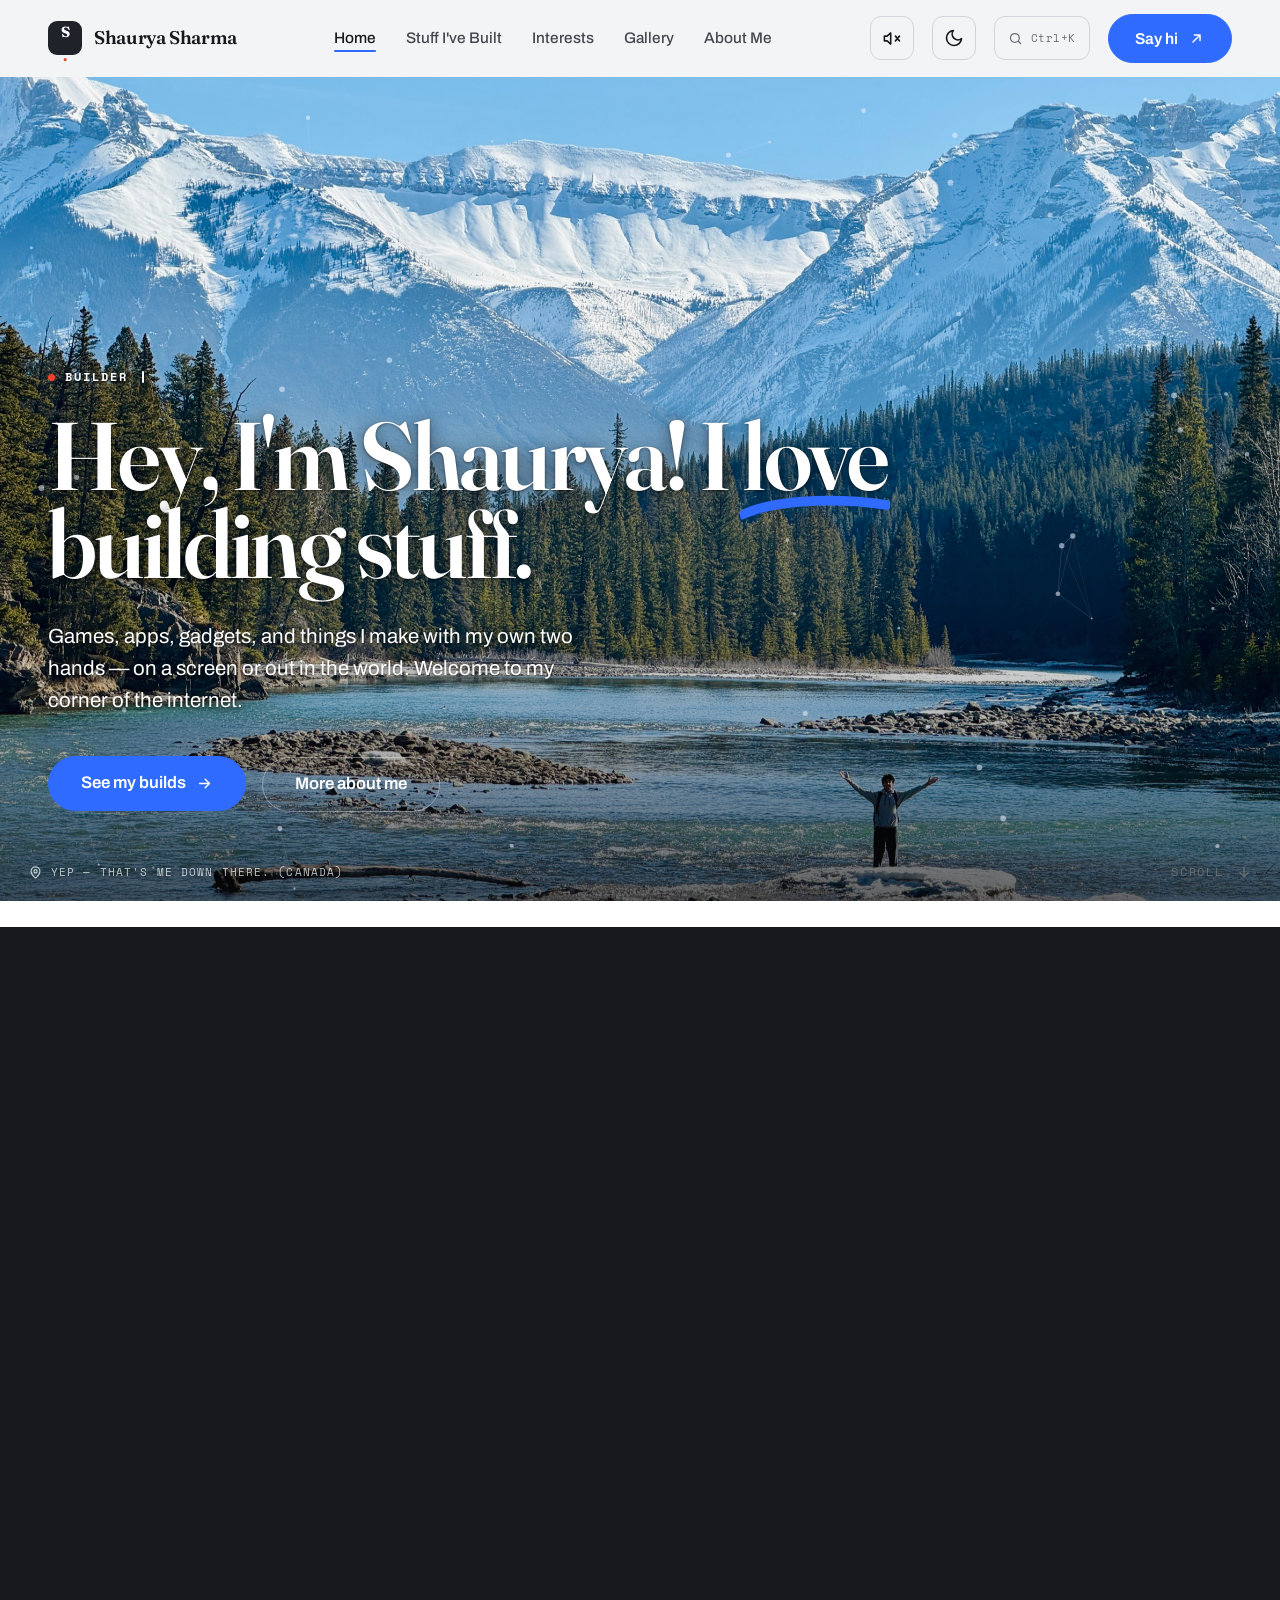
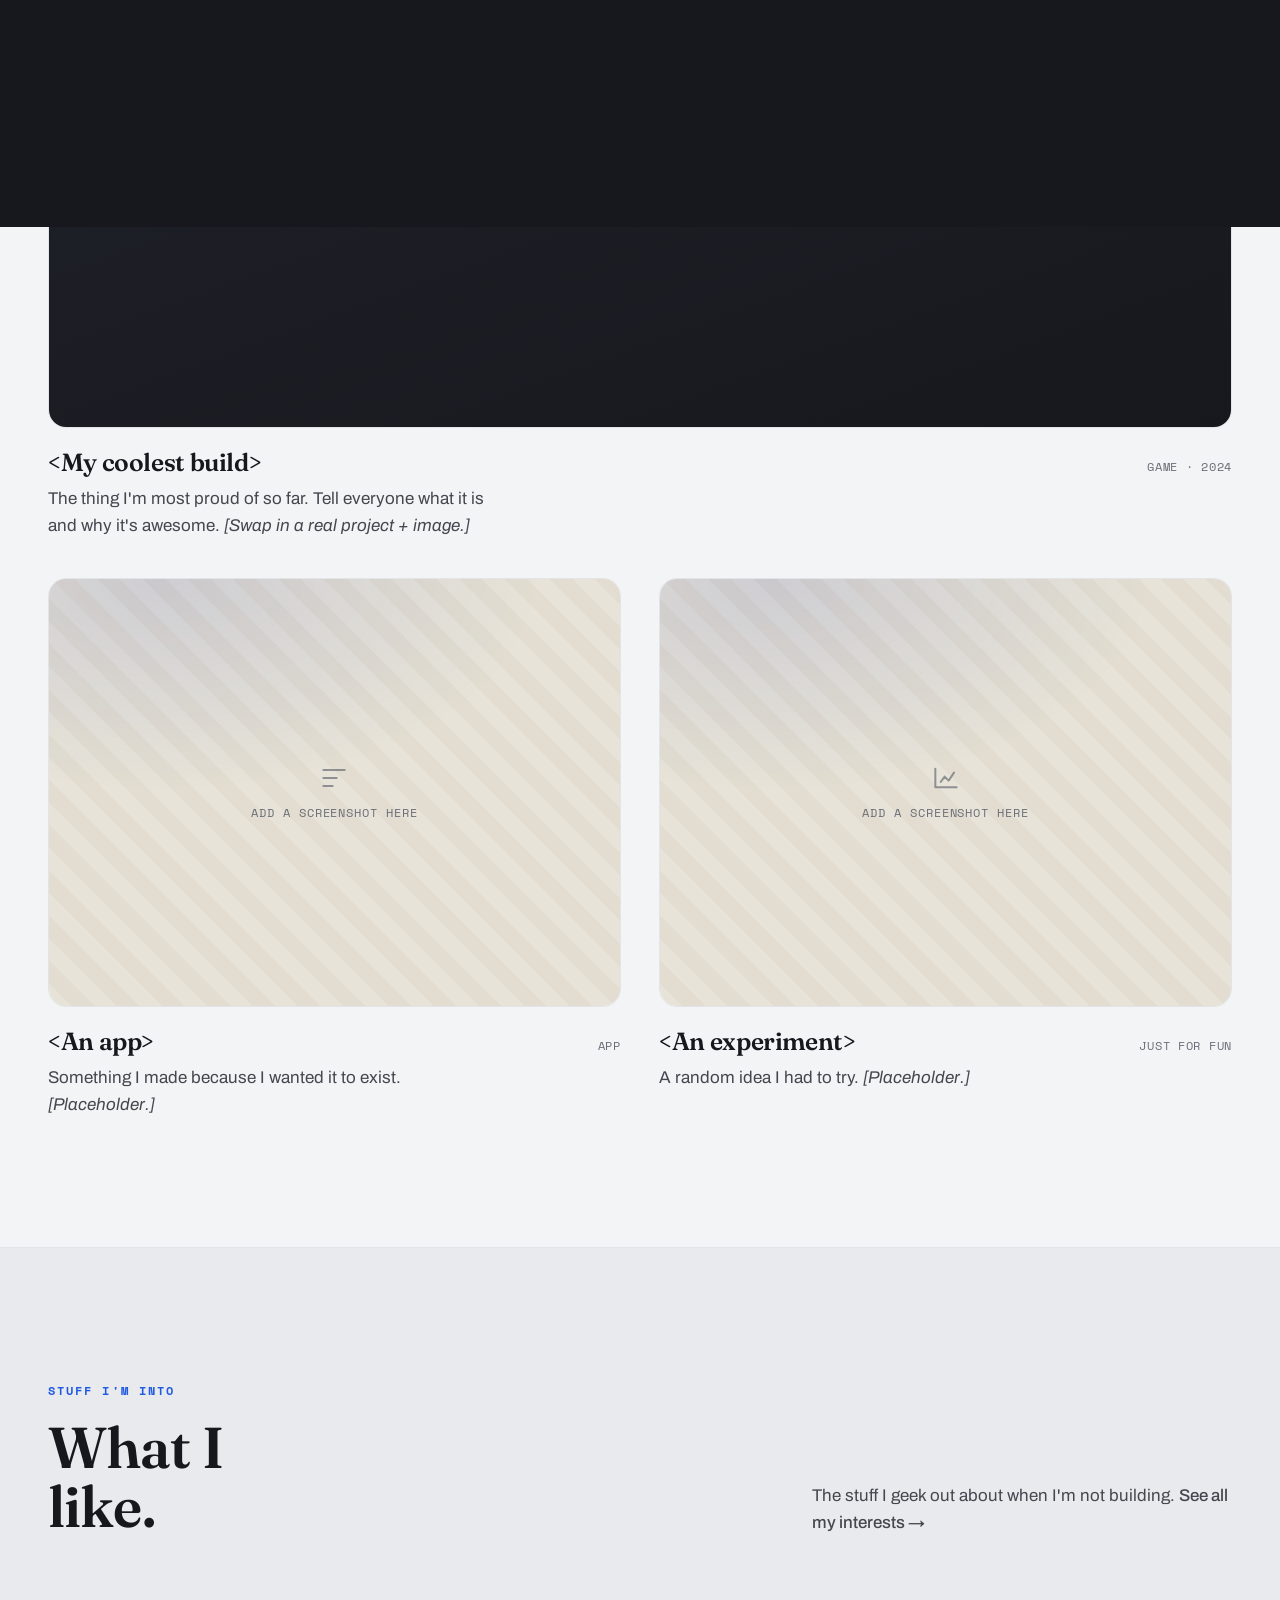
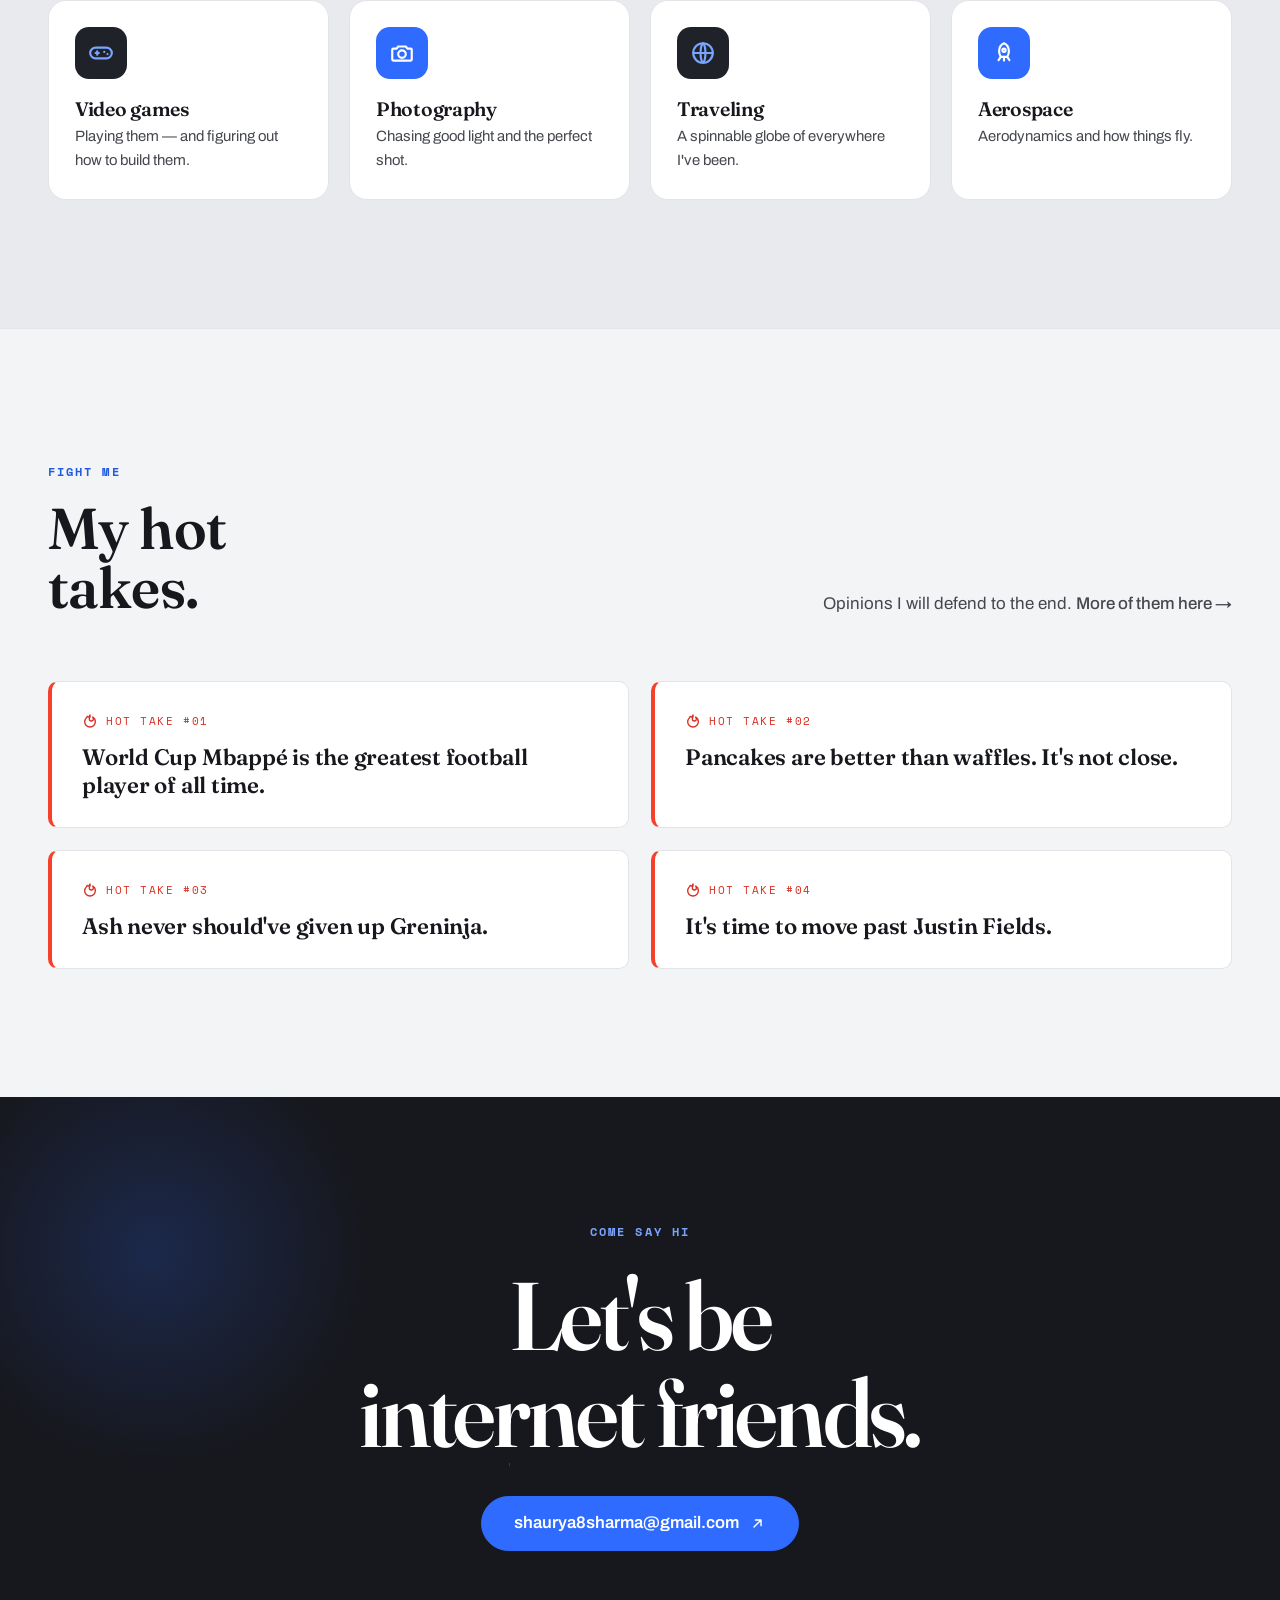
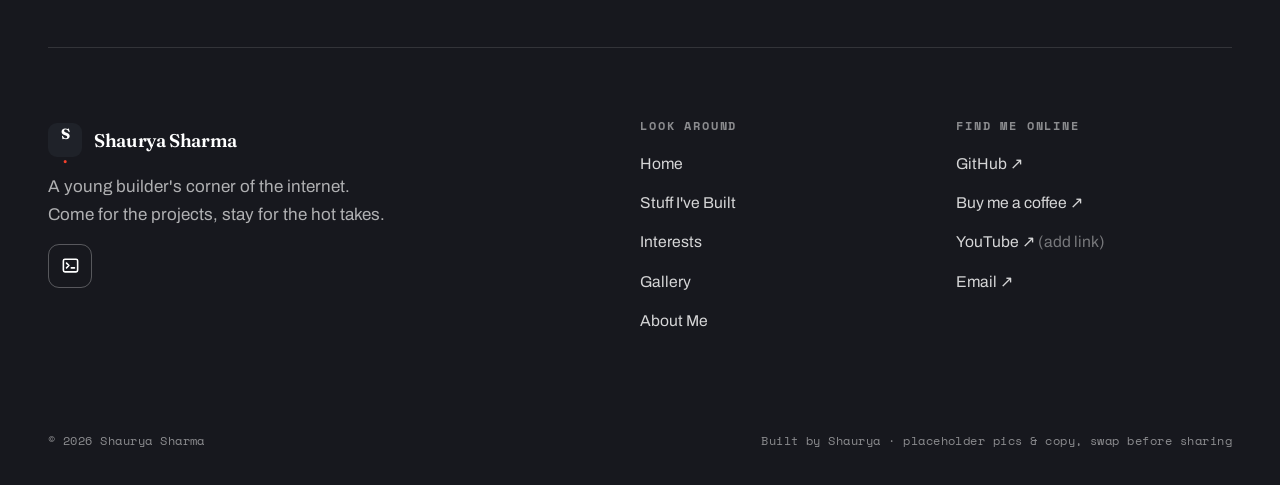
<file: index.html>
<!DOCTYPE html>
<html lang="en">
<head>
  <meta charset="UTF-8" />
  <meta name="viewport" content="width=device-width, initial-scale=1" />
  <title>Shaurya Sharma — I Love Building Stuff</title>
  <meta name="description" content="Hey, I'm Shaurya! I love building things — games, apps, gadgets, and stuff I make in real life. This is my corner of the internet." />
  <meta name="theme-color" content="#1f2229" />
  <link rel="preconnect" href="https://fonts.googleapis.com" />
  <link rel="preconnect" href="https://fonts.gstatic.com" crossorigin />
  <link href="https://fonts.googleapis.com/css2?family=Archivo:wght@400;500;600;700&family=Fraunces:ital,opsz,wght@0,9..144,400;0,9..144,600;0,9..144,700;1,9..144,600&family=Space+Mono:wght@400;700&display=swap" rel="stylesheet" />
  <link rel="stylesheet" href="assets/styles.css?v=15" />
  <link rel="icon" href="data:image/svg+xml,%3Csvg xmlns='http://www.w3.org/2000/svg' viewBox='0 0 32 32'%3E%3Crect width='32' height='32' rx='7' fill='%231f2229'/%3E%3Ctext x='15' y='23' font-family='Georgia,serif' font-size='19' font-weight='700' fill='white' text-anchor='middle'%3ES%3C/text%3E%3Ccircle cx='25' cy='8' r='3' fill='%23f5402c'/%3E%3C/svg%3E" />
  <script>(function(){try{var t=localStorage.getItem('theme');if(!t)t=matchMedia('(prefers-color-scheme: dark)').matches?'dark':'light';document.documentElement.setAttribute('data-theme',t);}catch(e){}})();</script>
</head>
<body>
  <!-- ============ PRELOADER ============ -->
  <div id="preloader" class="preloader" role="status" aria-label="Loading">
    <div class="preloader__inner">
      <span class="preloader__mark">S<span class="preloader__dot">.</span></span>
      <div class="preloader__bar"><span></span></div>
      <span class="preloader__pct">Loading</span>
    </div>
  </div>

  <!-- ============ HEADER ============ -->
  <header class="site-header">
    <div class="container">
      <nav class="nav" aria-label="Primary">
        <a class="brand" href="index.html" aria-label="Shaurya Sharma — Home">
          <span class="brand__mark">S<span class="star">.</span></span>
          Shaurya Sharma
        </a>
        <ul class="nav__links">
          <li><a href="index.html" class="is-active">Home</a></li>
          <li><a href="work.html">Stuff I've Built</a></li><li><a href="interests.html">Interests</a></li><li><a href="gallery.html">Gallery</a></li>
          <li><a href="about.html">About Me</a></li>
        </ul>
        <div class="nav__right">
          <a class="btn btn--coral" href="#connect">Say hi <svg viewBox="0 0 24 24" fill="none" stroke="currentColor" stroke-width="2"><path d="M7 17L17 7M9 7h8v8" stroke-linecap="round" stroke-linejoin="round"/></svg></a>
          <button class="nav__toggle" aria-label="Open menu" aria-expanded="false"><svg viewBox="0 0 24 24" fill="none" stroke="currentColor" stroke-width="2"><path d="M4 8h16M4 16h16" stroke-linecap="round"/></svg></button>
        </div>
      </nav>
    </div>
  </header>

  <main>
    <!-- ============ HERO (photo) ============ -->
    <section class="hero hero--photo">
      <div class="hero__media">
        <img id="heroImg" src="assets/hero.jpg" alt="Shaurya standing on a rock in a river with his arms raised, snow-capped mountains behind him" onerror="this.style.display='none'" />
      </div>
      <div class="hero__scrim"></div>
      <div class="container hero__inner">
        <div class="hero__eyebrow reveal">
          <span class="label label--dot"><span class="typer" data-words="Builder,Maker,Tinkerer,Coder,Gamer,Designer,Dreamer,Photographer,Explorer,Programmer">Builder</span><span class="typer-caret" aria-hidden="true"></span></span>
        </div>
        <h1 class="reveal" data-d="1">Hey, I'm Shaurya! I <span class="mark">love<svg viewBox="0 0 200 20" preserveAspectRatio="none" fill="none"><path d="M3 14c40-9 120-11 194-6" stroke="currentColor" stroke-width="6" stroke-linecap="round"/></svg></span> building stuff.</h1>
        <p class="hero__lead reveal" data-d="2">Games, apps, gadgets, and things I make with my own two hands — on a screen or out in the world. Welcome to my corner of the internet.</p>
        <div class="hero__actions reveal" data-d="3">
          <a class="btn btn--coral btn--lg" href="work.html">See my builds <svg viewBox="0 0 24 24" fill="none" stroke="currentColor" stroke-width="2"><path d="M5 12h14M13 6l6 6-6 6" stroke-linecap="round" stroke-linejoin="round"/></svg></a>
          <a class="btn btn--onDark-ghost btn--lg" href="about.html">More about me</a>
        </div>
      </div>
      <span class="hero__caption"><svg viewBox="0 0 24 24" fill="none" stroke="currentColor" stroke-width="2"><path d="M12 21s-7-6-7-11a7 7 0 0 1 14 0c0 5-7 11-7 11z" stroke-linejoin="round"/><circle cx="12" cy="10" r="2.5"/></svg> Yep — that's me down there. (Canada)</span>
      <a class="hero__scroll" href="#built">Scroll <svg viewBox="0 0 24 24" fill="none" stroke="currentColor" stroke-width="2"><path d="M12 5v14M6 13l6 6 6-6" stroke-linecap="round" stroke-linejoin="round"/></svg></a>
    </section>

    <!-- ============ STATS STRIP ============ -->
    <section class="stat-strip">
      <div class="container">
        <div class="stat-strip__grid">
          <div class="hero__stat reveal"><b data-count="24" data-prefix="+">+24</b><span>Things built</span></div>
          <div class="hero__stat reveal" data-d="1"><b data-count="5">5</b><span>Languages I code in</span></div>
          <div class="hero__stat reveal" data-d="2"><b data-count="13">13</b><span>Countries visited</span></div>
        </div>
      </div>
    </section>

    <!-- ============ MARQUEE ============ -->
    <div class="marquee" aria-hidden="true">
      <div class="marquee__track">
        <span class="marquee__item">Building <span class="sep">✦</span> Coding <span class="sep">✦</span> 3D printing <span class="sep">✦</span> Electronics <span class="sep">✦</span> Gaming <span class="sep">✦</span> Tinkering <span class="sep">✦</span> Making <span class="sep">✦</span>&nbsp;</span>
        <span class="marquee__item">Building <span class="sep">✦</span> Coding <span class="sep">✦</span> 3D printing <span class="sep">✦</span> Electronics <span class="sep">✦</span> Gaming <span class="sep">✦</span> Tinkering <span class="sep">✦</span> Making <span class="sep">✦</span>&nbsp;</span>
      </div>
    </div>

    <!-- ============ STUFF I'VE BUILT ============ -->
    <section class="section" id="built">
      <div class="container">
        <div class="section-head reveal">
          <div class="section-head__title">
            <span class="label label--coral">The fun stuff</span>
            <h2>Stuff I've built.</h2>
          </div>
          <a class="btn btn--ghost" href="work.html">See everything <svg viewBox="0 0 24 24" fill="none" stroke="currentColor" stroke-width="2"><path d="M5 12h14M13 6l6 6-6 6" stroke-linecap="round" stroke-linejoin="round"/></svg></a>
        </div>
        <div class="work-grid">
          <a class="project project--wide reveal" href="work.html">
            <div class="project__media">
              <div class="ph ph--cobalt"><div class="ph__inner"><svg viewBox="0 0 24 24" fill="none" stroke="currentColor" stroke-width="1.5"><rect x="3" y="4" width="18" height="14" rx="2"/><path d="M3 9h18M8 18v2M16 18v2" stroke-linecap="round"/></svg><span>Add a screenshot here</span></div></div>
              <div class="project__arrow"><svg viewBox="0 0 24 24" fill="none" stroke="currentColor" stroke-width="2"><path d="M7 17L17 7M9 7h8v8" stroke-linecap="round" stroke-linejoin="round"/></svg></div>
            </div>
            <div class="project__meta"><h3>&lt;My coolest build&gt;</h3><div class="project__tags">Game · 2024</div></div>
            <p class="project__desc">The thing I'm most proud of so far. Tell everyone what it is and why it's awesome. <em>[Swap in a real project + image.]</em></p>
          </a>
          <a class="project reveal" data-d="1" href="work.html">
            <div class="project__media">
              <div class="ph"><div class="ph__inner"><svg viewBox="0 0 24 24" fill="none" stroke="currentColor" stroke-width="1.5"><path d="M4 6h16M4 12h10M4 18h7" stroke-linecap="round"/></svg><span>Add a screenshot here</span></div></div>
              <div class="project__arrow"><svg viewBox="0 0 24 24" fill="none" stroke="currentColor" stroke-width="2"><path d="M7 17L17 7M9 7h8v8" stroke-linecap="round" stroke-linejoin="round"/></svg></div>
            </div>
            <div class="project__meta"><h3>&lt;An app&gt;</h3><div class="project__tags">App</div></div>
            <p class="project__desc">Something I made because I wanted it to exist. <em>[Placeholder.]</em></p>
          </a>
          <a class="project reveal" data-d="2" href="work.html">
            <div class="project__media">
              <div class="ph"><div class="ph__inner"><svg viewBox="0 0 24 24" fill="none" stroke="currentColor" stroke-width="1.5"><path d="M4 19V5M4 19h16M8 15l3-4 3 3 4-6" stroke-linecap="round" stroke-linejoin="round"/></svg><span>Add a screenshot here</span></div></div>
              <div class="project__arrow"><svg viewBox="0 0 24 24" fill="none" stroke="currentColor" stroke-width="2"><path d="M7 17L17 7M9 7h8v8" stroke-linecap="round" stroke-linejoin="round"/></svg></div>
            </div>
            <div class="project__meta"><h3>&lt;An experiment&gt;</h3><div class="project__tags">Just for fun</div></div>
            <p class="project__desc">A random idea I had to try. <em>[Placeholder.]</em></p>
          </a>
        </div>
      </div>
    </section>

    <!-- ============ LIVE FROM GITHUB ============ -->
    <section class="section" style="padding-top:0">
      <div class="container">
        <div class="section-head reveal">
          <div class="section-head__title">
            <span class="label label--coral">Straight from the source</span>
            <h2>Fresh off GitHub.</h2>
          </div>
          <p>My latest repos, pulled in live — whatever I pushed most recently shows up here automatically.</p>
        </div>
        <div class="gh-grid reveal" id="gh-grid">
          <div class="gh-card skeleton"><span class="gh-card__name">loading</span><span class="gh-card__desc">loading a repo…</span><span class="gh-card__meta">…</span></div>
          <div class="gh-card skeleton"><span class="gh-card__name">loading</span><span class="gh-card__desc">loading a repo…</span><span class="gh-card__meta">…</span></div>
          <div class="gh-card skeleton"><span class="gh-card__name">loading</span><span class="gh-card__desc">loading a repo…</span><span class="gh-card__meta">…</span></div>
        </div>
        <p class="gh-note">Live from <a class="ulink" href="https://github.com/shaurya8sharma-bot" target="_blank" rel="noopener">github.com/shaurya8sharma-bot</a> ✦ no copy-pasting here.</p>
      </div>
    </section>

    <!-- ============ WHAT I LIKE ============ -->
    <section class="section" style="background:var(--paper-2);border-top:1px solid var(--line);border-bottom:1px solid var(--line)" id="likes">
      <div class="container">
        <div class="section-head reveal">
          <div class="section-head__title">
            <span class="label label--coral">Stuff I'm into</span>
            <h2>What I like.</h2>
          </div>
          <p>The stuff I geek out about when I'm not building. <a class="ulink" href="interests.html">See all my interests →</a></p>
        </div>
        <div class="likes">
          <a class="like reveal" href="video-games.html">
            <div class="like__ic"><svg viewBox="0 0 24 24" fill="none" stroke="currentColor" stroke-width="2"><rect x="2" y="7" width="20" height="10" rx="5"/><path d="M7 12h3M8.5 10.5v3M15 11h.01M18 13h.01" stroke-linecap="round"/></svg></div>
            <h3>Video games</h3>
            <p>Playing them — and figuring out how to build them.</p>
          </a>
          <a class="like reveal" data-d="1" href="photography.html">
            <div class="like__ic"><svg viewBox="0 0 24 24" fill="none" stroke="currentColor" stroke-width="2"><path d="M4 8h3l1.5-2h7L17 8h3a1 1 0 0 1 1 1v9a1 1 0 0 1-1 1H4a1 1 0 0 1-1-1V9a1 1 0 0 1 1-1z" stroke-linejoin="round"/><circle cx="12" cy="13" r="3.5"/></svg></div>
            <h3>Photography</h3>
            <p>Chasing good light and the perfect shot.</p>
          </a>
          <a class="like reveal" data-d="2" href="traveling.html">
            <div class="like__ic"><svg viewBox="0 0 24 24" fill="none" stroke="currentColor" stroke-width="2"><circle cx="12" cy="12" r="9"/><path d="M3 12h18" stroke-linecap="round"/><path d="M12 3c3 3 3 15 0 18M12 3c-3 3-3 15 0 18" stroke-linecap="round"/></svg></div>
            <h3>Traveling</h3>
            <p>A spinnable globe of everywhere I've been.</p>
          </a>
          <a class="like reveal" data-d="3" href="aerospace.html">
            <div class="like__ic"><svg viewBox="0 0 24 24" fill="none" stroke="currentColor" stroke-width="2"><path d="M12 3c2.8 1.2 4.5 4 4.5 7.5 0 2-.8 3.8-1.5 5H9c-.7-1.2-1.5-3-1.5-5C7.5 7 9.2 4.2 12 3z" stroke-linejoin="round"/><circle cx="12" cy="9.5" r="1.5"/><path d="M9 15.5l-2 3M15 15.5l2 3M12 15.5v3.5" stroke-linecap="round"/></svg></div>
            <h3>Aerospace</h3>
            <p>Aerodynamics and how things fly.</p>
          </a>
        </div>
      </div>
    </section>

    <!-- ============ HOT TAKES ============ -->
    <section class="section" id="takes">
      <div class="container">
        <div class="section-head reveal">
          <div class="section-head__title">
            <span class="label label--coral">Fight me</span>
            <h2>My hot takes.</h2>
          </div>
          <p>Opinions I will defend to the end. <a class="ulink" href="about.html#takes">More of them here →</a></p>
        </div>
        <div class="takes">
          <div class="take reveal">
            <span class="take__tag"><svg viewBox="0 0 24 24" fill="none" stroke="currentColor" stroke-width="2"><path d="M12 3c1 3-1 4-1 6a3 3 0 0 0 6 0c0-1-.3-2-1-3 2 1 4 4 4 7a8 8 0 0 1-16 0c0-4 3-6 4-8 1 2 3 1 4-2z" stroke-linejoin="round"/></svg> Hot take #01</span>
            <p>World Cup Mbappé is the greatest football player of all time.</p>
          </div>
          <div class="take reveal" data-d="1">
            <span class="take__tag"><svg viewBox="0 0 24 24" fill="none" stroke="currentColor" stroke-width="2"><path d="M12 3c1 3-1 4-1 6a3 3 0 0 0 6 0c0-1-.3-2-1-3 2 1 4 4 4 7a8 8 0 0 1-16 0c0-4 3-6 4-8 1 2 3 1 4-2z" stroke-linejoin="round"/></svg> Hot take #02</span>
            <p>Pancakes are better than waffles. It's not close.</p>
          </div>
          <div class="take reveal" data-d="2">
            <span class="take__tag"><svg viewBox="0 0 24 24" fill="none" stroke="currentColor" stroke-width="2"><path d="M12 3c1 3-1 4-1 6a3 3 0 0 0 6 0c0-1-.3-2-1-3 2 1 4 4 4 7a8 8 0 0 1-16 0c0-4 3-6 4-8 1 2 3 1 4-2z" stroke-linejoin="round"/></svg> Hot take #03</span>
            <p>Ash never should've given up Greninja.</p>
          </div>
          <div class="take reveal" data-d="3">
            <span class="take__tag"><svg viewBox="0 0 24 24" fill="none" stroke="currentColor" stroke-width="2"><path d="M12 3c1 3-1 4-1 6a3 3 0 0 0 6 0c0-1-.3-2-1-3 2 1 4 4 4 7a8 8 0 0 1-16 0c0-4 3-6 4-8 1 2 3 1 4-2z" stroke-linejoin="round"/></svg> Hot take #04</span>
            <p>It's time to move past Justin Fields.</p>
          </div>
        </div>
      </div>
    </section>
  </main>

  <!-- ============ CONNECT / FOOTER ============ -->
  <footer class="footer" id="connect">
    <div class="container">
      <div class="footer__cta reveal">
        <span class="label">Come say hi</span>
        <h2><a href="mailto:shaurya8sharma@gmail.com">Let's be<br>internet friends.</a></h2>
        <a class="btn btn--onDark btn--lg" href="mailto:shaurya8sharma@gmail.com">shaurya8sharma@gmail.com <svg viewBox="0 0 24 24" fill="none" stroke="currentColor" stroke-width="2"><path d="M7 17L17 7M9 7h8v8" stroke-linecap="round" stroke-linejoin="round"/></svg></a>
      </div>
      <div class="footer__grid">
        <div class="footer__brand">
          <a class="brand" href="index.html" style="color:#fff"><span class="brand__mark">S<span class="star">.</span></span> Shaurya Sharma</a>
          <p>A young builder's corner of the internet. Come for the projects, stay for the hot takes.</p>
        </div>
        <div>
          <h4>Look around</h4>
          <ul>
            <li><a href="index.html">Home</a></li>
            <li><a href="work.html">Stuff I've Built</a></li><li><a href="interests.html">Interests</a></li><li><a href="gallery.html">Gallery</a></li>
            <li><a href="about.html">About Me</a></li>
          </ul>
        </div>
        <div>
          <h4>Find me online</h4>
          <ul>
            <li><a href="https://github.com/shaurya8sharma-bot" target="_blank" rel="noopener">GitHub ↗</a></li><li><a href="https://buymeacoffee.com/shauryasharma" target="_blank" rel="noopener">Buy me a coffee ↗</a></li>
            <li><a href="#" target="_blank" rel="noopener">YouTube ↗ <span style="opacity:.5">(add link)</span></a></li>
            <li><a href="mailto:shaurya8sharma@gmail.com">Email ↗</a></li>
          </ul>
        </div>
      </div>
      <div class="footer__bottom">
        <span>© <span id="year">2026</span> Shaurya Sharma</span>
        <span>Built by Shaurya · placeholder pics &amp; copy, swap before sharing</span>
      </div>
    </div>
  </footer>

  <script src="assets/script.js?v=15"></script>
</body>
</html>
</file>
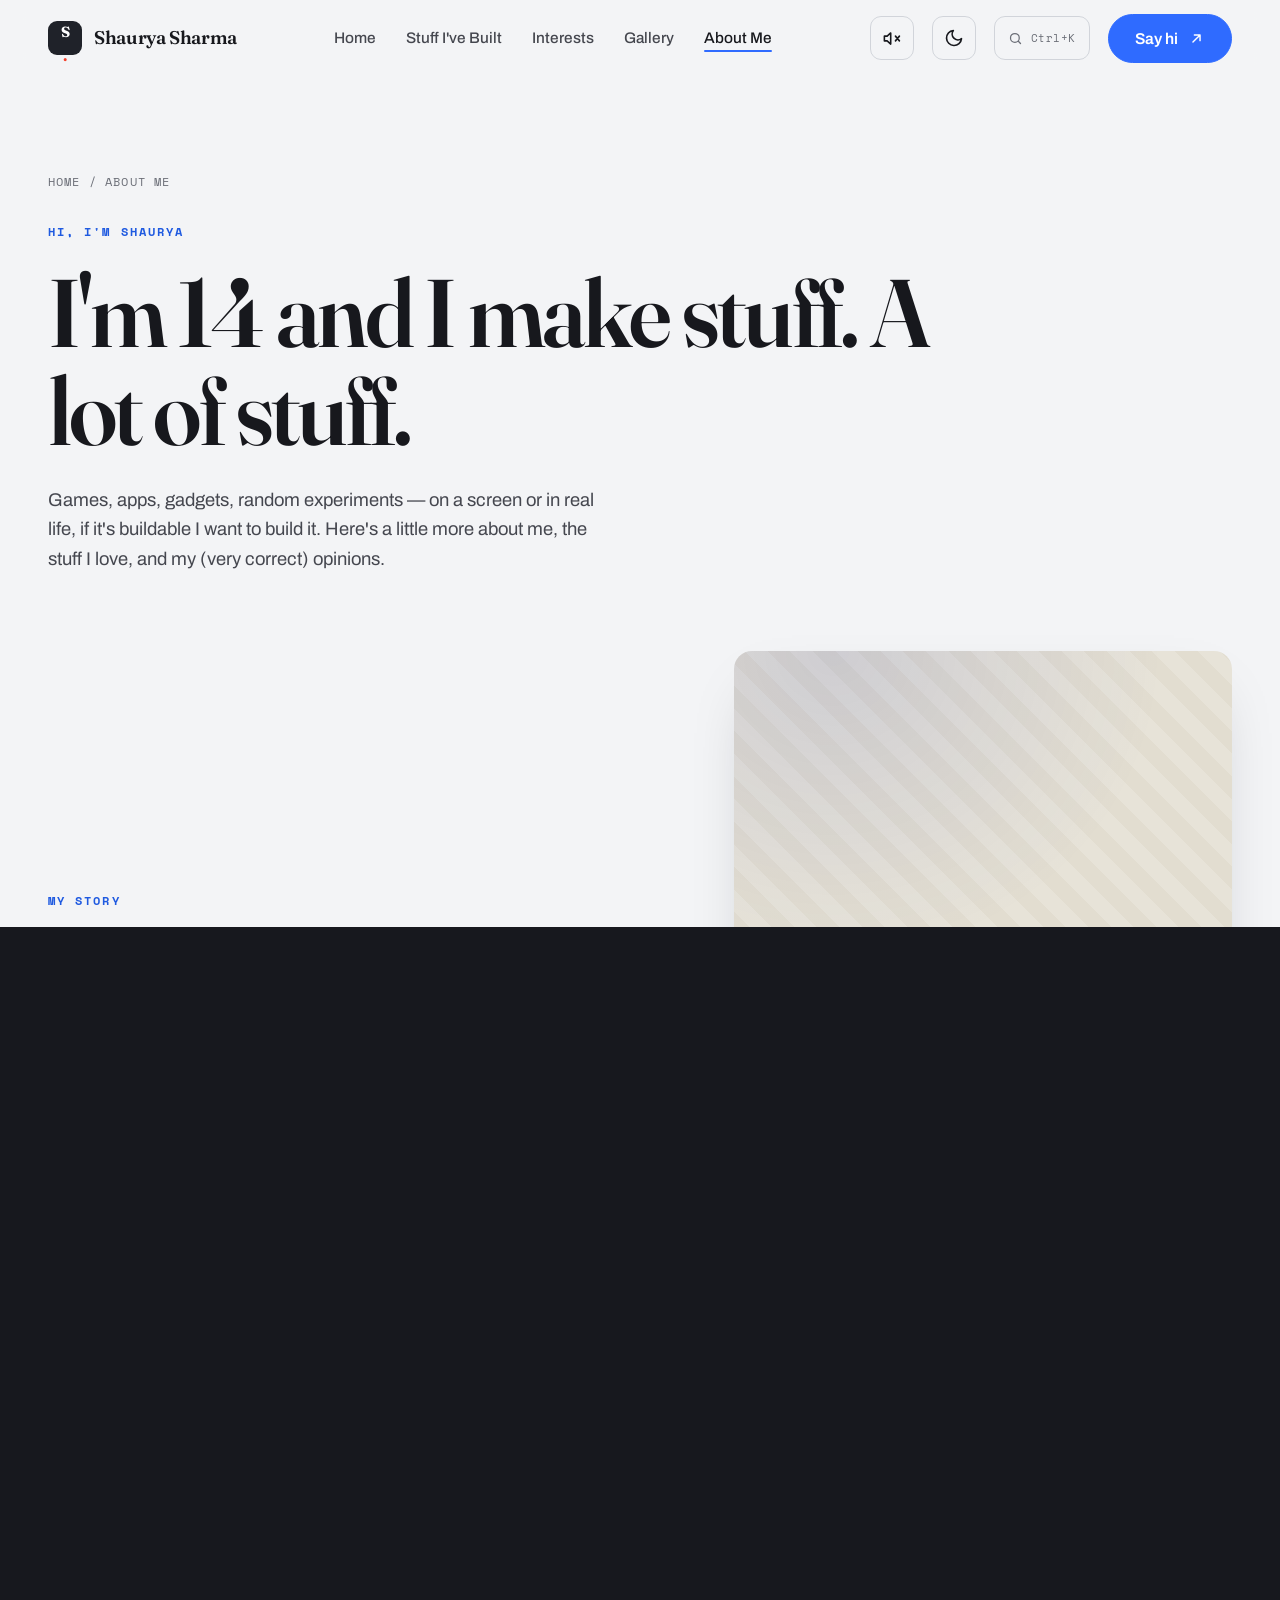
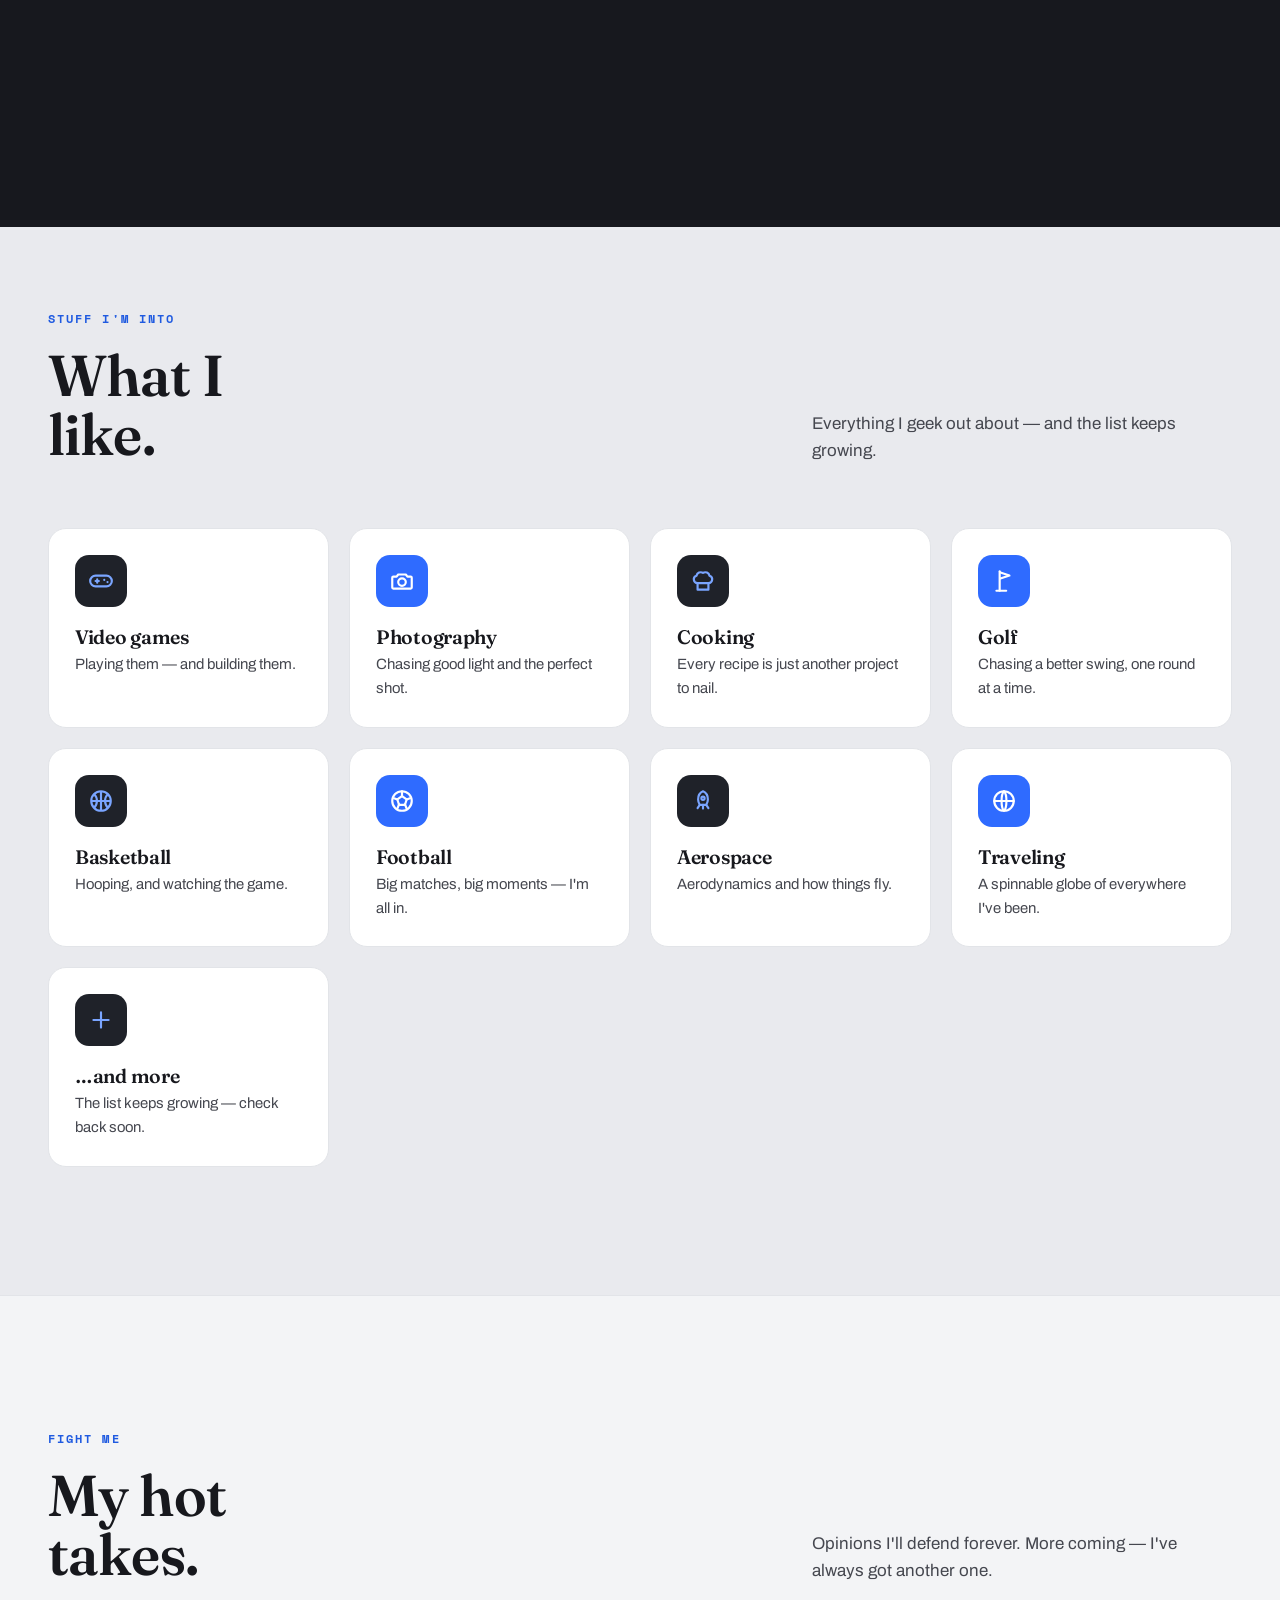
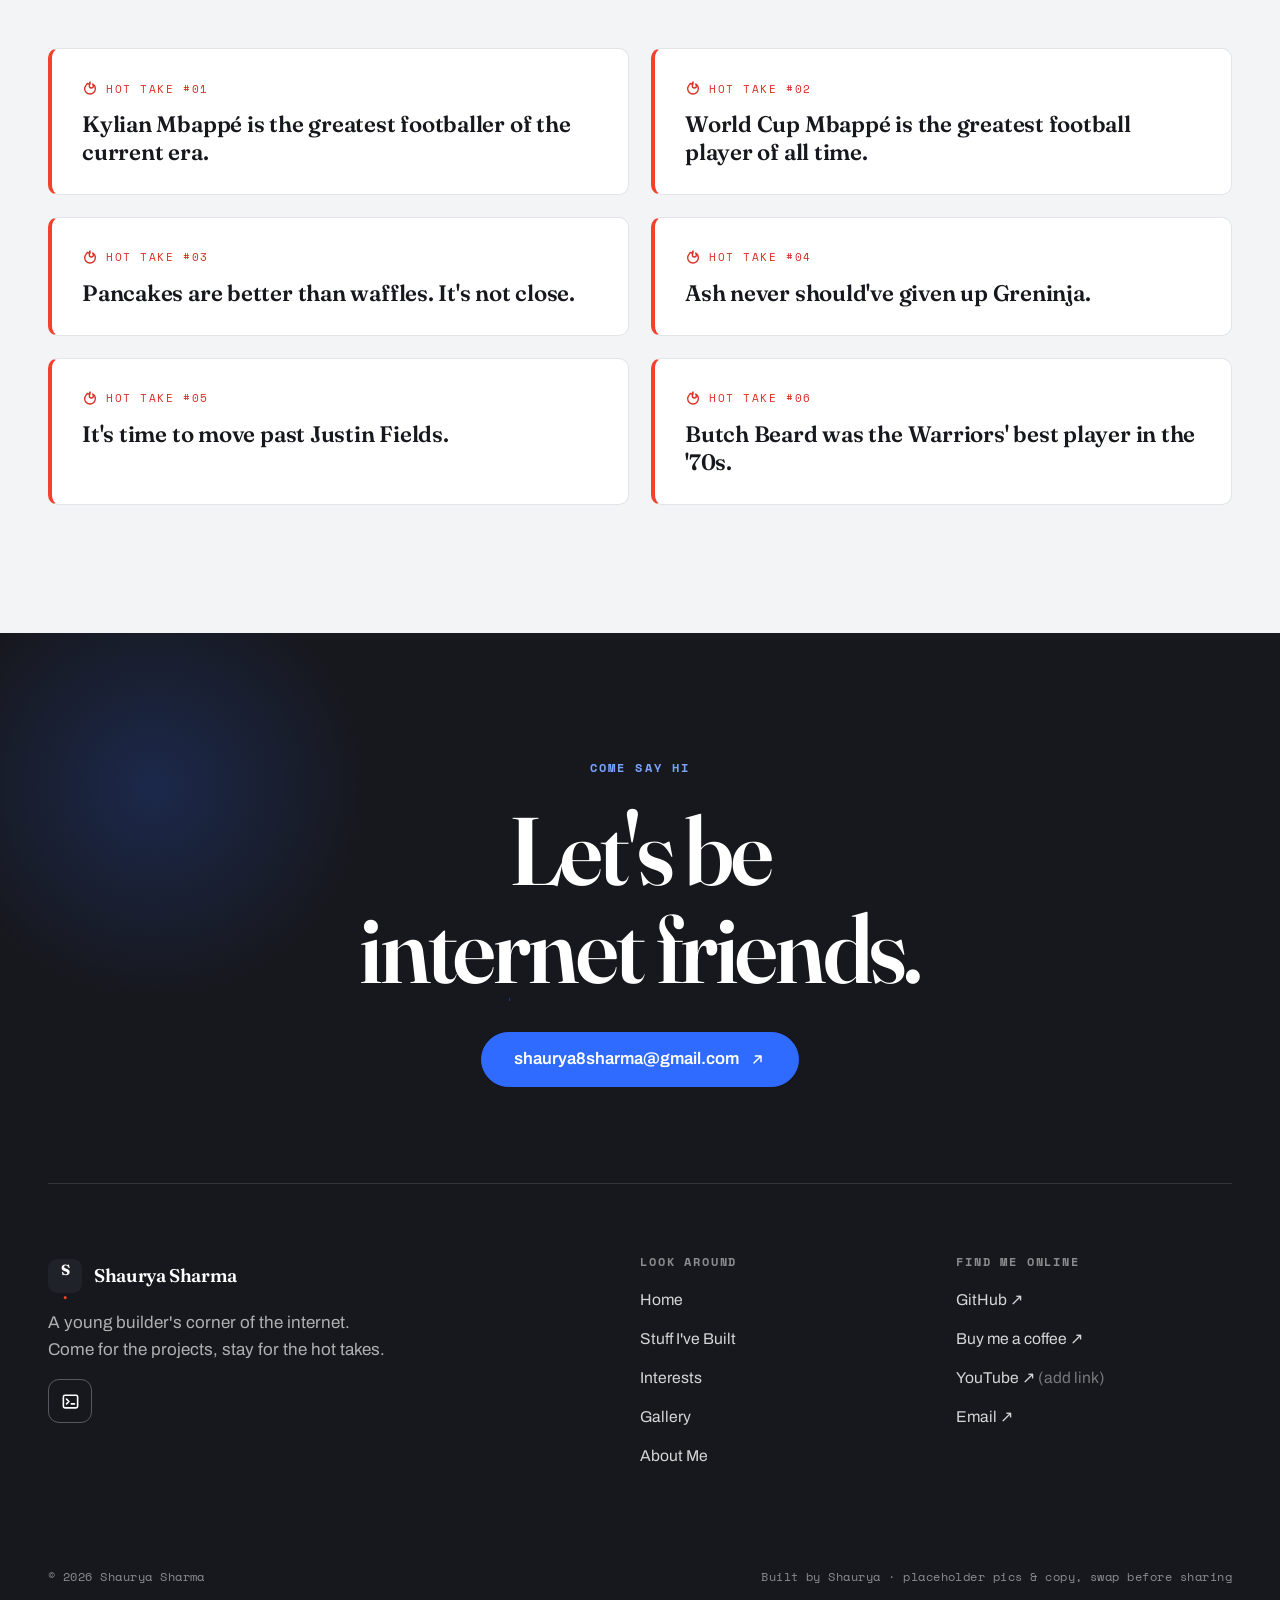
<file: about.html>
<!DOCTYPE html>
<html lang="en">
<head>
  <meta charset="UTF-8" />
  <meta name="viewport" content="width=device-width, initial-scale=1" />
  <title>About Me — Shaurya Sharma</title>
  <meta name="description" content="A bit about Shaurya Sharma — a 14-year-old who loves building things, playing games, and having strong opinions about them." />
  <meta name="theme-color" content="#1f2229" />
  <link rel="preconnect" href="https://fonts.googleapis.com" />
  <link rel="preconnect" href="https://fonts.gstatic.com" crossorigin />
  <link href="https://fonts.googleapis.com/css2?family=Archivo:wght@400;500;600;700&family=Fraunces:ital,opsz,wght@0,9..144,400;0,9..144,600;0,9..144,700;1,9..144,600&family=Space+Mono:wght@400;700&display=swap" rel="stylesheet" />
  <link rel="stylesheet" href="assets/styles.css?v=15" />
  <link rel="icon" href="data:image/svg+xml,%3Csvg xmlns='http://www.w3.org/2000/svg' viewBox='0 0 32 32'%3E%3Crect width='32' height='32' rx='7' fill='%231f2229'/%3E%3Ctext x='15' y='23' font-family='Georgia,serif' font-size='19' font-weight='700' fill='white' text-anchor='middle'%3ES%3C/text%3E%3Ccircle cx='25' cy='8' r='3' fill='%23f5402c'/%3E%3C/svg%3E" />
  <script>(function(){try{var t=localStorage.getItem('theme');if(!t)t=matchMedia('(prefers-color-scheme: dark)').matches?'dark':'light';document.documentElement.setAttribute('data-theme',t);}catch(e){}})();</script>
</head>
<body>
  <header class="site-header">
    <div class="container">
      <nav class="nav" aria-label="Primary">
        <a class="brand" href="index.html" aria-label="Shaurya Sharma — Home"><span class="brand__mark">S<span class="star">.</span></span> Shaurya Sharma</a>
        <ul class="nav__links">
          <li><a href="index.html">Home</a></li>
          <li><a href="work.html">Stuff I've Built</a></li><li><a href="interests.html">Interests</a></li><li><a href="gallery.html">Gallery</a></li>
          <li><a href="about.html" class="is-active">About Me</a></li>
        </ul>
        <div class="nav__right">
          <a class="btn btn--coral" href="#connect">Say hi <svg viewBox="0 0 24 24" fill="none" stroke="currentColor" stroke-width="2"><path d="M7 17L17 7M9 7h8v8" stroke-linecap="round" stroke-linejoin="round"/></svg></a>
          <button class="nav__toggle" aria-label="Open menu" aria-expanded="false"><svg viewBox="0 0 24 24" fill="none" stroke="currentColor" stroke-width="2"><path d="M4 8h16M4 16h16" stroke-linecap="round"/></svg></button>
        </div>
      </nav>
    </div>
  </header>

  <main>
    <section class="pagehero">
      <div class="container">
        <div class="crumb reveal"><a href="index.html">Home</a> / About Me</div>
        <span class="label label--coral reveal">Hi, I'm Shaurya</span>
        <h1 class="reveal" data-d="1">I'm 14 and I make stuff. A lot of stuff.</h1>
        <p class="reveal" data-d="2">Games, apps, gadgets, random experiments — on a screen or in real life, if it's buildable I want to build it. Here's a little more about me, the stuff I love, and my (very correct) opinions.</p>
      </div>
    </section>

    <!-- STORY + FUN FACTS -->
    <section class="section" style="padding-top:clamp(16px,2vw,28px)">
      <div class="container">
        <div class="about">
          <div class="about__body reveal">
            <span class="label label--coral">My story</span>
            <h2>It started with taking things apart.</h2>
            <p>I've always wanted to know how stuff works — so I'd take it apart, poke at it, and (usually) put it back together. That turned into building my own things — little games and apps, sure, but also stuff I can actually hold: gadgets, contraptions, and projects that started as "wouldn't it be cool if…"</p>
            <p>Now I basically can't stop. I love the moment an idea in my head becomes something real — whether that's on a screen or sitting right in front of me on my desk. I'm still learning tons, and that's honestly my favorite part.</p>
            <p>When I'm not building, I'm probably gaming, messing with tech, or arguing about <a class="ulink" href="#takes">my hot takes</a>.</p>
          </div>
          <div class="reveal" data-d="2">
            <div class="about__photo" style="margin-bottom:24px">
              <div class="ph"><div class="ph__inner"><svg viewBox="0 0 24 24" fill="none" stroke="currentColor" stroke-width="1.5"><circle cx="12" cy="9" r="4"/><path d="M4 21c0-4.4 3.6-7 8-7s8 2.6 8 7" stroke-linecap="round"/></svg><span>Add a photo of you</span></div></div>
            </div>
            <dl class="facts">
              <div class="fact"><dt>Name</dt><dd>Shaurya Sharma</dd></div>
              <div class="fact"><dt>Age</dt><dd>14</dd></div>
              <div class="fact"><dt>Building since</dt><dd>&lt;age you started&gt;</dd></div>
              <div class="fact"><dt>Currently making</dt><dd>&lt;your project&gt;</dd></div>
              <div class="fact"><dt>Favorite game</dt><dd>&lt;your pick&gt;</dd></div>
              <div class="fact"><dt>Dream build</dt><dd>&lt;the big idea&gt;</dd></div>
            </dl>
          </div>
        </div>
      </div>
    </section>

    <!-- WHAT I LIKE (full) -->
    <section class="section" style="background:var(--paper-2);border-top:1px solid var(--line);border-bottom:1px solid var(--line)" id="likes">
      <div class="container">
        <div class="section-head reveal">
          <div class="section-head__title">
            <span class="label label--coral">Stuff I'm into</span>
            <h2>What I like.</h2>
          </div>
          <p>Everything I geek out about — and the list keeps growing.</p>
        </div>
        <div class="likes">
          <a class="like reveal" href="video-games.html">
            <div class="like__ic"><svg viewBox="0 0 24 24" fill="none" stroke="currentColor" stroke-width="2"><rect x="2" y="7" width="20" height="10" rx="5"/><path d="M7 12h3M8.5 10.5v3M15 11h.01M18 13h.01" stroke-linecap="round"/></svg></div>
            <h3>Video games</h3>
            <p>Playing them — and building them.</p>
          </a>
          <a class="like reveal" data-d="1" href="photography.html">
            <div class="like__ic"><svg viewBox="0 0 24 24" fill="none" stroke="currentColor" stroke-width="2"><path d="M4 8h3l1.5-2h7L17 8h3a1 1 0 0 1 1 1v9a1 1 0 0 1-1 1H4a1 1 0 0 1-1-1V9a1 1 0 0 1 1-1z" stroke-linejoin="round"/><circle cx="12" cy="13" r="3.5"/></svg></div>
            <h3>Photography</h3>
            <p>Chasing good light and the perfect shot.</p>
          </a>
          <a class="like reveal" data-d="2" href="cooking.html">
            <div class="like__ic"><svg viewBox="0 0 24 24" fill="none" stroke="currentColor" stroke-width="2"><path d="M7 20h10M7 20v-6M17 20v-6" stroke-linecap="round"/><path d="M7 14a3.5 3.5 0 0 1-1-6.85A4 4 0 0 1 12 4.5a4 4 0 0 1 6 2.65A3.5 3.5 0 0 1 17 14H7z" stroke-linejoin="round"/></svg></div>
            <h3>Cooking</h3>
            <p>Every recipe is just another project to nail.</p>
          </a>
          <a class="like reveal" data-d="3" href="golf.html">
            <div class="like__ic"><svg viewBox="0 0 24 24" fill="none" stroke="currentColor" stroke-width="2"><path d="M8 3v18" stroke-linecap="round"/><path d="M8 4l9 3-9 3" stroke-linejoin="round"/><path d="M5 21h9" stroke-linecap="round"/></svg></div>
            <h3>Golf</h3>
            <p>Chasing a better swing, one round at a time.</p>
          </a>
          <a class="like reveal" href="basketball.html">
            <div class="like__ic"><svg viewBox="0 0 24 24" fill="none" stroke="currentColor" stroke-width="2"><circle cx="12" cy="12" r="9"/><path d="M12 3v18M3 12h18M5.6 5.6c3.5 3.4 3.5 9.4 0 12.8M18.4 5.6c-3.5 3.4-3.5 9.4 0 12.8"/></svg></div>
            <h3>Basketball</h3>
            <p>Hooping, and watching the game.</p>
          </a>
          <a class="like reveal" data-d="1" href="football.html">
            <div class="like__ic"><svg viewBox="0 0 24 24" fill="none" stroke="currentColor" stroke-width="2"><circle cx="12" cy="12" r="9"/><path d="M12 7.5l4.3 3.1-1.6 5H9.3l-1.6-5z" stroke-linejoin="round"/><path d="M12 3v4.5M4.6 9.5l3.1 1.1M19.4 9.5l-3.1 1.1M7.7 19l1.6-4M16.3 19l-1.6-4" stroke-linecap="round"/></svg></div>
            <h3>Football</h3>
            <p>Big matches, big moments — I'm all in.</p>
          </a>
          <a class="like reveal" data-d="2" href="aerospace.html">
            <div class="like__ic"><svg viewBox="0 0 24 24" fill="none" stroke="currentColor" stroke-width="2"><path d="M12 3c2.8 1.2 4.5 4 4.5 7.5 0 2-.8 3.8-1.5 5H9c-.7-1.2-1.5-3-1.5-5C7.5 7 9.2 4.2 12 3z" stroke-linejoin="round"/><circle cx="12" cy="9.5" r="1.5"/><path d="M9 15.5l-2 3M15 15.5l2 3M12 15.5v3.5" stroke-linecap="round"/></svg></div>
            <h3>Aerospace</h3>
            <p>Aerodynamics and how things fly.</p>
          </a>
          <a class="like reveal" data-d="3" href="traveling.html">
            <div class="like__ic"><svg viewBox="0 0 24 24" fill="none" stroke="currentColor" stroke-width="2"><circle cx="12" cy="12" r="9"/><path d="M3 12h18" stroke-linecap="round"/><path d="M12 3c3 3 3 15 0 18M12 3c-3 3-3 15 0 18" stroke-linecap="round"/></svg></div>
            <h3>Traveling</h3>
            <p>A spinnable globe of everywhere I've been.</p>
          </a>
          <div class="like reveal">
            <div class="like__ic"><svg viewBox="0 0 24 24" fill="none" stroke="currentColor" stroke-width="2"><path d="M12 5v14M5 12h14" stroke-linecap="round"/></svg></div>
            <h3>…and more</h3>
            <p>The list keeps growing — check back soon.</p>
          </div>
        </div>
      </div>
    </section>

    <!-- HOT TAKES (full) -->
    <section class="section" id="takes">
      <div class="container">
        <div class="section-head reveal">
          <div class="section-head__title">
            <span class="label label--coral">Fight me</span>
            <h2>My hot takes.</h2>
          </div>
          <p>Opinions I'll defend forever. More coming — I've always got another one.</p>
        </div>
        <div class="takes">
          <div class="take reveal"><span class="take__tag"><svg viewBox="0 0 24 24" fill="none" stroke="currentColor" stroke-width="2"><path d="M12 3c1 3-1 4-1 6a3 3 0 0 0 6 0c0-1-.3-2-1-3 2 1 4 4 4 7a8 8 0 0 1-16 0c0-4 3-6 4-8 1 2 3 1 4-2z" stroke-linejoin="round"/></svg> Hot take #01</span><p>Kylian Mbappé is the greatest footballer of the current era.</p></div>
          <div class="take reveal" data-d="1"><span class="take__tag"><svg viewBox="0 0 24 24" fill="none" stroke="currentColor" stroke-width="2"><path d="M12 3c1 3-1 4-1 6a3 3 0 0 0 6 0c0-1-.3-2-1-3 2 1 4 4 4 7a8 8 0 0 1-16 0c0-4 3-6 4-8 1 2 3 1 4-2z" stroke-linejoin="round"/></svg> Hot take #02</span><p>World Cup Mbappé is the greatest football player of all time.</p></div>
          <div class="take reveal" data-d="2"><span class="take__tag"><svg viewBox="0 0 24 24" fill="none" stroke="currentColor" stroke-width="2"><path d="M12 3c1 3-1 4-1 6a3 3 0 0 0 6 0c0-1-.3-2-1-3 2 1 4 4 4 7a8 8 0 0 1-16 0c0-4 3-6 4-8 1 2 3 1 4-2z" stroke-linejoin="round"/></svg> Hot take #03</span><p>Pancakes are better than waffles. It's not close.</p></div>
          <div class="take reveal" data-d="3"><span class="take__tag"><svg viewBox="0 0 24 24" fill="none" stroke="currentColor" stroke-width="2"><path d="M12 3c1 3-1 4-1 6a3 3 0 0 0 6 0c0-1-.3-2-1-3 2 1 4 4 4 7a8 8 0 0 1-16 0c0-4 3-6 4-8 1 2 3 1 4-2z" stroke-linejoin="round"/></svg> Hot take #04</span><p>Ash never should've given up Greninja.</p></div>
          <div class="take reveal"><span class="take__tag"><svg viewBox="0 0 24 24" fill="none" stroke="currentColor" stroke-width="2"><path d="M12 3c1 3-1 4-1 6a3 3 0 0 0 6 0c0-1-.3-2-1-3 2 1 4 4 4 7a8 8 0 0 1-16 0c0-4 3-6 4-8 1 2 3 1 4-2z" stroke-linejoin="round"/></svg> Hot take #05</span><p>It's time to move past Justin Fields.</p></div>
          <div class="take reveal" data-d="1"><span class="take__tag"><svg viewBox="0 0 24 24" fill="none" stroke="currentColor" stroke-width="2"><path d="M12 3c1 3-1 4-1 6a3 3 0 0 0 6 0c0-1-.3-2-1-3 2 1 4 4 4 7a8 8 0 0 1-16 0c0-4 3-6 4-8 1 2 3 1 4-2z" stroke-linejoin="round"/></svg> Hot take #06</span><p>Butch Beard was the Warriors' best player in the '70s.</p></div>
        </div>
      </div>
    </section>
  </main>

  <footer class="footer" id="connect">
    <div class="container">
      <div class="footer__cta reveal">
        <span class="label">Come say hi</span>
        <h2><a href="mailto:shaurya8sharma@gmail.com">Let's be<br>internet friends.</a></h2>
        <a class="btn btn--onDark btn--lg" href="mailto:shaurya8sharma@gmail.com">shaurya8sharma@gmail.com <svg viewBox="0 0 24 24" fill="none" stroke="currentColor" stroke-width="2"><path d="M7 17L17 7M9 7h8v8" stroke-linecap="round" stroke-linejoin="round"/></svg></a>
      </div>
      <div class="footer__grid">
        <div class="footer__brand">
          <a class="brand" href="index.html" style="color:#fff"><span class="brand__mark">S<span class="star">.</span></span> Shaurya Sharma</a>
          <p>A young builder's corner of the internet. Come for the projects, stay for the hot takes.</p>
        </div>
        <div><h4>Look around</h4><ul><li><a href="index.html">Home</a></li><li><a href="work.html">Stuff I've Built</a></li><li><a href="interests.html">Interests</a></li><li><a href="gallery.html">Gallery</a></li><li><a href="about.html">About Me</a></li></ul></div>
        <div><h4>Find me online</h4><ul><li><a href="https://github.com/shaurya8sharma-bot" target="_blank" rel="noopener">GitHub ↗</a></li><li><a href="https://buymeacoffee.com/shauryasharma" target="_blank" rel="noopener">Buy me a coffee ↗</a></li><li><a href="#" target="_blank" rel="noopener">YouTube ↗ <span style="opacity:.5">(add link)</span></a></li><li><a href="mailto:shaurya8sharma@gmail.com">Email ↗</a></li></ul></div>
      </div>
      <div class="footer__bottom">
        <span>© <span id="year">2026</span> Shaurya Sharma</span>
        <span>Built by Shaurya · placeholder pics &amp; copy, swap before sharing</span>
      </div>
    </div>
  </footer>

  <script src="assets/script.js?v=15"></script>
</body>
</html>
</file>
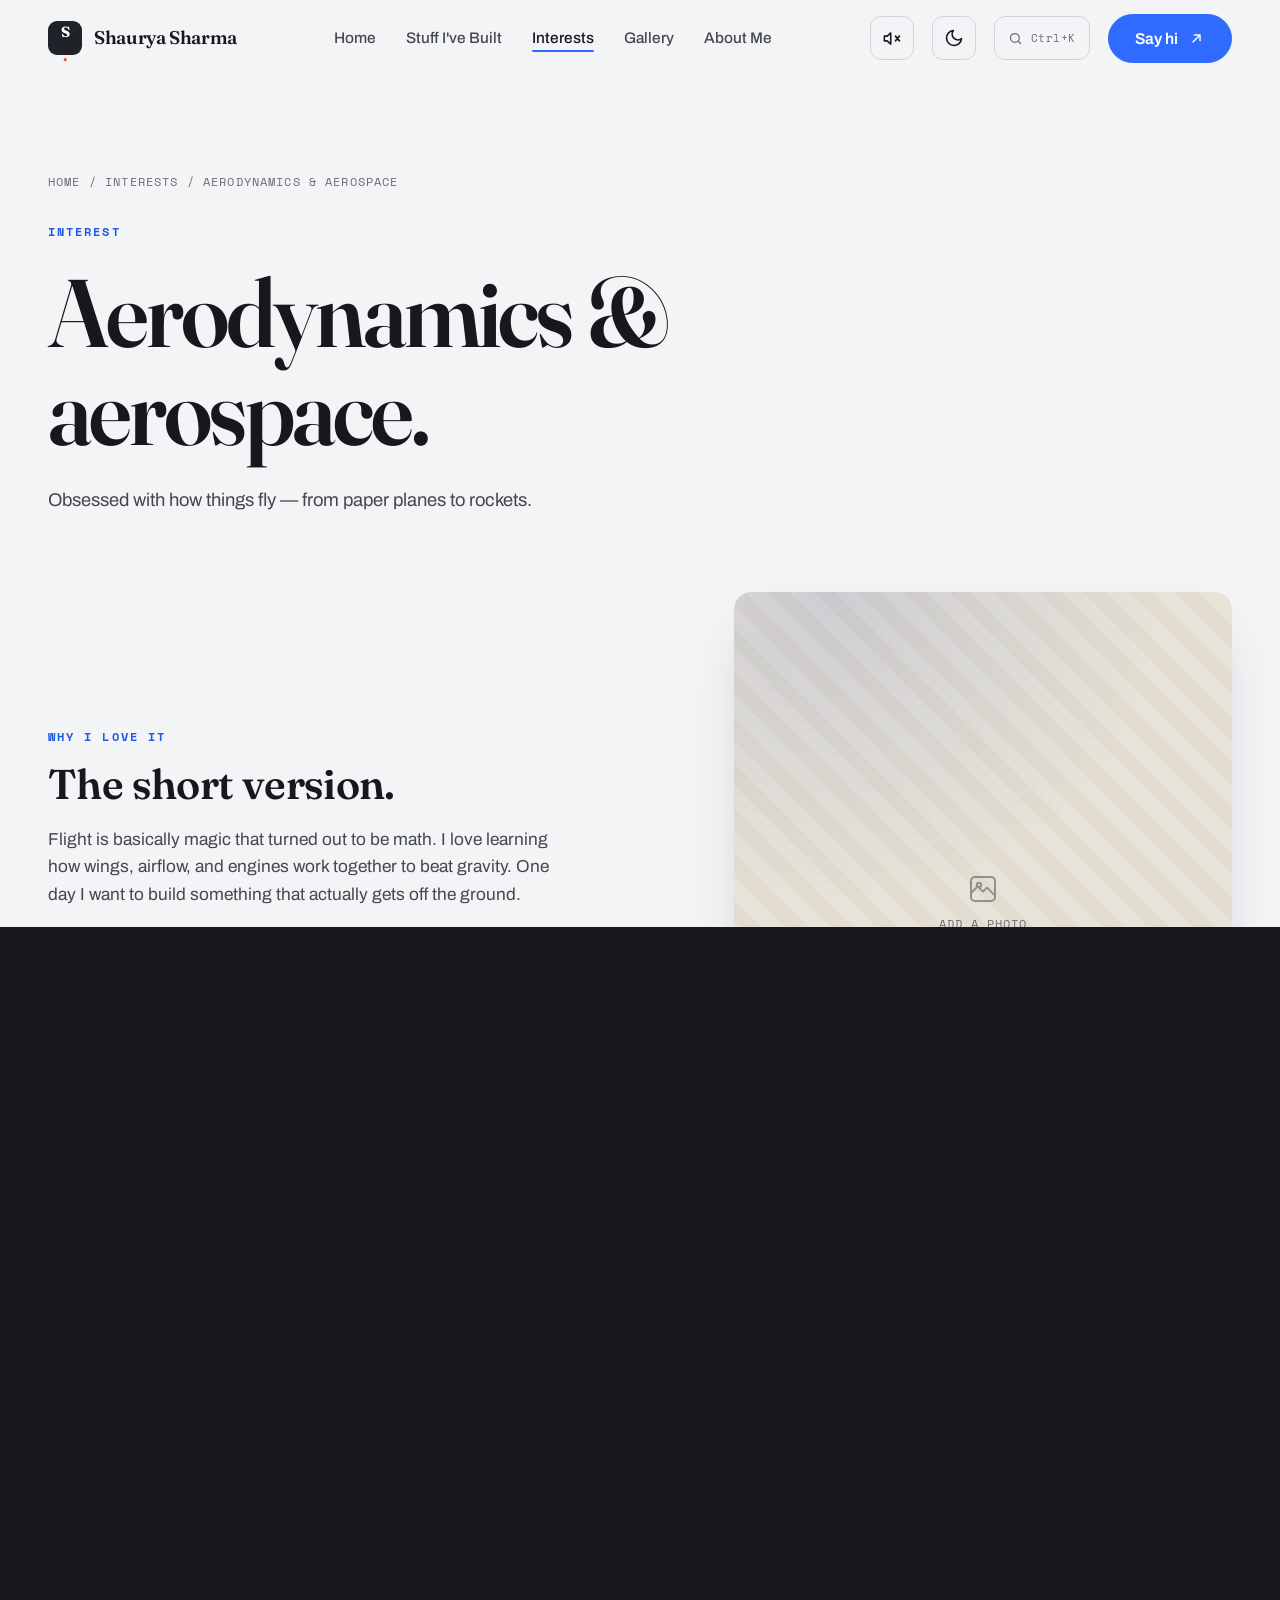
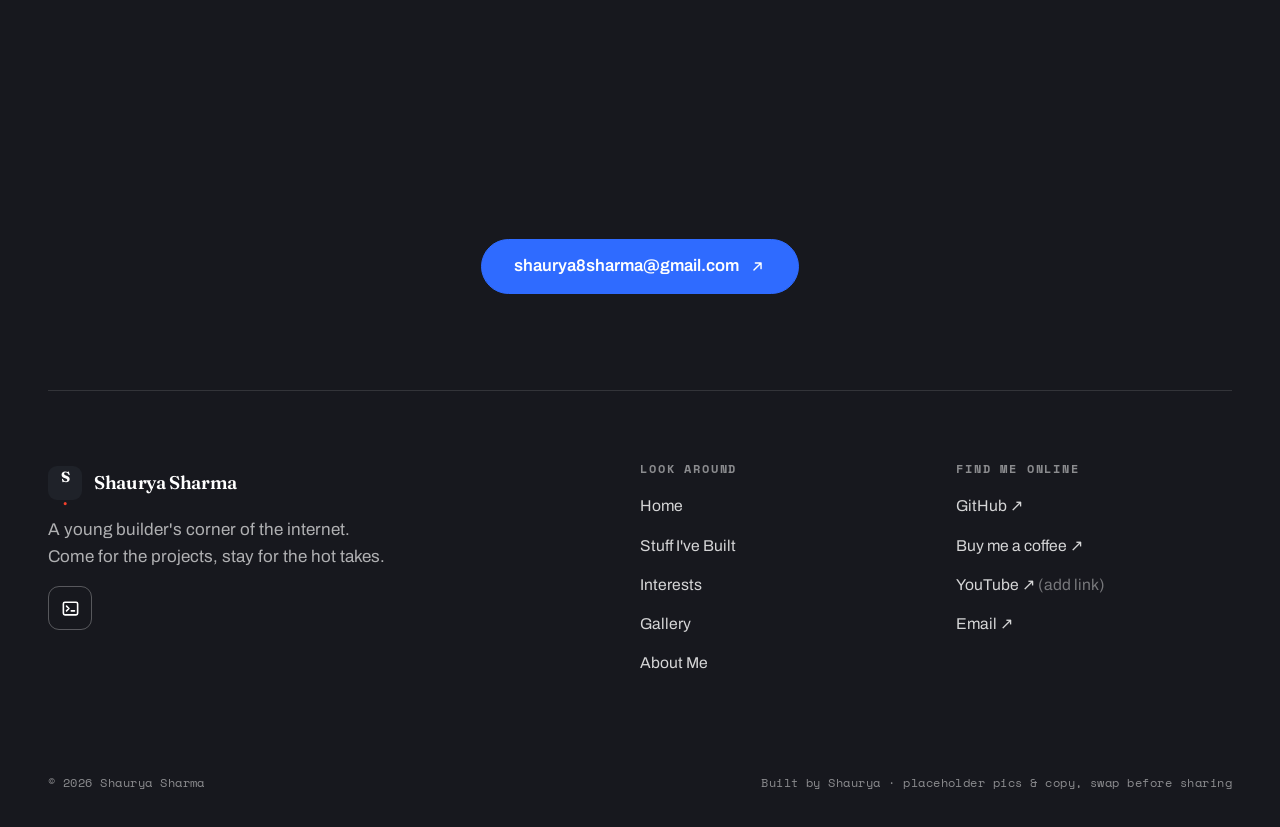
<file: aerospace.html>
<!DOCTYPE html>
<html lang="en">
<head>
  <meta charset="UTF-8" />
  <meta name="viewport" content="width=device-width, initial-scale=1" />
  <title>Aerodynamics &amp; aerospace — Shaurya Sharma</title>
  <meta name="description" content="Aerodynamics &amp; aerospace — one of the things Shaurya Sharma is into." />
  <meta name="theme-color" content="#1f2229" />
  <link rel="preconnect" href="https://fonts.googleapis.com" />
  <link rel="preconnect" href="https://fonts.gstatic.com" crossorigin />
  <link href="https://fonts.googleapis.com/css2?family=Archivo:wght@400;500;600;700&family=Fraunces:ital,opsz,wght@0,9..144,400;0,9..144,600;0,9..144,700;1,9..144,600&family=Space+Mono:wght@400;700&display=swap" rel="stylesheet" />
  <link rel="stylesheet" href="assets/styles.css?v=15" />
  <link rel="icon" href="data:image/svg+xml,%3Csvg xmlns='http://www.w3.org/2000/svg' viewBox='0 0 32 32'%3E%3Crect width='32' height='32' rx='7' fill='%231f2229'/%3E%3Ctext x='15' y='23' font-family='Georgia,serif' font-size='19' font-weight='700' fill='white' text-anchor='middle'%3ES%3C/text%3E%3Ccircle cx='25' cy='8' r='3' fill='%23f5402c'/%3E%3C/svg%3E" />
  <script>(function(){try{var t=localStorage.getItem('theme');if(!t)t=matchMedia('(prefers-color-scheme: dark)').matches?'dark':'light';document.documentElement.setAttribute('data-theme',t);}catch(e){}})();</script>
</head>
<body>
  <header class="site-header">
    <div class="container">
      <nav class="nav" aria-label="Primary">
        <a class="brand" href="index.html" aria-label="Shaurya Sharma — Home"><span class="brand__mark">S<span class="star">.</span></span> Shaurya Sharma</a>
        <ul class="nav__links">
          <li><a href="index.html">Home</a></li>
          <li><a href="work.html">Stuff I've Built</a></li>
          <li><a href="interests.html" class="is-active">Interests</a></li><li><a href="gallery.html">Gallery</a></li>
          <li><a href="about.html">About Me</a></li>
        </ul>
        <div class="nav__right">
          <a class="btn btn--coral" href="index.html#connect">Say hi <svg viewBox="0 0 24 24" fill="none" stroke="currentColor" stroke-width="2"><path d="M7 17L17 7M9 7h8v8" stroke-linecap="round" stroke-linejoin="round"/></svg></a>
          <button class="nav__toggle" aria-label="Open menu" aria-expanded="false"><svg viewBox="0 0 24 24" fill="none" stroke="currentColor" stroke-width="2"><path d="M4 8h16M4 16h16" stroke-linecap="round"/></svg></button>
        </div>
      </nav>
    </div>
  </header>

  <main>
    <section class="pagehero">
      <div class="container">
        <div class="crumb reveal"><a href="index.html">Home</a> / <a href="interests.html">Interests</a> / Aerodynamics &amp; aerospace</div>
        <span class="label label--coral reveal">Interest</span>
        <h1 class="reveal" data-d="1">Aerodynamics &amp; aerospace.</h1>
        <p class="reveal" data-d="2">Obsessed with how things fly — from paper planes to rockets.</p>
      </div>
    </section>

    <section class="section" style="padding-top:clamp(16px,2vw,28px)">
      <div class="container">
        <div class="about">
          <div class="about__body reveal">
            <span class="label label--coral">Why I love it</span>
            <h2 style="font-size:clamp(1.7rem,3.4vw,2.6rem);margin:14px 0 20px;max-width:18ch">The short version.</h2>
            <p>Flight is basically magic that turned out to be math. I love learning how wings, airflow, and engines work together to beat gravity. One day I want to build something that actually gets off the ground.</p>
            <div class="chips" style="margin-top:26px"><span class="chip">Aerodynamics</span><span class="chip">Rockets</span><span class="chip">&lt;Favorite aircraft&gt;</span><span class="chip chip--coral">Dream: build something that flies</span></div>
            <p style="margin-top:18px;font-size:.85rem;color:var(--muted)"><em>Swap the placeholders above for your real picks — and add photos.</em></p>
          </div>
          <div class="about__photo reveal" data-d="2">
            <div class="ph"><div class="ph__inner"><svg viewBox="0 0 24 24" fill="none" stroke="currentColor" stroke-width="1.5"><rect x="3" y="3" width="18" height="18" rx="3"/><path d="M3 15l5-5 4 4 3-3 6 6" stroke-linecap="round" stroke-linejoin="round"/><circle cx="9" cy="9" r="1.6"/></svg><span>Add a photo</span></div></div>
          </div>
        </div>
        <div style="margin-top:48px"><a class="btn btn--ghost" href="interests.html"><svg viewBox="0 0 24 24" fill="none" stroke="currentColor" stroke-width="2"><path d="M19 12H5M11 6l-6 6 6 6" stroke-linecap="round" stroke-linejoin="round"/></svg> All interests</a></div>
      </div>
    </section>
  </main>

  <footer class="footer" id="connect">
    <div class="container">
      <div class="footer__cta reveal">
        <span class="label">Come say hi</span>
        <h2><a href="mailto:shaurya8sharma@gmail.com">Let's be<br>internet friends.</a></h2>
        <a class="btn btn--onDark btn--lg" href="mailto:shaurya8sharma@gmail.com">shaurya8sharma@gmail.com <svg viewBox="0 0 24 24" fill="none" stroke="currentColor" stroke-width="2"><path d="M7 17L17 7M9 7h8v8" stroke-linecap="round" stroke-linejoin="round"/></svg></a>
      </div>
      <div class="footer__grid">
        <div class="footer__brand">
          <a class="brand" href="index.html" style="color:#fff"><span class="brand__mark">S<span class="star">.</span></span> Shaurya Sharma</a>
          <p>A young builder's corner of the internet. Come for the projects, stay for the hot takes.</p>
        </div>
        <div><h4>Look around</h4><ul><li><a href="index.html">Home</a></li><li><a href="work.html">Stuff I've Built</a></li><li><a href="interests.html">Interests</a></li><li><a href="gallery.html">Gallery</a></li><li><a href="about.html">About Me</a></li></ul></div>
        <div><h4>Find me online</h4><ul><li><a href="https://github.com/shaurya8sharma-bot" target="_blank" rel="noopener">GitHub ↗</a></li><li><a href="https://buymeacoffee.com/shauryasharma" target="_blank" rel="noopener">Buy me a coffee ↗</a></li><li><a href="#" target="_blank" rel="noopener">YouTube ↗ <span style="opacity:.5">(add link)</span></a></li><li><a href="mailto:shaurya8sharma@gmail.com">Email ↗</a></li></ul></div>
      </div>
      <div class="footer__bottom">
        <span>© <span id="year">2026</span> Shaurya Sharma</span>
        <span>Built by Shaurya · placeholder pics &amp; copy, swap before sharing</span>
      </div>
    </div>
  </footer>

  <script src="assets/script.js?v=15"></script>
</body>
</html>
</file>
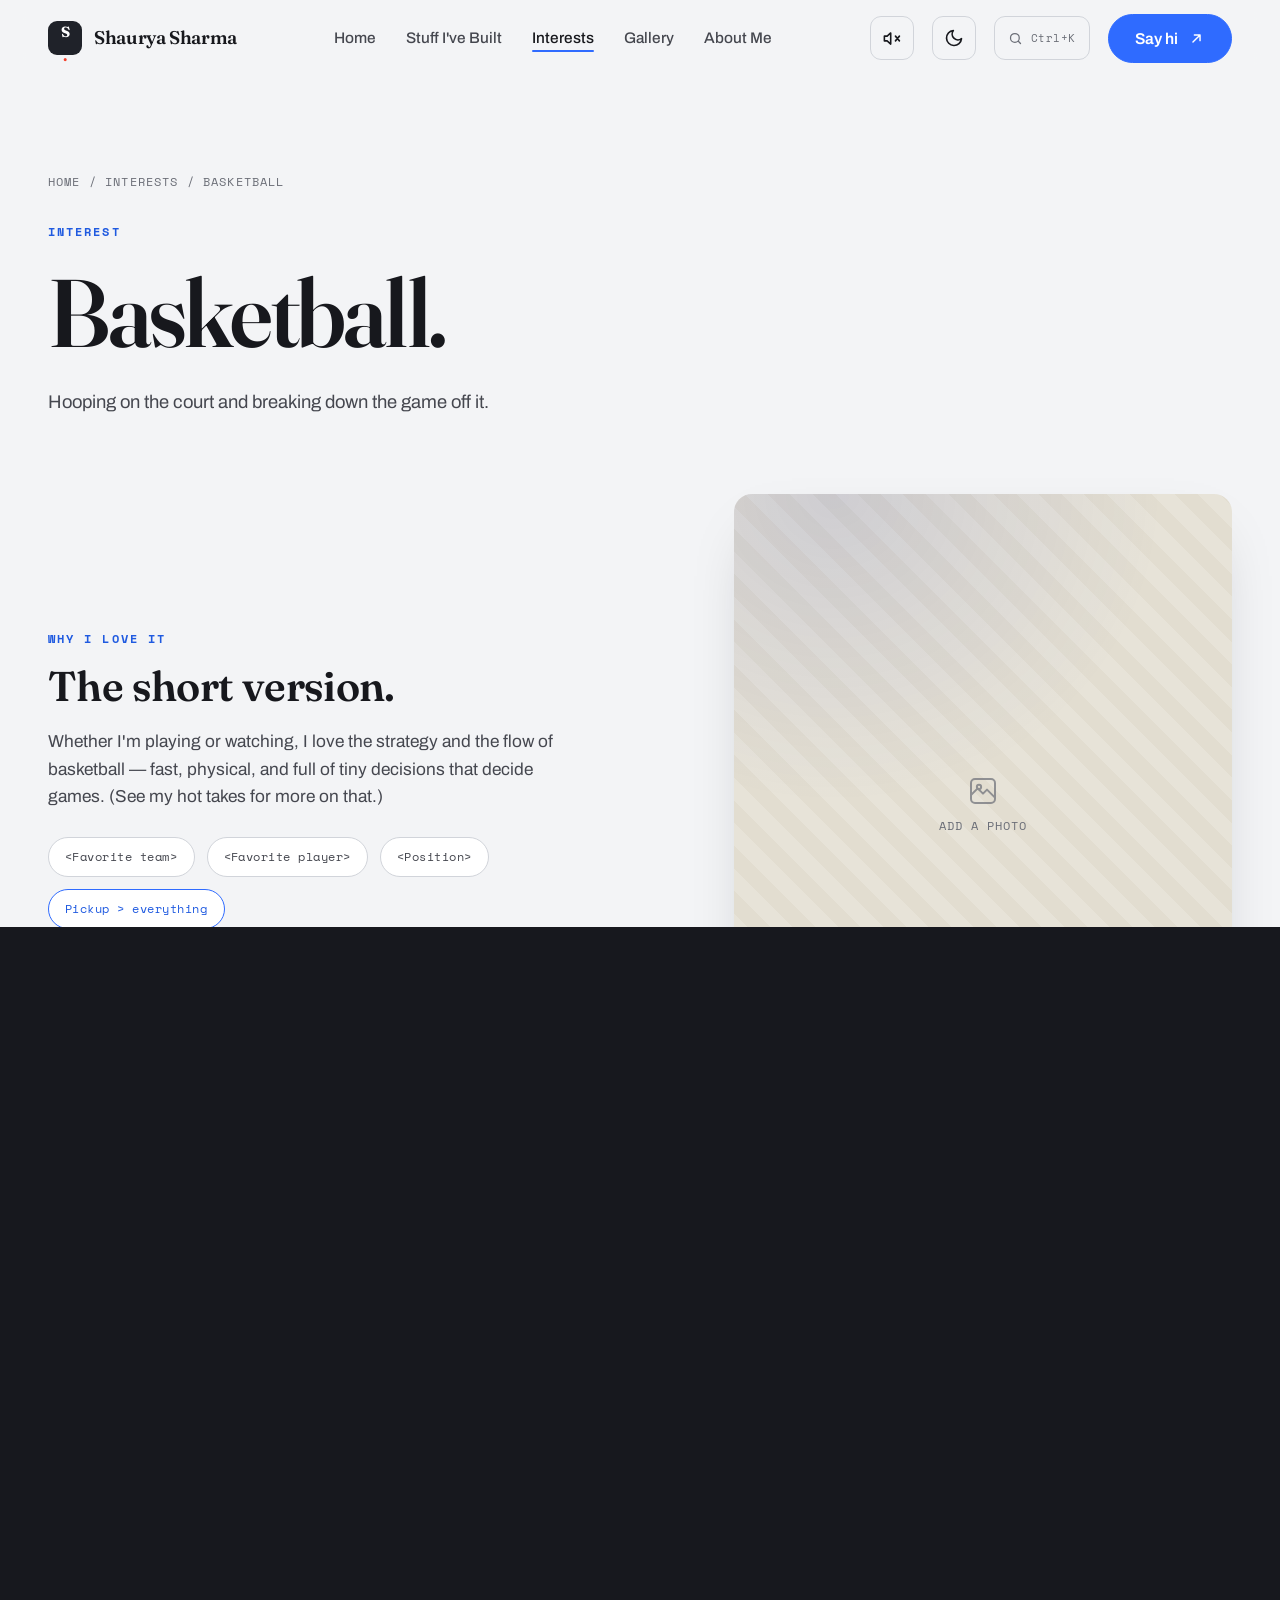
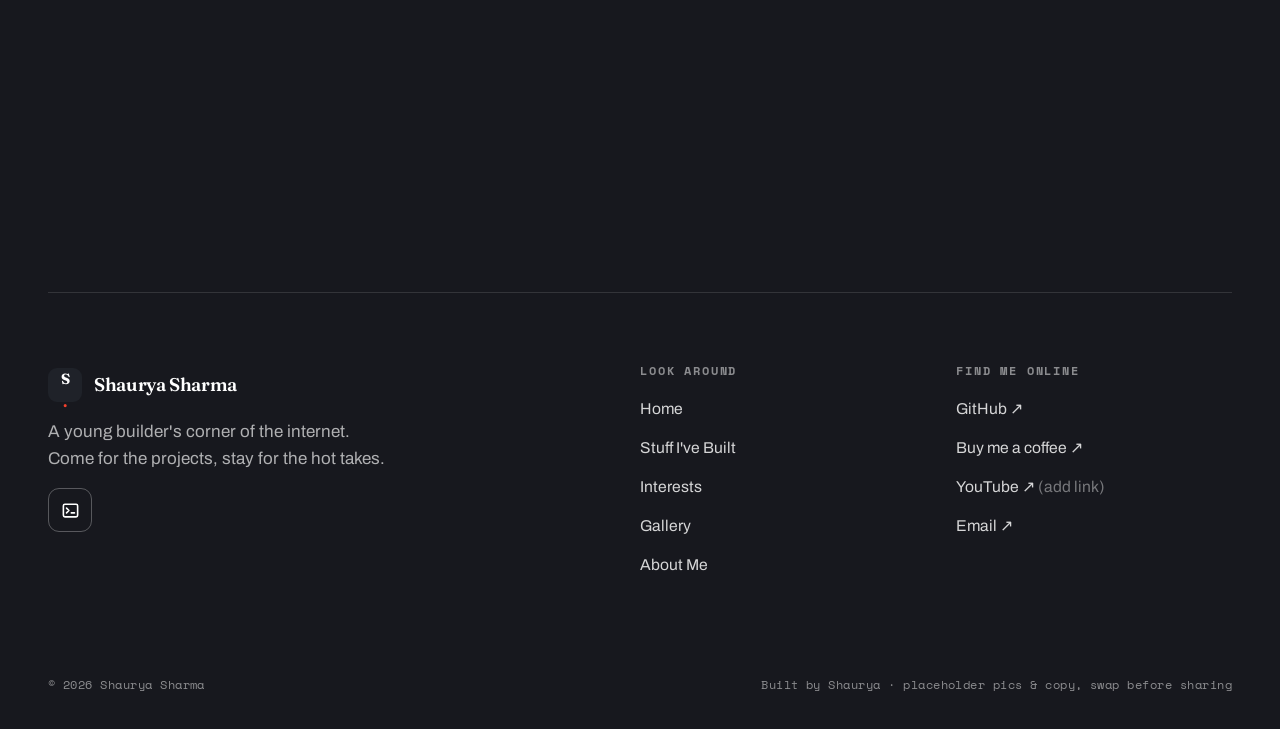
<file: basketball.html>
<!DOCTYPE html>
<html lang="en">
<head>
  <meta charset="UTF-8" />
  <meta name="viewport" content="width=device-width, initial-scale=1" />
  <title>Basketball — Shaurya Sharma</title>
  <meta name="description" content="Basketball — one of the things Shaurya Sharma is into." />
  <meta name="theme-color" content="#1f2229" />
  <link rel="preconnect" href="https://fonts.googleapis.com" />
  <link rel="preconnect" href="https://fonts.gstatic.com" crossorigin />
  <link href="https://fonts.googleapis.com/css2?family=Archivo:wght@400;500;600;700&family=Fraunces:ital,opsz,wght@0,9..144,400;0,9..144,600;0,9..144,700;1,9..144,600&family=Space+Mono:wght@400;700&display=swap" rel="stylesheet" />
  <link rel="stylesheet" href="assets/styles.css?v=15" />
  <link rel="icon" href="data:image/svg+xml,%3Csvg xmlns='http://www.w3.org/2000/svg' viewBox='0 0 32 32'%3E%3Crect width='32' height='32' rx='7' fill='%231f2229'/%3E%3Ctext x='15' y='23' font-family='Georgia,serif' font-size='19' font-weight='700' fill='white' text-anchor='middle'%3ES%3C/text%3E%3Ccircle cx='25' cy='8' r='3' fill='%23f5402c'/%3E%3C/svg%3E" />
  <script>(function(){try{var t=localStorage.getItem('theme');if(!t)t=matchMedia('(prefers-color-scheme: dark)').matches?'dark':'light';document.documentElement.setAttribute('data-theme',t);}catch(e){}})();</script>
</head>
<body>
  <header class="site-header">
    <div class="container">
      <nav class="nav" aria-label="Primary">
        <a class="brand" href="index.html" aria-label="Shaurya Sharma — Home"><span class="brand__mark">S<span class="star">.</span></span> Shaurya Sharma</a>
        <ul class="nav__links">
          <li><a href="index.html">Home</a></li>
          <li><a href="work.html">Stuff I've Built</a></li>
          <li><a href="interests.html" class="is-active">Interests</a></li><li><a href="gallery.html">Gallery</a></li>
          <li><a href="about.html">About Me</a></li>
        </ul>
        <div class="nav__right">
          <a class="btn btn--coral" href="index.html#connect">Say hi <svg viewBox="0 0 24 24" fill="none" stroke="currentColor" stroke-width="2"><path d="M7 17L17 7M9 7h8v8" stroke-linecap="round" stroke-linejoin="round"/></svg></a>
          <button class="nav__toggle" aria-label="Open menu" aria-expanded="false"><svg viewBox="0 0 24 24" fill="none" stroke="currentColor" stroke-width="2"><path d="M4 8h16M4 16h16" stroke-linecap="round"/></svg></button>
        </div>
      </nav>
    </div>
  </header>

  <main>
    <section class="pagehero">
      <div class="container">
        <div class="crumb reveal"><a href="index.html">Home</a> / <a href="interests.html">Interests</a> / Basketball</div>
        <span class="label label--coral reveal">Interest</span>
        <h1 class="reveal" data-d="1">Basketball.</h1>
        <p class="reveal" data-d="2">Hooping on the court and breaking down the game off it.</p>
      </div>
    </section>

    <section class="section" style="padding-top:clamp(16px,2vw,28px)">
      <div class="container">
        <div class="about">
          <div class="about__body reveal">
            <span class="label label--coral">Why I love it</span>
            <h2 style="font-size:clamp(1.7rem,3.4vw,2.6rem);margin:14px 0 20px;max-width:18ch">The short version.</h2>
            <p>Whether I'm playing or watching, I love the strategy and the flow of basketball — fast, physical, and full of tiny decisions that decide games. (See my hot takes for more on that.)</p>
            <div class="chips" style="margin-top:26px"><span class="chip">&lt;Favorite team&gt;</span><span class="chip">&lt;Favorite player&gt;</span><span class="chip">&lt;Position&gt;</span><span class="chip chip--coral">Pickup &gt; everything</span></div>
            <p style="margin-top:18px;font-size:.85rem;color:var(--muted)"><em>Swap the placeholders above for your real picks — and add photos.</em></p>
          </div>
          <div class="about__photo reveal" data-d="2">
            <div class="ph"><div class="ph__inner"><svg viewBox="0 0 24 24" fill="none" stroke="currentColor" stroke-width="1.5"><rect x="3" y="3" width="18" height="18" rx="3"/><path d="M3 15l5-5 4 4 3-3 6 6" stroke-linecap="round" stroke-linejoin="round"/><circle cx="9" cy="9" r="1.6"/></svg><span>Add a photo</span></div></div>
          </div>
        </div>
        <div style="margin-top:48px"><a class="btn btn--ghost" href="interests.html"><svg viewBox="0 0 24 24" fill="none" stroke="currentColor" stroke-width="2"><path d="M19 12H5M11 6l-6 6 6 6" stroke-linecap="round" stroke-linejoin="round"/></svg> All interests</a></div>
      </div>
    </section>
  </main>

  <footer class="footer" id="connect">
    <div class="container">
      <div class="footer__cta reveal">
        <span class="label">Come say hi</span>
        <h2><a href="mailto:shaurya8sharma@gmail.com">Let's be<br>internet friends.</a></h2>
        <a class="btn btn--onDark btn--lg" href="mailto:shaurya8sharma@gmail.com">shaurya8sharma@gmail.com <svg viewBox="0 0 24 24" fill="none" stroke="currentColor" stroke-width="2"><path d="M7 17L17 7M9 7h8v8" stroke-linecap="round" stroke-linejoin="round"/></svg></a>
      </div>
      <div class="footer__grid">
        <div class="footer__brand">
          <a class="brand" href="index.html" style="color:#fff"><span class="brand__mark">S<span class="star">.</span></span> Shaurya Sharma</a>
          <p>A young builder's corner of the internet. Come for the projects, stay for the hot takes.</p>
        </div>
        <div><h4>Look around</h4><ul><li><a href="index.html">Home</a></li><li><a href="work.html">Stuff I've Built</a></li><li><a href="interests.html">Interests</a></li><li><a href="gallery.html">Gallery</a></li><li><a href="about.html">About Me</a></li></ul></div>
        <div><h4>Find me online</h4><ul><li><a href="https://github.com/shaurya8sharma-bot" target="_blank" rel="noopener">GitHub ↗</a></li><li><a href="https://buymeacoffee.com/shauryasharma" target="_blank" rel="noopener">Buy me a coffee ↗</a></li><li><a href="#" target="_blank" rel="noopener">YouTube ↗ <span style="opacity:.5">(add link)</span></a></li><li><a href="mailto:shaurya8sharma@gmail.com">Email ↗</a></li></ul></div>
      </div>
      <div class="footer__bottom">
        <span>© <span id="year">2026</span> Shaurya Sharma</span>
        <span>Built by Shaurya · placeholder pics &amp; copy, swap before sharing</span>
      </div>
    </div>
  </footer>

  <script src="assets/script.js?v=15"></script>
</body>
</html>
</file>
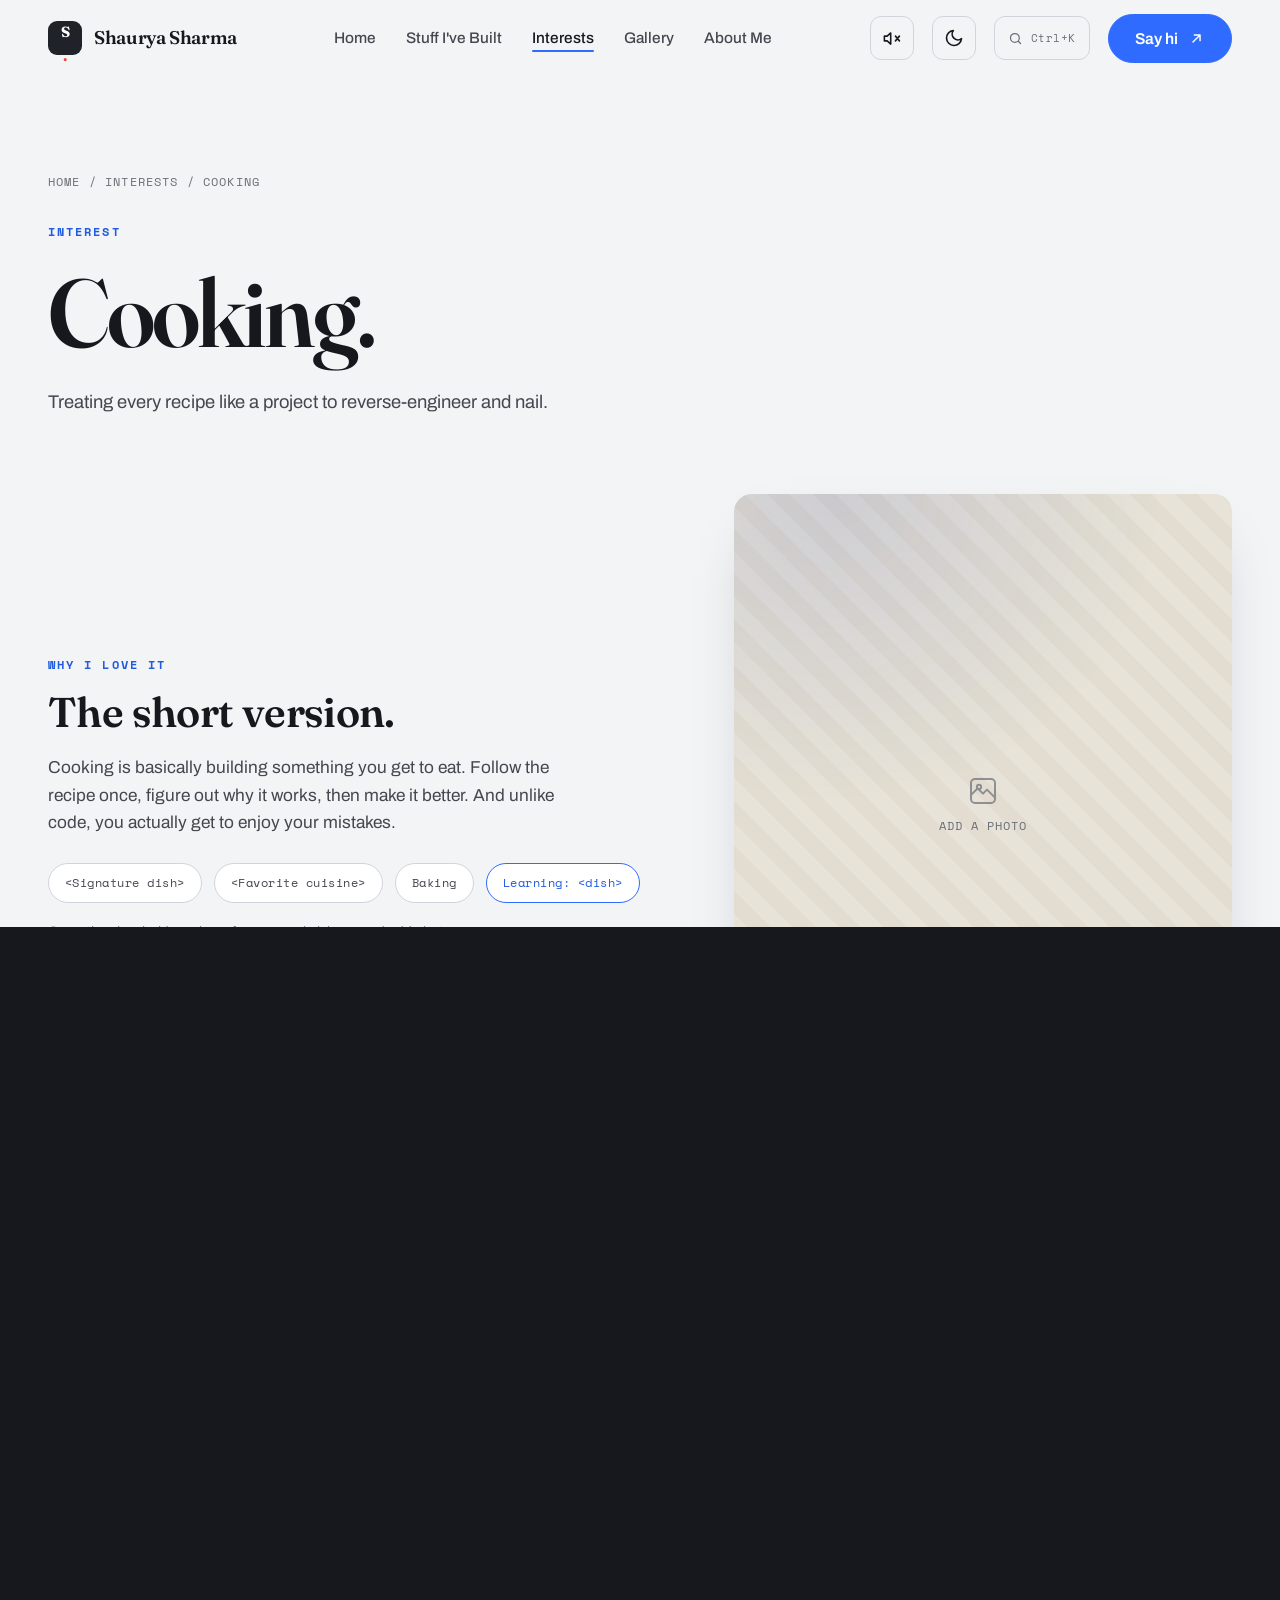
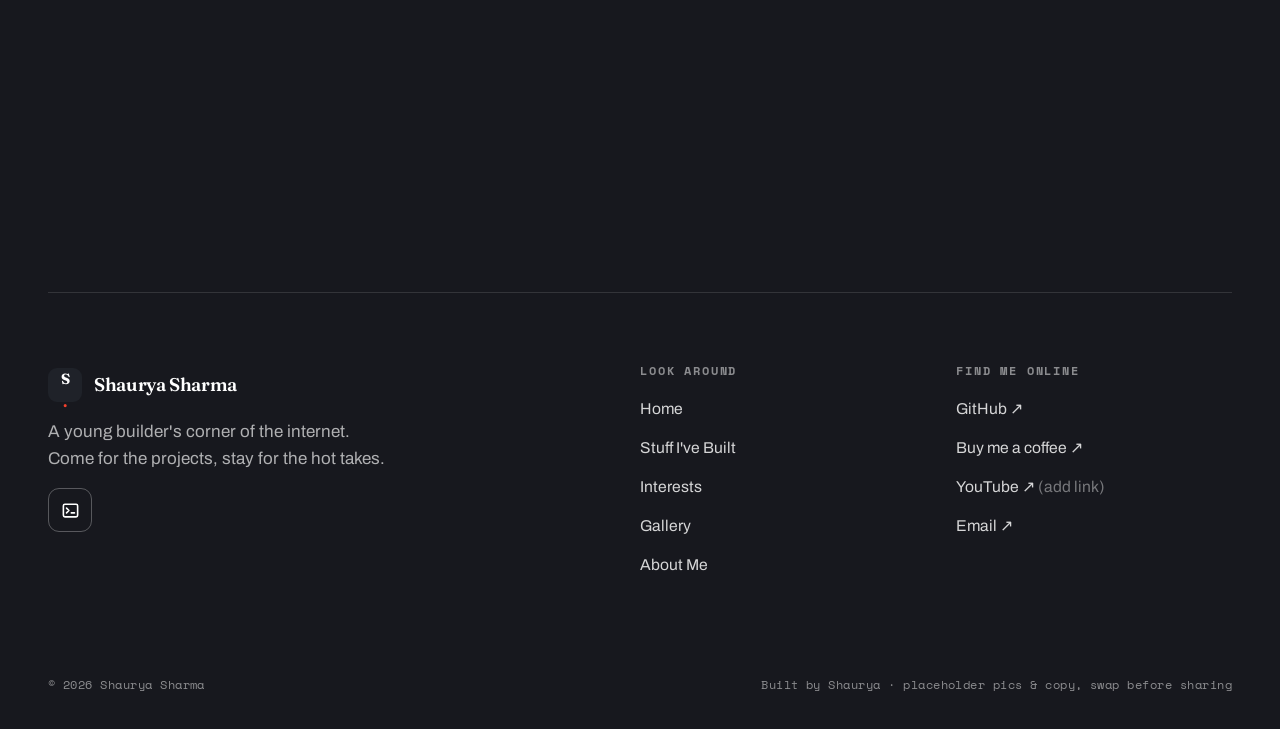
<file: cooking.html>
<!DOCTYPE html>
<html lang="en">
<head>
  <meta charset="UTF-8" />
  <meta name="viewport" content="width=device-width, initial-scale=1" />
  <title>Cooking — Shaurya Sharma</title>
  <meta name="description" content="Cooking — one of the things Shaurya Sharma is into." />
  <meta name="theme-color" content="#1f2229" />
  <link rel="preconnect" href="https://fonts.googleapis.com" />
  <link rel="preconnect" href="https://fonts.gstatic.com" crossorigin />
  <link href="https://fonts.googleapis.com/css2?family=Archivo:wght@400;500;600;700&family=Fraunces:ital,opsz,wght@0,9..144,400;0,9..144,600;0,9..144,700;1,9..144,600&family=Space+Mono:wght@400;700&display=swap" rel="stylesheet" />
  <link rel="stylesheet" href="assets/styles.css?v=15" />
  <link rel="icon" href="data:image/svg+xml,%3Csvg xmlns='http://www.w3.org/2000/svg' viewBox='0 0 32 32'%3E%3Crect width='32' height='32' rx='7' fill='%231f2229'/%3E%3Ctext x='15' y='23' font-family='Georgia,serif' font-size='19' font-weight='700' fill='white' text-anchor='middle'%3ES%3C/text%3E%3Ccircle cx='25' cy='8' r='3' fill='%23f5402c'/%3E%3C/svg%3E" />
  <script>(function(){try{var t=localStorage.getItem('theme');if(!t)t=matchMedia('(prefers-color-scheme: dark)').matches?'dark':'light';document.documentElement.setAttribute('data-theme',t);}catch(e){}})();</script>
</head>
<body>
  <header class="site-header">
    <div class="container">
      <nav class="nav" aria-label="Primary">
        <a class="brand" href="index.html" aria-label="Shaurya Sharma — Home"><span class="brand__mark">S<span class="star">.</span></span> Shaurya Sharma</a>
        <ul class="nav__links">
          <li><a href="index.html">Home</a></li>
          <li><a href="work.html">Stuff I've Built</a></li>
          <li><a href="interests.html" class="is-active">Interests</a></li><li><a href="gallery.html">Gallery</a></li>
          <li><a href="about.html">About Me</a></li>
        </ul>
        <div class="nav__right">
          <a class="btn btn--coral" href="index.html#connect">Say hi <svg viewBox="0 0 24 24" fill="none" stroke="currentColor" stroke-width="2"><path d="M7 17L17 7M9 7h8v8" stroke-linecap="round" stroke-linejoin="round"/></svg></a>
          <button class="nav__toggle" aria-label="Open menu" aria-expanded="false"><svg viewBox="0 0 24 24" fill="none" stroke="currentColor" stroke-width="2"><path d="M4 8h16M4 16h16" stroke-linecap="round"/></svg></button>
        </div>
      </nav>
    </div>
  </header>

  <main>
    <section class="pagehero">
      <div class="container">
        <div class="crumb reveal"><a href="index.html">Home</a> / <a href="interests.html">Interests</a> / Cooking</div>
        <span class="label label--coral reveal">Interest</span>
        <h1 class="reveal" data-d="1">Cooking.</h1>
        <p class="reveal" data-d="2">Treating every recipe like a project to reverse-engineer and nail.</p>
      </div>
    </section>

    <section class="section" style="padding-top:clamp(16px,2vw,28px)">
      <div class="container">
        <div class="about">
          <div class="about__body reveal">
            <span class="label label--coral">Why I love it</span>
            <h2 style="font-size:clamp(1.7rem,3.4vw,2.6rem);margin:14px 0 20px;max-width:18ch">The short version.</h2>
            <p>Cooking is basically building something you get to eat. Follow the recipe once, figure out why it works, then make it better. And unlike code, you actually get to enjoy your mistakes.</p>
            <div class="chips" style="margin-top:26px"><span class="chip">&lt;Signature dish&gt;</span><span class="chip">&lt;Favorite cuisine&gt;</span><span class="chip">Baking</span><span class="chip chip--coral">Learning: &lt;dish&gt;</span></div>
            <p style="margin-top:18px;font-size:.85rem;color:var(--muted)"><em>Swap the placeholders above for your real picks — and add photos.</em></p>
          </div>
          <div class="about__photo reveal" data-d="2">
            <div class="ph"><div class="ph__inner"><svg viewBox="0 0 24 24" fill="none" stroke="currentColor" stroke-width="1.5"><rect x="3" y="3" width="18" height="18" rx="3"/><path d="M3 15l5-5 4 4 3-3 6 6" stroke-linecap="round" stroke-linejoin="round"/><circle cx="9" cy="9" r="1.6"/></svg><span>Add a photo</span></div></div>
          </div>
        </div>
        <div style="margin-top:48px"><a class="btn btn--ghost" href="interests.html"><svg viewBox="0 0 24 24" fill="none" stroke="currentColor" stroke-width="2"><path d="M19 12H5M11 6l-6 6 6 6" stroke-linecap="round" stroke-linejoin="round"/></svg> All interests</a></div>
      </div>
    </section>
  </main>

  <footer class="footer" id="connect">
    <div class="container">
      <div class="footer__cta reveal">
        <span class="label">Come say hi</span>
        <h2><a href="mailto:shaurya8sharma@gmail.com">Let's be<br>internet friends.</a></h2>
        <a class="btn btn--onDark btn--lg" href="mailto:shaurya8sharma@gmail.com">shaurya8sharma@gmail.com <svg viewBox="0 0 24 24" fill="none" stroke="currentColor" stroke-width="2"><path d="M7 17L17 7M9 7h8v8" stroke-linecap="round" stroke-linejoin="round"/></svg></a>
      </div>
      <div class="footer__grid">
        <div class="footer__brand">
          <a class="brand" href="index.html" style="color:#fff"><span class="brand__mark">S<span class="star">.</span></span> Shaurya Sharma</a>
          <p>A young builder's corner of the internet. Come for the projects, stay for the hot takes.</p>
        </div>
        <div><h4>Look around</h4><ul><li><a href="index.html">Home</a></li><li><a href="work.html">Stuff I've Built</a></li><li><a href="interests.html">Interests</a></li><li><a href="gallery.html">Gallery</a></li><li><a href="about.html">About Me</a></li></ul></div>
        <div><h4>Find me online</h4><ul><li><a href="https://github.com/shaurya8sharma-bot" target="_blank" rel="noopener">GitHub ↗</a></li><li><a href="https://buymeacoffee.com/shauryasharma" target="_blank" rel="noopener">Buy me a coffee ↗</a></li><li><a href="#" target="_blank" rel="noopener">YouTube ↗ <span style="opacity:.5">(add link)</span></a></li><li><a href="mailto:shaurya8sharma@gmail.com">Email ↗</a></li></ul></div>
      </div>
      <div class="footer__bottom">
        <span>© <span id="year">2026</span> Shaurya Sharma</span>
        <span>Built by Shaurya · placeholder pics &amp; copy, swap before sharing</span>
      </div>
    </div>
  </footer>

  <script src="assets/script.js?v=15"></script>
</body>
</html>
</file>
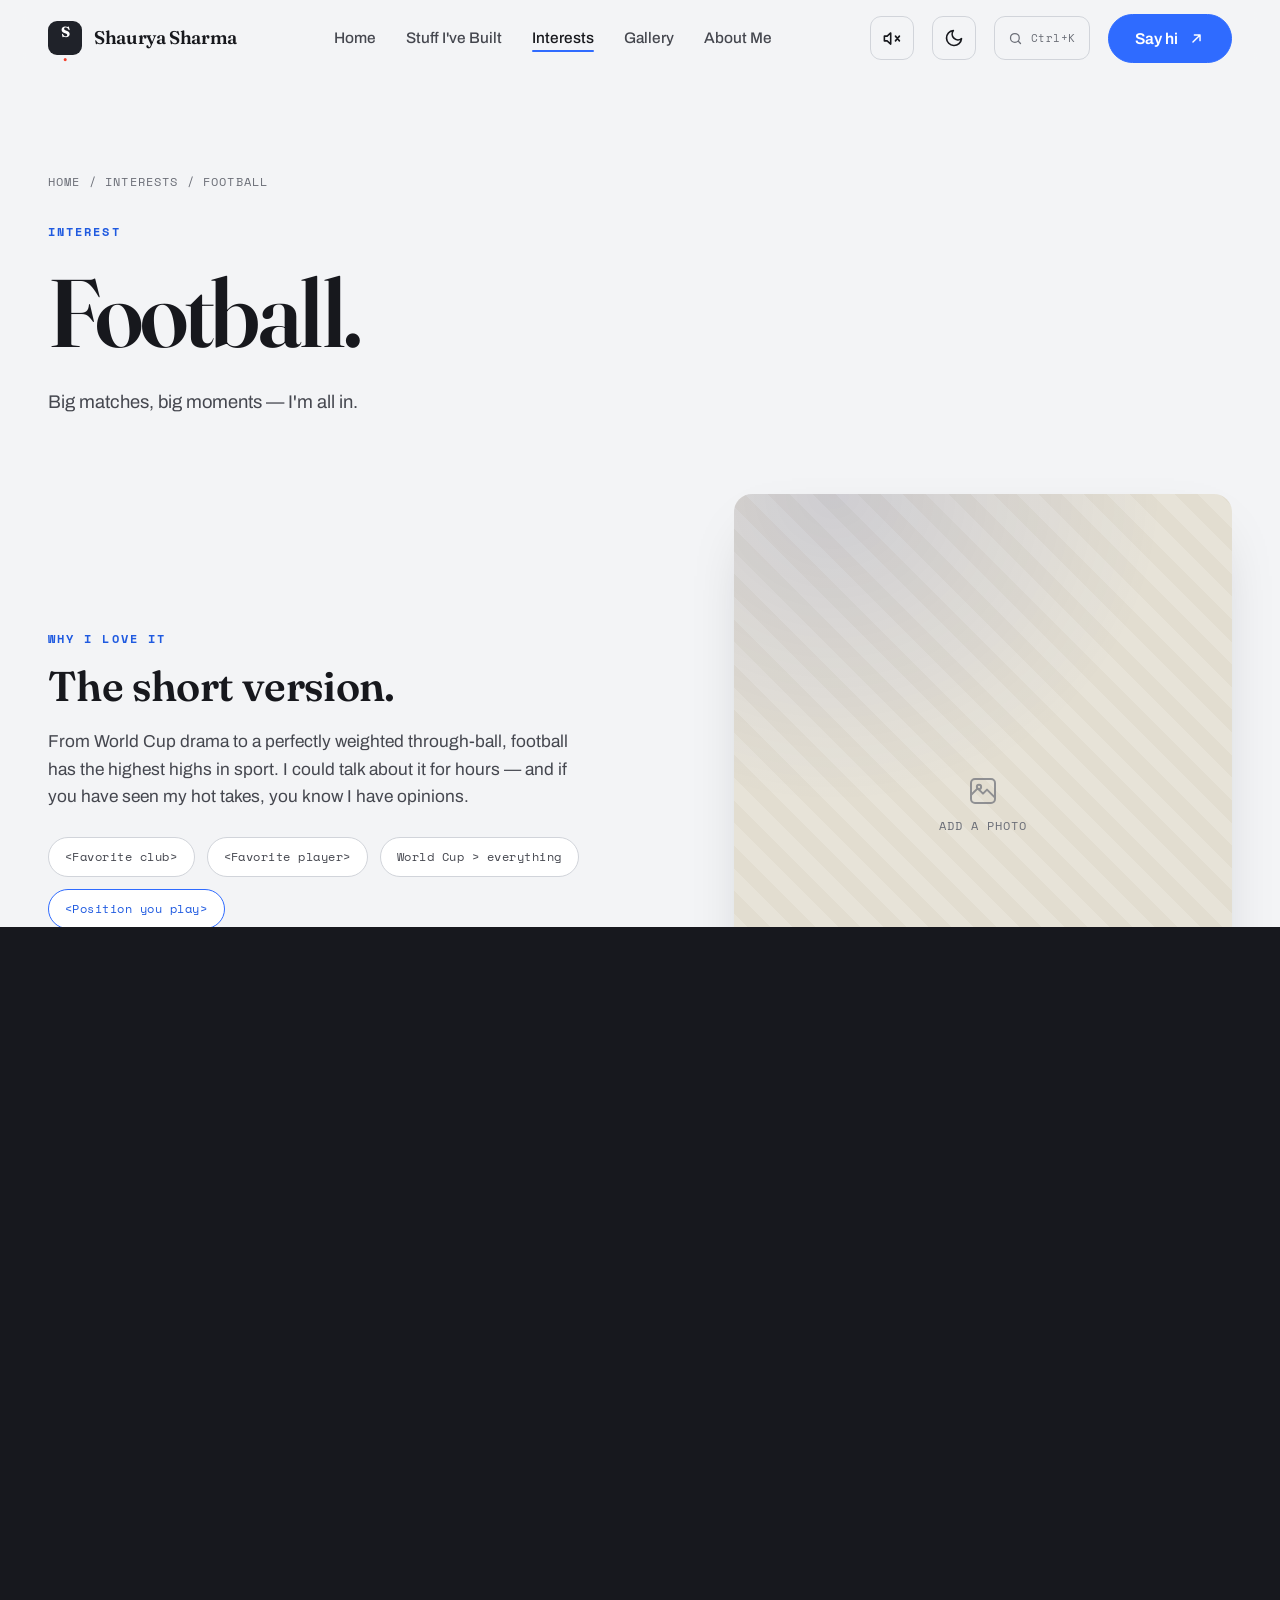
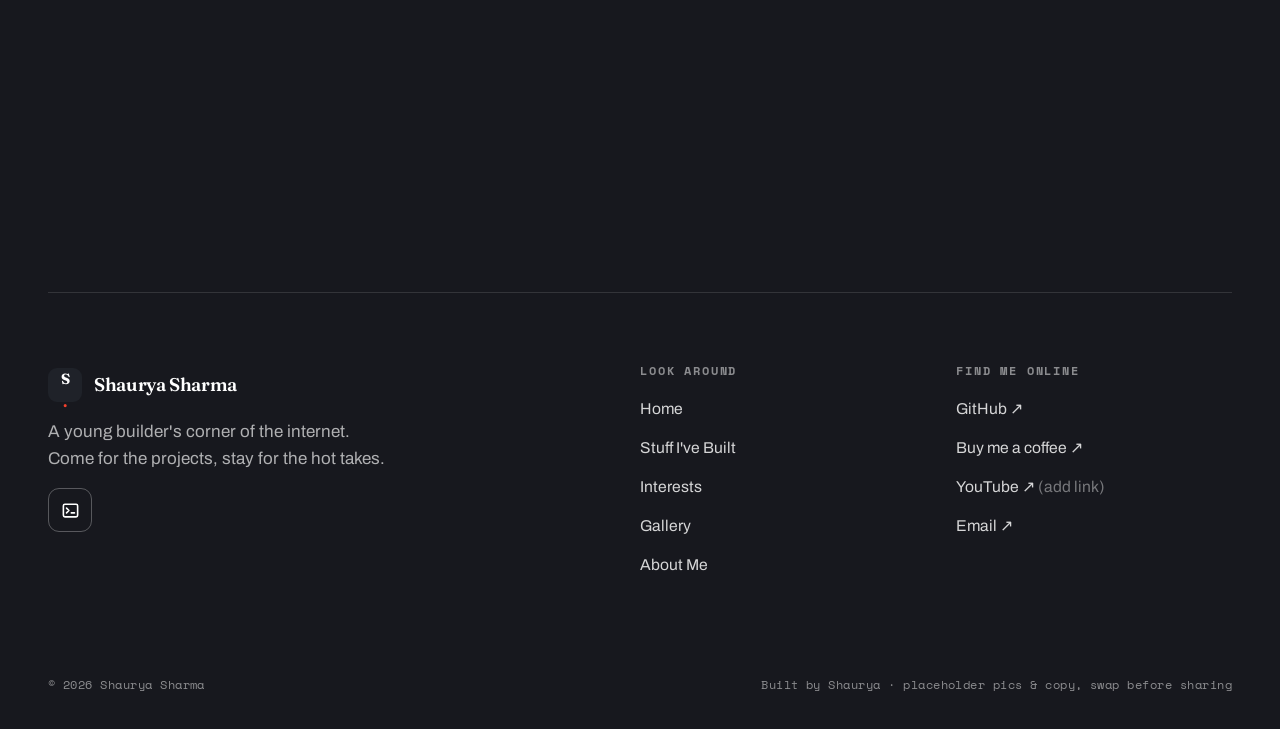
<file: football.html>
<!DOCTYPE html>
<html lang="en">
<head>
  <meta charset="UTF-8" />
  <meta name="viewport" content="width=device-width, initial-scale=1" />
  <title>Football — Shaurya Sharma</title>
  <meta name="description" content="Football — one of the things Shaurya Sharma is into." />
  <meta name="theme-color" content="#1f2229" />
  <link rel="preconnect" href="https://fonts.googleapis.com" />
  <link rel="preconnect" href="https://fonts.gstatic.com" crossorigin />
  <link href="https://fonts.googleapis.com/css2?family=Archivo:wght@400;500;600;700&family=Fraunces:ital,opsz,wght@0,9..144,400;0,9..144,600;0,9..144,700;1,9..144,600&family=Space+Mono:wght@400;700&display=swap" rel="stylesheet" />
  <link rel="stylesheet" href="assets/styles.css?v=15" />
  <link rel="icon" href="data:image/svg+xml,%3Csvg xmlns='http://www.w3.org/2000/svg' viewBox='0 0 32 32'%3E%3Crect width='32' height='32' rx='7' fill='%231f2229'/%3E%3Ctext x='15' y='23' font-family='Georgia,serif' font-size='19' font-weight='700' fill='white' text-anchor='middle'%3ES%3C/text%3E%3Ccircle cx='25' cy='8' r='3' fill='%23f5402c'/%3E%3C/svg%3E" />
  <script>(function(){try{var t=localStorage.getItem('theme');if(!t)t=matchMedia('(prefers-color-scheme: dark)').matches?'dark':'light';document.documentElement.setAttribute('data-theme',t);}catch(e){}})();</script>
</head>
<body>
  <header class="site-header">
    <div class="container">
      <nav class="nav" aria-label="Primary">
        <a class="brand" href="index.html" aria-label="Shaurya Sharma — Home"><span class="brand__mark">S<span class="star">.</span></span> Shaurya Sharma</a>
        <ul class="nav__links">
          <li><a href="index.html">Home</a></li>
          <li><a href="work.html">Stuff I've Built</a></li>
          <li><a href="interests.html" class="is-active">Interests</a></li><li><a href="gallery.html">Gallery</a></li>
          <li><a href="about.html">About Me</a></li>
        </ul>
        <div class="nav__right">
          <a class="btn btn--coral" href="index.html#connect">Say hi <svg viewBox="0 0 24 24" fill="none" stroke="currentColor" stroke-width="2"><path d="M7 17L17 7M9 7h8v8" stroke-linecap="round" stroke-linejoin="round"/></svg></a>
          <button class="nav__toggle" aria-label="Open menu" aria-expanded="false"><svg viewBox="0 0 24 24" fill="none" stroke="currentColor" stroke-width="2"><path d="M4 8h16M4 16h16" stroke-linecap="round"/></svg></button>
        </div>
      </nav>
    </div>
  </header>

  <main>
    <section class="pagehero">
      <div class="container">
        <div class="crumb reveal"><a href="index.html">Home</a> / <a href="interests.html">Interests</a> / Football</div>
        <span class="label label--coral reveal">Interest</span>
        <h1 class="reveal" data-d="1">Football.</h1>
        <p class="reveal" data-d="2">Big matches, big moments — I'm all in.</p>
      </div>
    </section>

    <section class="section" style="padding-top:clamp(16px,2vw,28px)">
      <div class="container">
        <div class="about">
          <div class="about__body reveal">
            <span class="label label--coral">Why I love it</span>
            <h2 style="font-size:clamp(1.7rem,3.4vw,2.6rem);margin:14px 0 20px;max-width:18ch">The short version.</h2>
            <p>From World Cup drama to a perfectly weighted through-ball, football has the highest highs in sport. I could talk about it for hours — and if you have seen my hot takes, you know I have opinions.</p>
            <div class="chips" style="margin-top:26px"><span class="chip">&lt;Favorite club&gt;</span><span class="chip">&lt;Favorite player&gt;</span><span class="chip">World Cup &gt; everything</span><span class="chip chip--coral">&lt;Position you play&gt;</span></div>
            <p style="margin-top:18px;font-size:.85rem;color:var(--muted)"><em>Swap the placeholders above for your real picks — and add photos.</em></p>
          </div>
          <div class="about__photo reveal" data-d="2">
            <div class="ph"><div class="ph__inner"><svg viewBox="0 0 24 24" fill="none" stroke="currentColor" stroke-width="1.5"><rect x="3" y="3" width="18" height="18" rx="3"/><path d="M3 15l5-5 4 4 3-3 6 6" stroke-linecap="round" stroke-linejoin="round"/><circle cx="9" cy="9" r="1.6"/></svg><span>Add a photo</span></div></div>
          </div>
        </div>
        <div style="margin-top:48px"><a class="btn btn--ghost" href="interests.html"><svg viewBox="0 0 24 24" fill="none" stroke="currentColor" stroke-width="2"><path d="M19 12H5M11 6l-6 6 6 6" stroke-linecap="round" stroke-linejoin="round"/></svg> All interests</a></div>
      </div>
    </section>
  </main>

  <footer class="footer" id="connect">
    <div class="container">
      <div class="footer__cta reveal">
        <span class="label">Come say hi</span>
        <h2><a href="mailto:shaurya8sharma@gmail.com">Let's be<br>internet friends.</a></h2>
        <a class="btn btn--onDark btn--lg" href="mailto:shaurya8sharma@gmail.com">shaurya8sharma@gmail.com <svg viewBox="0 0 24 24" fill="none" stroke="currentColor" stroke-width="2"><path d="M7 17L17 7M9 7h8v8" stroke-linecap="round" stroke-linejoin="round"/></svg></a>
      </div>
      <div class="footer__grid">
        <div class="footer__brand">
          <a class="brand" href="index.html" style="color:#fff"><span class="brand__mark">S<span class="star">.</span></span> Shaurya Sharma</a>
          <p>A young builder's corner of the internet. Come for the projects, stay for the hot takes.</p>
        </div>
        <div><h4>Look around</h4><ul><li><a href="index.html">Home</a></li><li><a href="work.html">Stuff I've Built</a></li><li><a href="interests.html">Interests</a></li><li><a href="gallery.html">Gallery</a></li><li><a href="about.html">About Me</a></li></ul></div>
        <div><h4>Find me online</h4><ul><li><a href="https://github.com/shaurya8sharma-bot" target="_blank" rel="noopener">GitHub ↗</a></li><li><a href="https://buymeacoffee.com/shauryasharma" target="_blank" rel="noopener">Buy me a coffee ↗</a></li><li><a href="#" target="_blank" rel="noopener">YouTube ↗ <span style="opacity:.5">(add link)</span></a></li><li><a href="mailto:shaurya8sharma@gmail.com">Email ↗</a></li></ul></div>
      </div>
      <div class="footer__bottom">
        <span>© <span id="year">2026</span> Shaurya Sharma</span>
        <span>Built by Shaurya · placeholder pics &amp; copy, swap before sharing</span>
      </div>
    </div>
  </footer>

  <script src="assets/script.js?v=15"></script>
</body>
</html>
</file>
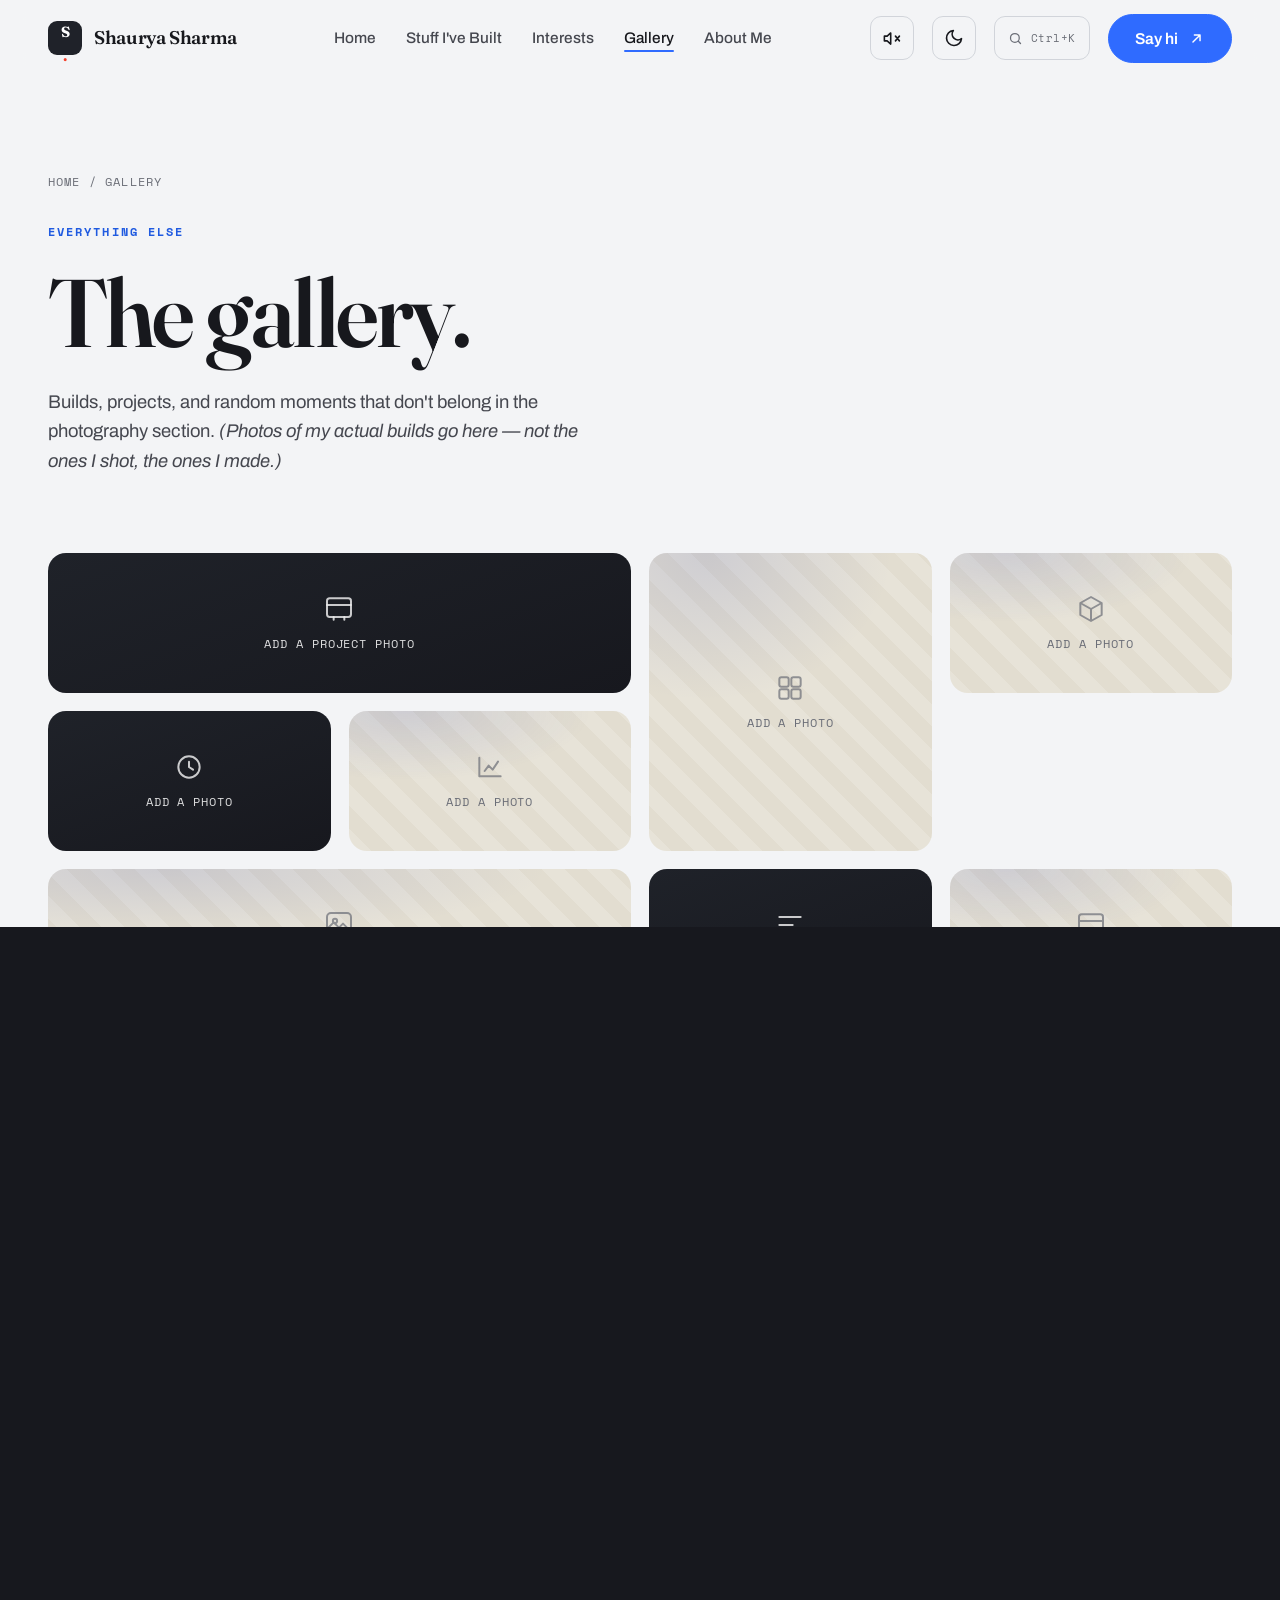
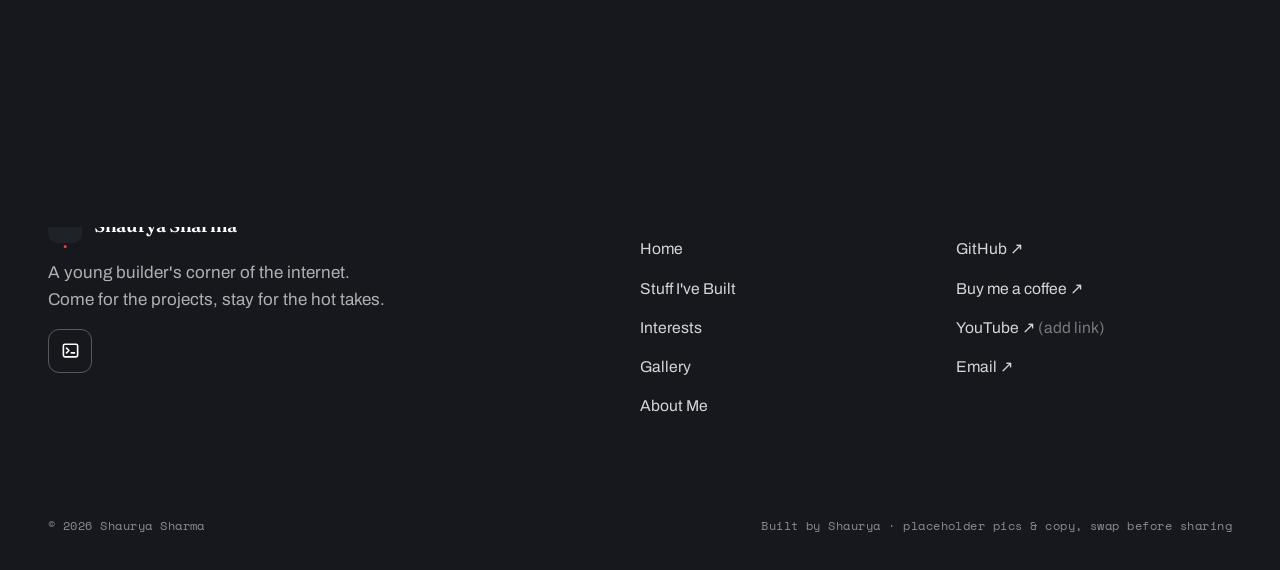
<file: gallery.html>
<!DOCTYPE html>
<html lang="en">
<head>
  <meta charset="UTF-8" />
  <meta name="viewport" content="width=device-width, initial-scale=1" />
  <title>Gallery — Shaurya Sharma</title>
  <meta name="description" content="A gallery of builds, projects, and moments from Shaurya Sharma — everything that isn't photography." />
  <meta name="theme-color" content="#1f2229" />
  <link rel="preconnect" href="https://fonts.googleapis.com" />
  <link rel="preconnect" href="https://fonts.gstatic.com" crossorigin />
  <link href="https://fonts.googleapis.com/css2?family=Archivo:wght@400;500;600;700&family=Fraunces:ital,opsz,wght@0,9..144,400;0,9..144,600;0,9..144,700;1,9..144,600&family=Space+Mono:wght@400;700&display=swap" rel="stylesheet" />
  <link rel="stylesheet" href="assets/styles.css?v=15" />
  <link rel="icon" href="data:image/svg+xml,%3Csvg xmlns='http://www.w3.org/2000/svg' viewBox='0 0 32 32'%3E%3Crect width='32' height='32' rx='7' fill='%231f2229'/%3E%3Ctext x='15' y='23' font-family='Georgia,serif' font-size='19' font-weight='700' fill='white' text-anchor='middle'%3ES%3C/text%3E%3Ccircle cx='25' cy='8' r='3' fill='%23f5402c'/%3E%3C/svg%3E" />
  <script>(function(){try{var t=localStorage.getItem('theme');if(!t)t=matchMedia('(prefers-color-scheme: dark)').matches?'dark':'light';document.documentElement.setAttribute('data-theme',t);}catch(e){}})();</script>
</head>
<body>
  <header class="site-header">
    <div class="container">
      <nav class="nav" aria-label="Primary">
        <a class="brand" href="index.html" aria-label="Shaurya Sharma — Home"><span class="brand__mark">S<span class="star">.</span></span> Shaurya Sharma</a>
        <ul class="nav__links">
          <li><a href="index.html">Home</a></li>
          <li><a href="work.html">Stuff I've Built</a></li><li><a href="interests.html">Interests</a></li><li><a href="gallery.html" class="is-active">Gallery</a></li>
          <li><a href="about.html">About Me</a></li>
        </ul>
        <div class="nav__right">
          <a class="btn btn--coral" href="index.html#connect">Say hi <svg viewBox="0 0 24 24" fill="none" stroke="currentColor" stroke-width="2"><path d="M7 17L17 7M9 7h8v8" stroke-linecap="round" stroke-linejoin="round"/></svg></a>
          <button class="nav__toggle" aria-label="Open menu" aria-expanded="false"><svg viewBox="0 0 24 24" fill="none" stroke="currentColor" stroke-width="2"><path d="M4 8h16M4 16h16" stroke-linecap="round"/></svg></button>
        </div>
      </nav>
    </div>
  </header>

  <main>
    <section class="pagehero">
      <div class="container">
        <div class="crumb reveal"><a href="index.html">Home</a> / Gallery</div>
        <span class="label label--coral reveal">Everything else</span>
        <h1 class="reveal" data-d="1">The gallery.</h1>
        <p class="reveal" data-d="2">Builds, projects, and random moments that don't belong in the photography section. <em>(Photos of my actual builds go here — not the ones I shot, the ones I made.)</em></p>
      </div>
    </section>

    <section class="section" style="padding-top:clamp(16px,2vw,28px)">
      <div class="container">
        <div class="gallery-grid">
          <div class="gallery-item gallery-item--wide reveal">
            <div class="ph ph--cobalt"><div class="ph__inner"><svg viewBox="0 0 24 24" fill="none" stroke="currentColor" stroke-width="1.5"><rect x="3" y="4" width="18" height="14" rx="2"/><path d="M3 9h18M8 18v2M16 18v2" stroke-linecap="round"/></svg><span>Add a project photo</span></div></div>
          </div>
          <div class="gallery-item gallery-item--tall reveal" data-d="1">
            <div class="ph"><div class="ph__inner"><svg viewBox="0 0 24 24" fill="none" stroke="currentColor" stroke-width="1.5"><rect x="4" y="4" width="7" height="7" rx="1.5"/><rect x="13" y="4" width="7" height="7" rx="1.5"/><rect x="4" y="13" width="7" height="7" rx="1.5"/><rect x="13" y="13" width="7" height="7" rx="1.5"/></svg><span>Add a photo</span></div></div>
          </div>
          <div class="gallery-item reveal" data-d="2">
            <div class="ph"><div class="ph__inner"><svg viewBox="0 0 24 24" fill="none" stroke="currentColor" stroke-width="1.5"><path d="M12 3l8 4.5v9L12 21l-8-4.5v-9z" stroke-linejoin="round"/><path d="M12 12l8-4.5M12 12v9M12 12L4 7.5" stroke-linejoin="round"/></svg><span>Add a photo</span></div></div>
          </div>
          <div class="gallery-item reveal">
            <div class="ph ph--cobalt"><div class="ph__inner"><svg viewBox="0 0 24 24" fill="none" stroke="currentColor" stroke-width="1.5"><circle cx="12" cy="12" r="8"/><path d="M12 8v4l3 2" stroke-linecap="round"/></svg><span>Add a photo</span></div></div>
          </div>
          <div class="gallery-item reveal" data-d="1">
            <div class="ph"><div class="ph__inner"><svg viewBox="0 0 24 24" fill="none" stroke="currentColor" stroke-width="1.5"><path d="M4 19V5M4 19h16M8 15l3-4 3 3 4-6" stroke-linecap="round" stroke-linejoin="round"/></svg><span>Add a photo</span></div></div>
          </div>
          <div class="gallery-item gallery-item--wide reveal" data-d="2">
            <div class="ph"><div class="ph__inner"><svg viewBox="0 0 24 24" fill="none" stroke="currentColor" stroke-width="1.5"><rect x="3" y="3" width="18" height="18" rx="3"/><path d="M3 15l5-5 4 4 3-3 6 6" stroke-linecap="round" stroke-linejoin="round"/><circle cx="9" cy="9" r="1.6"/></svg><span>Add a photo</span></div></div>
          </div>
          <div class="gallery-item reveal">
            <div class="ph ph--cobalt"><div class="ph__inner"><svg viewBox="0 0 24 24" fill="none" stroke="currentColor" stroke-width="1.5"><path d="M4 6h16M4 12h10M4 18h7" stroke-linecap="round"/></svg><span>Add a photo</span></div></div>
          </div>
          <div class="gallery-item reveal" data-d="1">
            <div class="ph"><div class="ph__inner"><svg viewBox="0 0 24 24" fill="none" stroke="currentColor" stroke-width="1.5"><rect x="3" y="4" width="18" height="14" rx="2"/><path d="M3 9h18M8 18v2M16 18v2" stroke-linecap="round"/></svg><span>Add a photo</span></div></div>
          </div>
        </div>
        <p style="margin-top:24px;font-size:.85rem;color:var(--muted)"><em>Placeholder tiles — swap these for real photos of builds, trips, and everything in between.</em></p>
      </div>
    </section>
  </main>

  <footer class="footer" id="connect">
    <div class="container">
      <div class="footer__cta reveal">
        <span class="label">Come say hi</span>
        <h2><a href="mailto:shaurya8sharma@gmail.com">Let's be<br>internet friends.</a></h2>
        <a class="btn btn--onDark btn--lg" href="mailto:shaurya8sharma@gmail.com">shaurya8sharma@gmail.com <svg viewBox="0 0 24 24" fill="none" stroke="currentColor" stroke-width="2"><path d="M7 17L17 7M9 7h8v8" stroke-linecap="round" stroke-linejoin="round"/></svg></a>
      </div>
      <div class="footer__grid">
        <div class="footer__brand">
          <a class="brand" href="index.html" style="color:#fff"><span class="brand__mark">S<span class="star">.</span></span> Shaurya Sharma</a>
          <p>A young builder's corner of the internet. Come for the projects, stay for the hot takes.</p>
        </div>
        <div><h4>Look around</h4><ul><li><a href="index.html">Home</a></li><li><a href="work.html">Stuff I've Built</a></li><li><a href="interests.html">Interests</a></li><li><a href="gallery.html">Gallery</a></li><li><a href="about.html">About Me</a></li></ul></div>
        <div><h4>Find me online</h4><ul><li><a href="https://github.com/shaurya8sharma-bot" target="_blank" rel="noopener">GitHub ↗</a></li><li><a href="https://buymeacoffee.com/shauryasharma" target="_blank" rel="noopener">Buy me a coffee ↗</a></li><li><a href="#" target="_blank" rel="noopener">YouTube ↗ <span style="opacity:.5">(add link)</span></a></li><li><a href="mailto:shaurya8sharma@gmail.com">Email ↗</a></li></ul></div>
      </div>
      <div class="footer__bottom">
        <span>© <span id="year">2026</span> Shaurya Sharma</span>
        <span>Built by Shaurya · placeholder pics &amp; copy, swap before sharing</span>
      </div>
    </div>
  </footer>

  <script src="assets/script.js?v=15"></script>
</body>
</html>
</file>
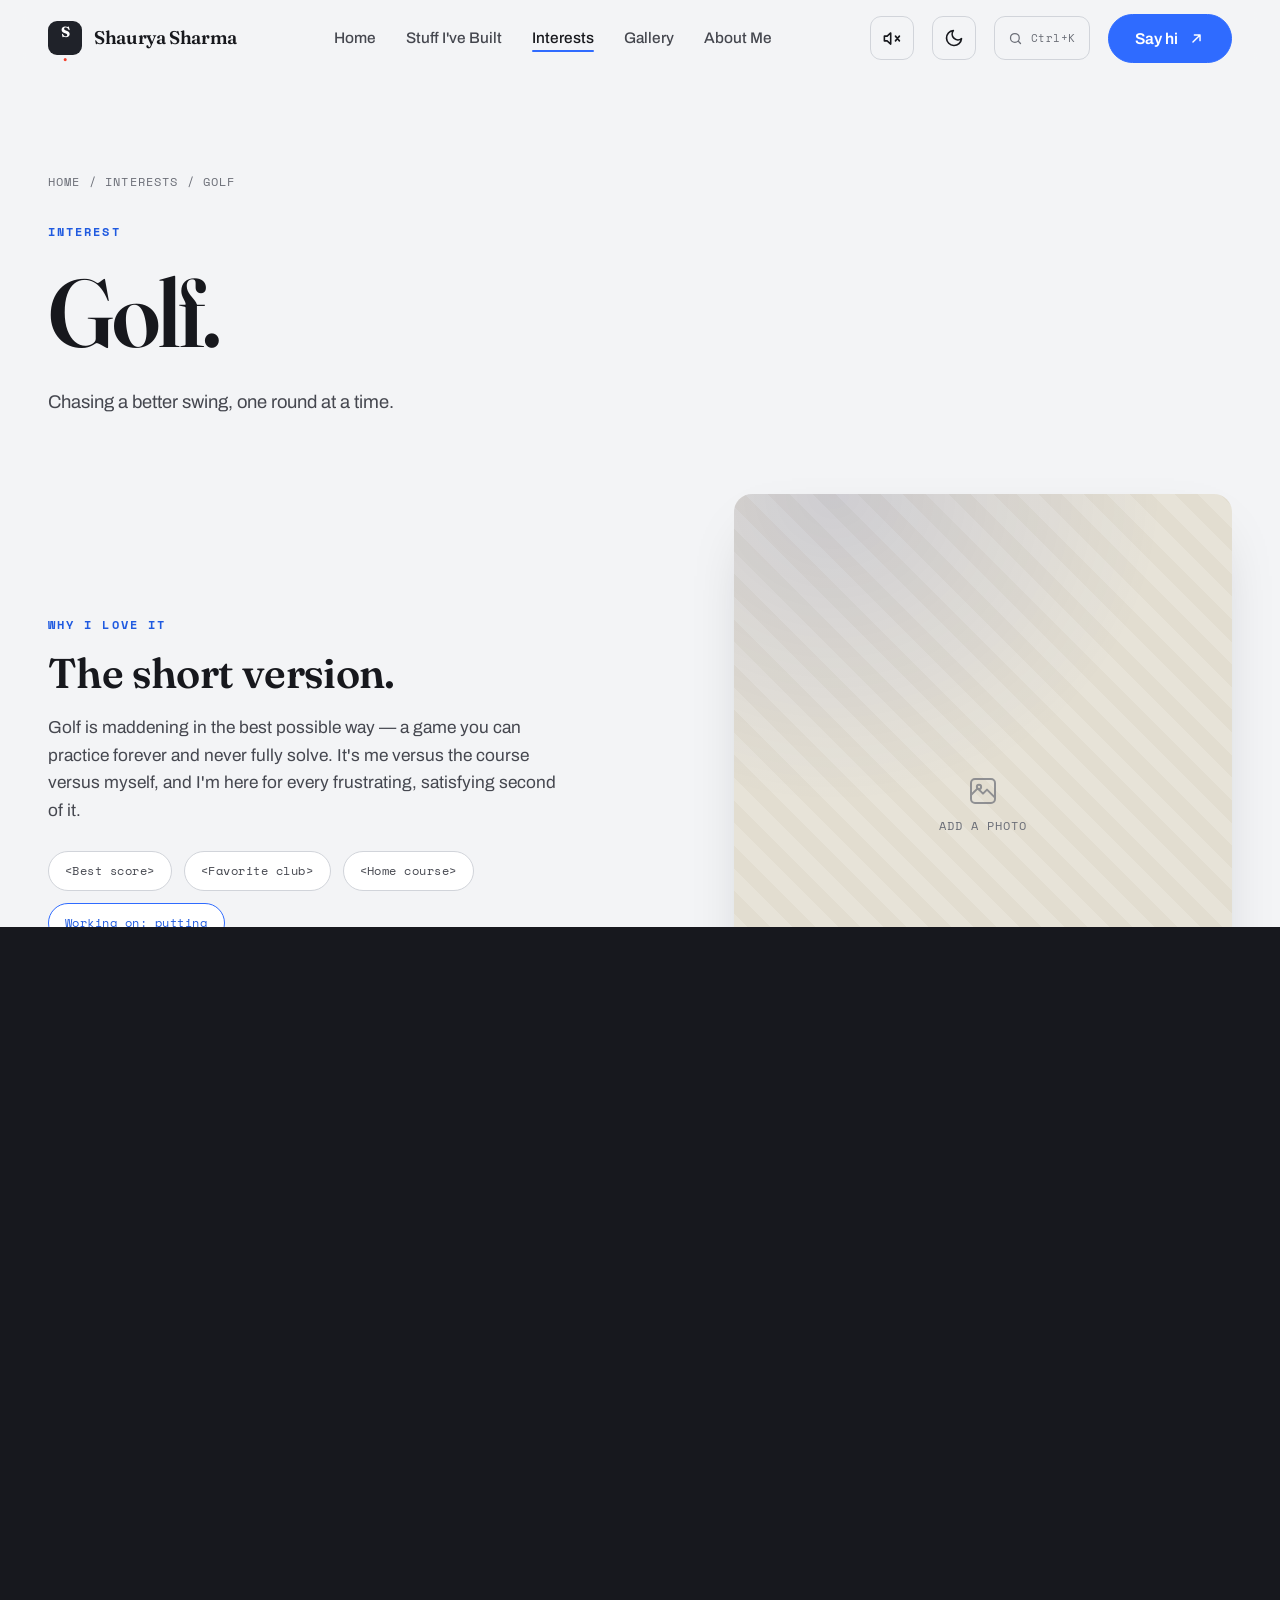
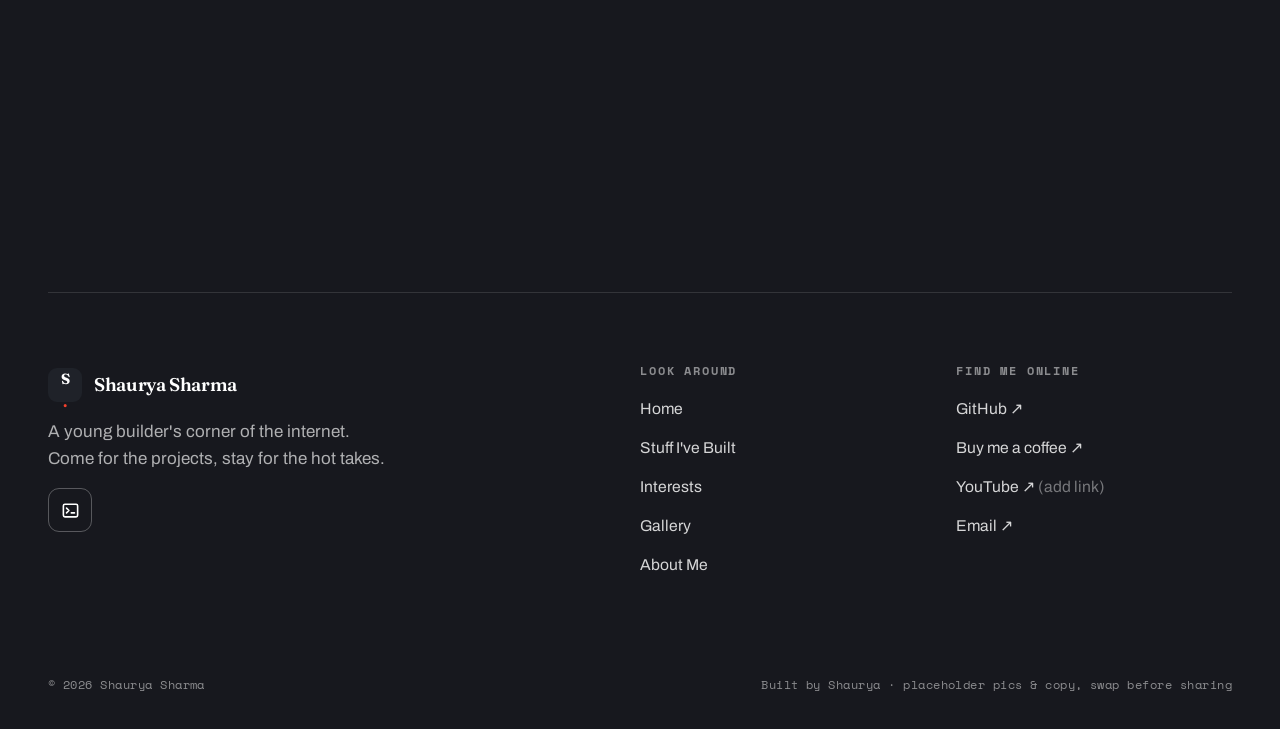
<file: golf.html>
<!DOCTYPE html>
<html lang="en">
<head>
  <meta charset="UTF-8" />
  <meta name="viewport" content="width=device-width, initial-scale=1" />
  <title>Golf — Shaurya Sharma</title>
  <meta name="description" content="Golf — one of the things Shaurya Sharma is into." />
  <meta name="theme-color" content="#1f2229" />
  <link rel="preconnect" href="https://fonts.googleapis.com" />
  <link rel="preconnect" href="https://fonts.gstatic.com" crossorigin />
  <link href="https://fonts.googleapis.com/css2?family=Archivo:wght@400;500;600;700&family=Fraunces:ital,opsz,wght@0,9..144,400;0,9..144,600;0,9..144,700;1,9..144,600&family=Space+Mono:wght@400;700&display=swap" rel="stylesheet" />
  <link rel="stylesheet" href="assets/styles.css?v=15" />
  <link rel="icon" href="data:image/svg+xml,%3Csvg xmlns='http://www.w3.org/2000/svg' viewBox='0 0 32 32'%3E%3Crect width='32' height='32' rx='7' fill='%231f2229'/%3E%3Ctext x='15' y='23' font-family='Georgia,serif' font-size='19' font-weight='700' fill='white' text-anchor='middle'%3ES%3C/text%3E%3Ccircle cx='25' cy='8' r='3' fill='%23f5402c'/%3E%3C/svg%3E" />
  <script>(function(){try{var t=localStorage.getItem('theme');if(!t)t=matchMedia('(prefers-color-scheme: dark)').matches?'dark':'light';document.documentElement.setAttribute('data-theme',t);}catch(e){}})();</script>
</head>
<body>
  <header class="site-header">
    <div class="container">
      <nav class="nav" aria-label="Primary">
        <a class="brand" href="index.html" aria-label="Shaurya Sharma — Home"><span class="brand__mark">S<span class="star">.</span></span> Shaurya Sharma</a>
        <ul class="nav__links">
          <li><a href="index.html">Home</a></li>
          <li><a href="work.html">Stuff I've Built</a></li>
          <li><a href="interests.html" class="is-active">Interests</a></li><li><a href="gallery.html">Gallery</a></li>
          <li><a href="about.html">About Me</a></li>
        </ul>
        <div class="nav__right">
          <a class="btn btn--coral" href="index.html#connect">Say hi <svg viewBox="0 0 24 24" fill="none" stroke="currentColor" stroke-width="2"><path d="M7 17L17 7M9 7h8v8" stroke-linecap="round" stroke-linejoin="round"/></svg></a>
          <button class="nav__toggle" aria-label="Open menu" aria-expanded="false"><svg viewBox="0 0 24 24" fill="none" stroke="currentColor" stroke-width="2"><path d="M4 8h16M4 16h16" stroke-linecap="round"/></svg></button>
        </div>
      </nav>
    </div>
  </header>

  <main>
    <section class="pagehero">
      <div class="container">
        <div class="crumb reveal"><a href="index.html">Home</a> / <a href="interests.html">Interests</a> / Golf</div>
        <span class="label label--coral reveal">Interest</span>
        <h1 class="reveal" data-d="1">Golf.</h1>
        <p class="reveal" data-d="2">Chasing a better swing, one round at a time.</p>
      </div>
    </section>

    <section class="section" style="padding-top:clamp(16px,2vw,28px)">
      <div class="container">
        <div class="about">
          <div class="about__body reveal">
            <span class="label label--coral">Why I love it</span>
            <h2 style="font-size:clamp(1.7rem,3.4vw,2.6rem);margin:14px 0 20px;max-width:18ch">The short version.</h2>
            <p>Golf is maddening in the best possible way — a game you can practice forever and never fully solve. It's me versus the course versus myself, and I'm here for every frustrating, satisfying second of it.</p>
            <div class="chips" style="margin-top:26px"><span class="chip">&lt;Best score&gt;</span><span class="chip">&lt;Favorite club&gt;</span><span class="chip">&lt;Home course&gt;</span><span class="chip chip--coral">Working on: putting</span></div>
            <p style="margin-top:18px;font-size:.85rem;color:var(--muted)"><em>Swap the placeholders above for your real picks — and add photos.</em></p>
          </div>
          <div class="about__photo reveal" data-d="2">
            <div class="ph"><div class="ph__inner"><svg viewBox="0 0 24 24" fill="none" stroke="currentColor" stroke-width="1.5"><rect x="3" y="3" width="18" height="18" rx="3"/><path d="M3 15l5-5 4 4 3-3 6 6" stroke-linecap="round" stroke-linejoin="round"/><circle cx="9" cy="9" r="1.6"/></svg><span>Add a photo</span></div></div>
          </div>
        </div>
        <div style="margin-top:48px"><a class="btn btn--ghost" href="interests.html"><svg viewBox="0 0 24 24" fill="none" stroke="currentColor" stroke-width="2"><path d="M19 12H5M11 6l-6 6 6 6" stroke-linecap="round" stroke-linejoin="round"/></svg> All interests</a></div>
      </div>
    </section>
  </main>

  <footer class="footer" id="connect">
    <div class="container">
      <div class="footer__cta reveal">
        <span class="label">Come say hi</span>
        <h2><a href="mailto:shaurya8sharma@gmail.com">Let's be<br>internet friends.</a></h2>
        <a class="btn btn--onDark btn--lg" href="mailto:shaurya8sharma@gmail.com">shaurya8sharma@gmail.com <svg viewBox="0 0 24 24" fill="none" stroke="currentColor" stroke-width="2"><path d="M7 17L17 7M9 7h8v8" stroke-linecap="round" stroke-linejoin="round"/></svg></a>
      </div>
      <div class="footer__grid">
        <div class="footer__brand">
          <a class="brand" href="index.html" style="color:#fff"><span class="brand__mark">S<span class="star">.</span></span> Shaurya Sharma</a>
          <p>A young builder's corner of the internet. Come for the projects, stay for the hot takes.</p>
        </div>
        <div><h4>Look around</h4><ul><li><a href="index.html">Home</a></li><li><a href="work.html">Stuff I've Built</a></li><li><a href="interests.html">Interests</a></li><li><a href="gallery.html">Gallery</a></li><li><a href="about.html">About Me</a></li></ul></div>
        <div><h4>Find me online</h4><ul><li><a href="https://github.com/shaurya8sharma-bot" target="_blank" rel="noopener">GitHub ↗</a></li><li><a href="https://buymeacoffee.com/shauryasharma" target="_blank" rel="noopener">Buy me a coffee ↗</a></li><li><a href="#" target="_blank" rel="noopener">YouTube ↗ <span style="opacity:.5">(add link)</span></a></li><li><a href="mailto:shaurya8sharma@gmail.com">Email ↗</a></li></ul></div>
      </div>
      <div class="footer__bottom">
        <span>© <span id="year">2026</span> Shaurya Sharma</span>
        <span>Built by Shaurya · placeholder pics &amp; copy, swap before sharing</span>
      </div>
    </div>
  </footer>

  <script src="assets/script.js?v=15"></script>
</body>
</html>
</file>
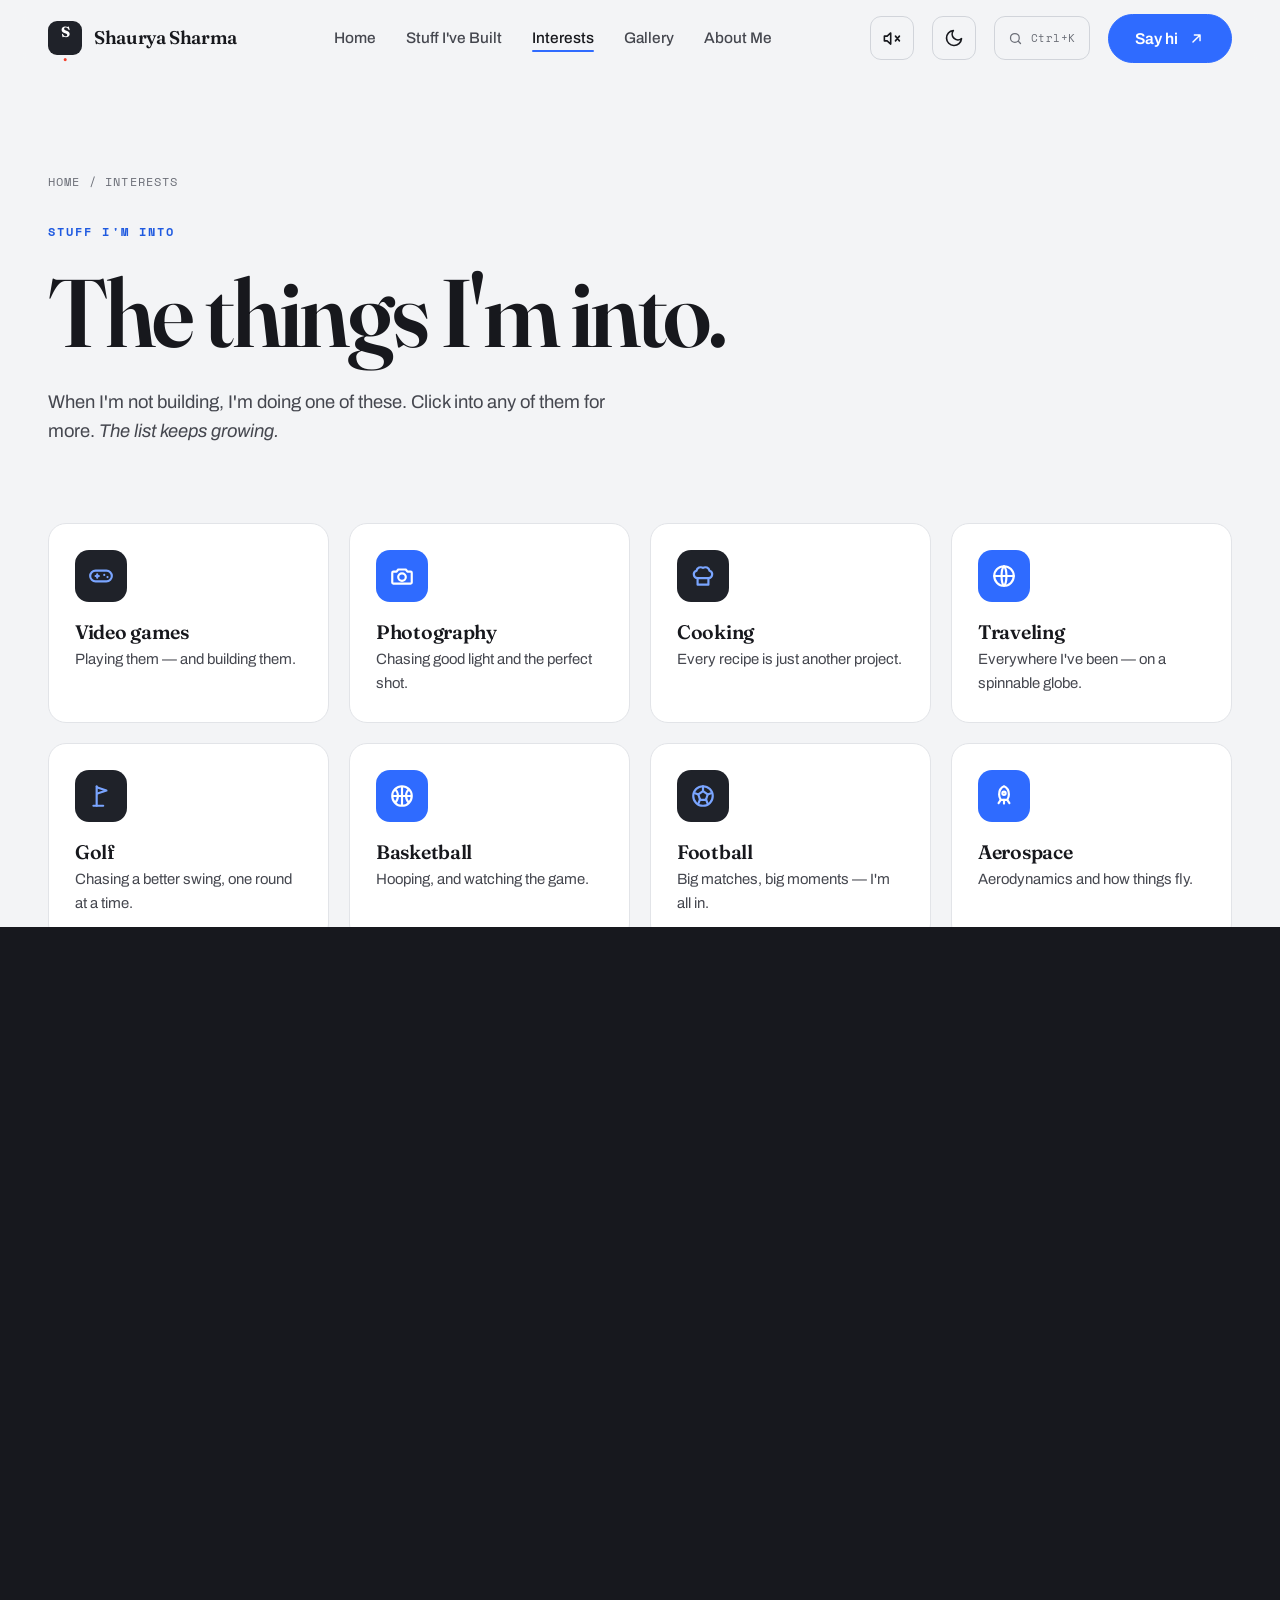
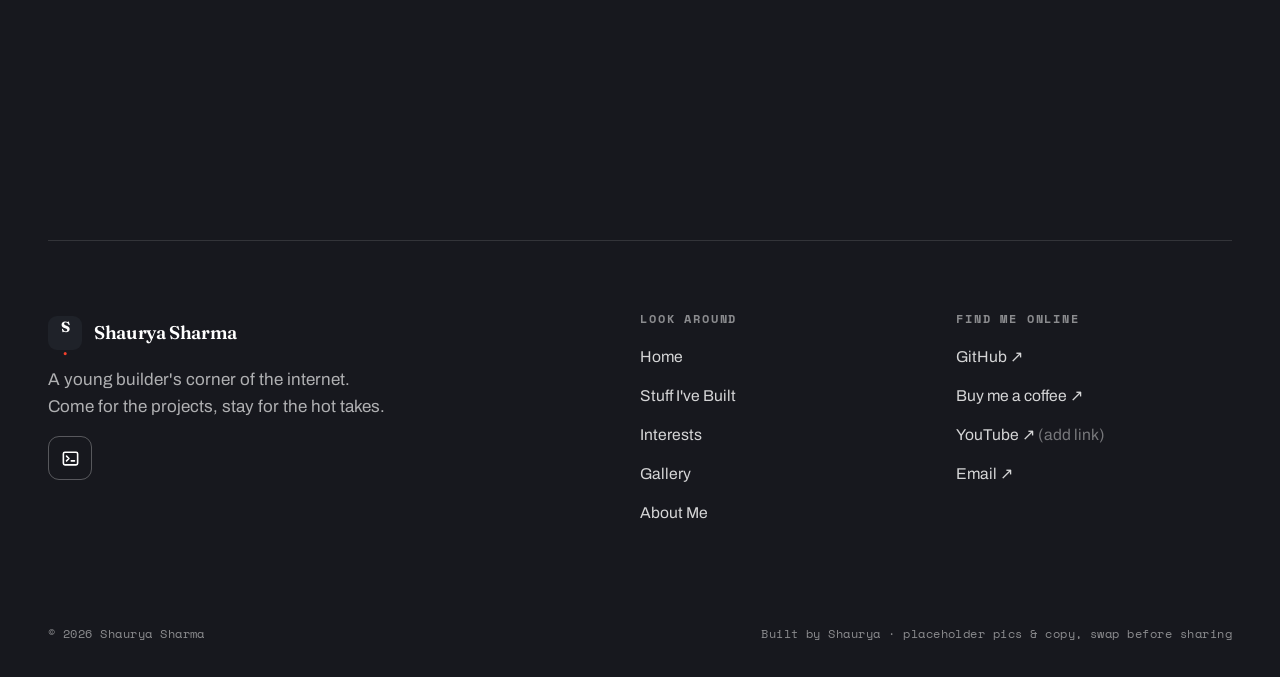
<file: interests.html>
<!DOCTYPE html>
<html lang="en">
<head>
  <meta charset="UTF-8" />
  <meta name="viewport" content="width=device-width, initial-scale=1" />
  <title>Interests — Shaurya Sharma</title>
  <meta name="description" content="Everything Shaurya Sharma is into — from video games and photography to traveling the world." />
  <meta name="theme-color" content="#1f2229" />
  <link rel="preconnect" href="https://fonts.googleapis.com" />
  <link rel="preconnect" href="https://fonts.gstatic.com" crossorigin />
  <link href="https://fonts.googleapis.com/css2?family=Archivo:wght@400;500;600;700&family=Fraunces:ital,opsz,wght@0,9..144,400;0,9..144,600;0,9..144,700;1,9..144,600&family=Space+Mono:wght@400;700&display=swap" rel="stylesheet" />
  <link rel="stylesheet" href="assets/styles.css?v=15" />
  <link rel="icon" href="data:image/svg+xml,%3Csvg xmlns='http://www.w3.org/2000/svg' viewBox='0 0 32 32'%3E%3Crect width='32' height='32' rx='7' fill='%231f2229'/%3E%3Ctext x='15' y='23' font-family='Georgia,serif' font-size='19' font-weight='700' fill='white' text-anchor='middle'%3ES%3C/text%3E%3Ccircle cx='25' cy='8' r='3' fill='%23f5402c'/%3E%3C/svg%3E" />
  <script>(function(){try{var t=localStorage.getItem('theme');if(!t)t=matchMedia('(prefers-color-scheme: dark)').matches?'dark':'light';document.documentElement.setAttribute('data-theme',t);}catch(e){}})();</script>
</head>
<body>
  <header class="site-header">
    <div class="container">
      <nav class="nav" aria-label="Primary">
        <a class="brand" href="index.html" aria-label="Shaurya Sharma — Home"><span class="brand__mark">S<span class="star">.</span></span> Shaurya Sharma</a>
        <ul class="nav__links">
          <li><a href="index.html">Home</a></li>
          <li><a href="work.html">Stuff I've Built</a></li>
          <li><a href="interests.html" class="is-active">Interests</a></li><li><a href="gallery.html">Gallery</a></li>
          <li><a href="about.html">About Me</a></li>
        </ul>
        <div class="nav__right">
          <a class="btn btn--coral" href="index.html#connect">Say hi <svg viewBox="0 0 24 24" fill="none" stroke="currentColor" stroke-width="2"><path d="M7 17L17 7M9 7h8v8" stroke-linecap="round" stroke-linejoin="round"/></svg></a>
          <button class="nav__toggle" aria-label="Open menu" aria-expanded="false"><svg viewBox="0 0 24 24" fill="none" stroke="currentColor" stroke-width="2"><path d="M4 8h16M4 16h16" stroke-linecap="round"/></svg></button>
        </div>
      </nav>
    </div>
  </header>

  <main>
    <section class="pagehero">
      <div class="container">
        <div class="crumb reveal"><a href="index.html">Home</a> / Interests</div>
        <span class="label label--coral reveal">Stuff I'm into</span>
        <h1 class="reveal" data-d="1">The things I'm into.</h1>
        <p class="reveal" data-d="2">When I'm not building, I'm doing one of these. Click into any of them for more. <em>The list keeps growing.</em></p>
      </div>
    </section>

    <section class="section" style="padding-top:clamp(16px,2vw,28px)">
      <div class="container">
        <div class="likes">
          <a class="like reveal" href="video-games.html">
            <div class="like__ic"><svg viewBox="0 0 24 24" fill="none" stroke="currentColor" stroke-width="2"><rect x="2" y="7" width="20" height="10" rx="5"/><path d="M7 12h3M8.5 10.5v3M15 11h.01M18 13h.01" stroke-linecap="round"/></svg></div>
            <h3>Video games</h3>
            <p>Playing them — and building them.</p>
          </a>
          <a class="like reveal" data-d="1" href="photography.html">
            <div class="like__ic"><svg viewBox="0 0 24 24" fill="none" stroke="currentColor" stroke-width="2"><path d="M4 8h3l1.5-2h7L17 8h3a1 1 0 0 1 1 1v9a1 1 0 0 1-1 1H4a1 1 0 0 1-1-1V9a1 1 0 0 1 1-1z" stroke-linejoin="round"/><circle cx="12" cy="13" r="3.5"/></svg></div>
            <h3>Photography</h3>
            <p>Chasing good light and the perfect shot.</p>
          </a>
          <a class="like reveal" data-d="2" href="cooking.html">
            <div class="like__ic"><svg viewBox="0 0 24 24" fill="none" stroke="currentColor" stroke-width="2"><path d="M7 20h10M7 20v-6M17 20v-6" stroke-linecap="round"/><path d="M7 14a3.5 3.5 0 0 1-1-6.85A4 4 0 0 1 12 4.5a4 4 0 0 1 6 2.65A3.5 3.5 0 0 1 17 14H7z" stroke-linejoin="round"/></svg></div>
            <h3>Cooking</h3>
            <p>Every recipe is just another project.</p>
          </a>
          <a class="like reveal" data-d="3" href="traveling.html">
            <div class="like__ic"><svg viewBox="0 0 24 24" fill="none" stroke="currentColor" stroke-width="2"><circle cx="12" cy="12" r="9"/><path d="M3 12h18" stroke-linecap="round"/><path d="M12 3c3 3 3 15 0 18M12 3c-3 3-3 15 0 18" stroke-linecap="round"/></svg></div>
            <h3>Traveling</h3>
            <p>Everywhere I've been — on a spinnable globe.</p>
          </a>
          <a class="like reveal" href="golf.html">
            <div class="like__ic"><svg viewBox="0 0 24 24" fill="none" stroke="currentColor" stroke-width="2"><path d="M8 3v18" stroke-linecap="round"/><path d="M8 4l9 3-9 3" stroke-linejoin="round"/><path d="M5 21h9" stroke-linecap="round"/></svg></div>
            <h3>Golf</h3>
            <p>Chasing a better swing, one round at a time.</p>
          </a>
          <a class="like reveal" data-d="1" href="basketball.html">
            <div class="like__ic"><svg viewBox="0 0 24 24" fill="none" stroke="currentColor" stroke-width="2"><circle cx="12" cy="12" r="9"/><path d="M12 3v18M3 12h18M5.6 5.6c3.5 3.4 3.5 9.4 0 12.8M18.4 5.6c-3.5 3.4-3.5 9.4 0 12.8"/></svg></div>
            <h3>Basketball</h3>
            <p>Hooping, and watching the game.</p>
          </a>
          <a class="like reveal" data-d="2" href="football.html">
            <div class="like__ic"><svg viewBox="0 0 24 24" fill="none" stroke="currentColor" stroke-width="2"><circle cx="12" cy="12" r="9"/><path d="M12 7.5l4.3 3.1-1.6 5H9.3l-1.6-5z" stroke-linejoin="round"/><path d="M12 3v4.5M4.6 9.5l3.1 1.1M19.4 9.5l-3.1 1.1M7.7 19l1.6-4M16.3 19l-1.6-4" stroke-linecap="round"/></svg></div>
            <h3>Football</h3>
            <p>Big matches, big moments — I'm all in.</p>
          </a>
          <a class="like reveal" data-d="3" href="aerospace.html">
            <div class="like__ic"><svg viewBox="0 0 24 24" fill="none" stroke="currentColor" stroke-width="2"><path d="M12 3c2.8 1.2 4.5 4 4.5 7.5 0 2-.8 3.8-1.5 5H9c-.7-1.2-1.5-3-1.5-5C7.5 7 9.2 4.2 12 3z" stroke-linejoin="round"/><circle cx="12" cy="9.5" r="1.5"/><path d="M9 15.5l-2 3M15 15.5l2 3M12 15.5v3.5" stroke-linecap="round"/></svg></div>
            <h3>Aerospace</h3>
            <p>Aerodynamics and how things fly.</p>
          </a>
          <div class="like reveal">
            <div class="like__ic"><svg viewBox="0 0 24 24" fill="none" stroke="currentColor" stroke-width="2"><path d="M12 5v14M5 12h14" stroke-linecap="round"/></svg></div>
            <h3>…and more</h3>
            <p>The list keeps growing — check back soon.</p>
          </div>
        </div>
      </div>
    </section>
  </main>

  <footer class="footer" id="connect">
    <div class="container">
      <div class="footer__cta reveal">
        <span class="label">Come say hi</span>
        <h2><a href="mailto:shaurya8sharma@gmail.com">Let's be<br>internet friends.</a></h2>
        <a class="btn btn--onDark btn--lg" href="mailto:shaurya8sharma@gmail.com">shaurya8sharma@gmail.com <svg viewBox="0 0 24 24" fill="none" stroke="currentColor" stroke-width="2"><path d="M7 17L17 7M9 7h8v8" stroke-linecap="round" stroke-linejoin="round"/></svg></a>
      </div>
      <div class="footer__grid">
        <div class="footer__brand">
          <a class="brand" href="index.html" style="color:#fff"><span class="brand__mark">S<span class="star">.</span></span> Shaurya Sharma</a>
          <p>A young builder's corner of the internet. Come for the projects, stay for the hot takes.</p>
        </div>
        <div><h4>Look around</h4><ul><li><a href="index.html">Home</a></li><li><a href="work.html">Stuff I've Built</a></li><li><a href="interests.html">Interests</a></li><li><a href="gallery.html">Gallery</a></li><li><a href="about.html">About Me</a></li></ul></div>
        <div><h4>Find me online</h4><ul><li><a href="https://github.com/shaurya8sharma-bot" target="_blank" rel="noopener">GitHub ↗</a></li><li><a href="https://buymeacoffee.com/shauryasharma" target="_blank" rel="noopener">Buy me a coffee ↗</a></li><li><a href="#" target="_blank" rel="noopener">YouTube ↗ <span style="opacity:.5">(add link)</span></a></li><li><a href="mailto:shaurya8sharma@gmail.com">Email ↗</a></li></ul></div>
      </div>
      <div class="footer__bottom">
        <span>© <span id="year">2026</span> Shaurya Sharma</span>
        <span>Built by Shaurya · placeholder pics &amp; copy, swap before sharing</span>
      </div>
    </div>
  </footer>

  <script src="assets/script.js?v=15"></script>
</body>
</html>
</file>
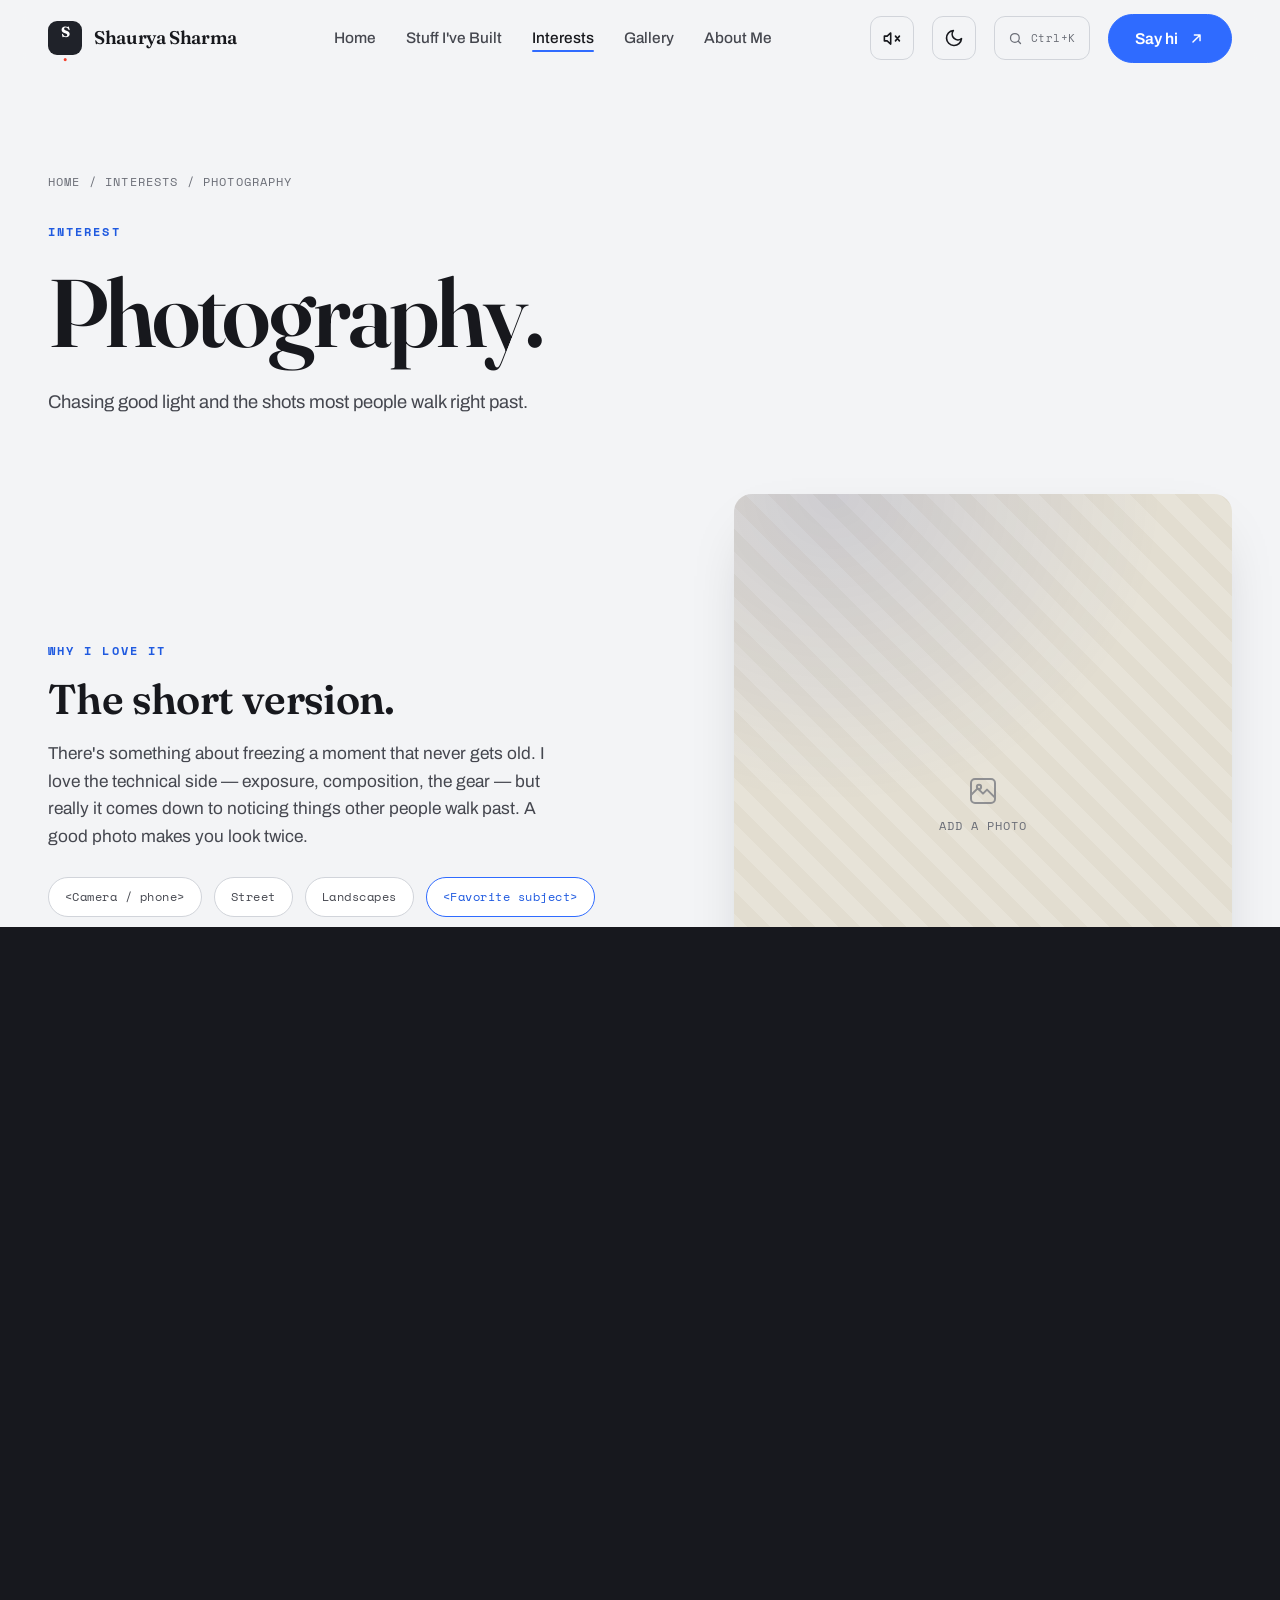
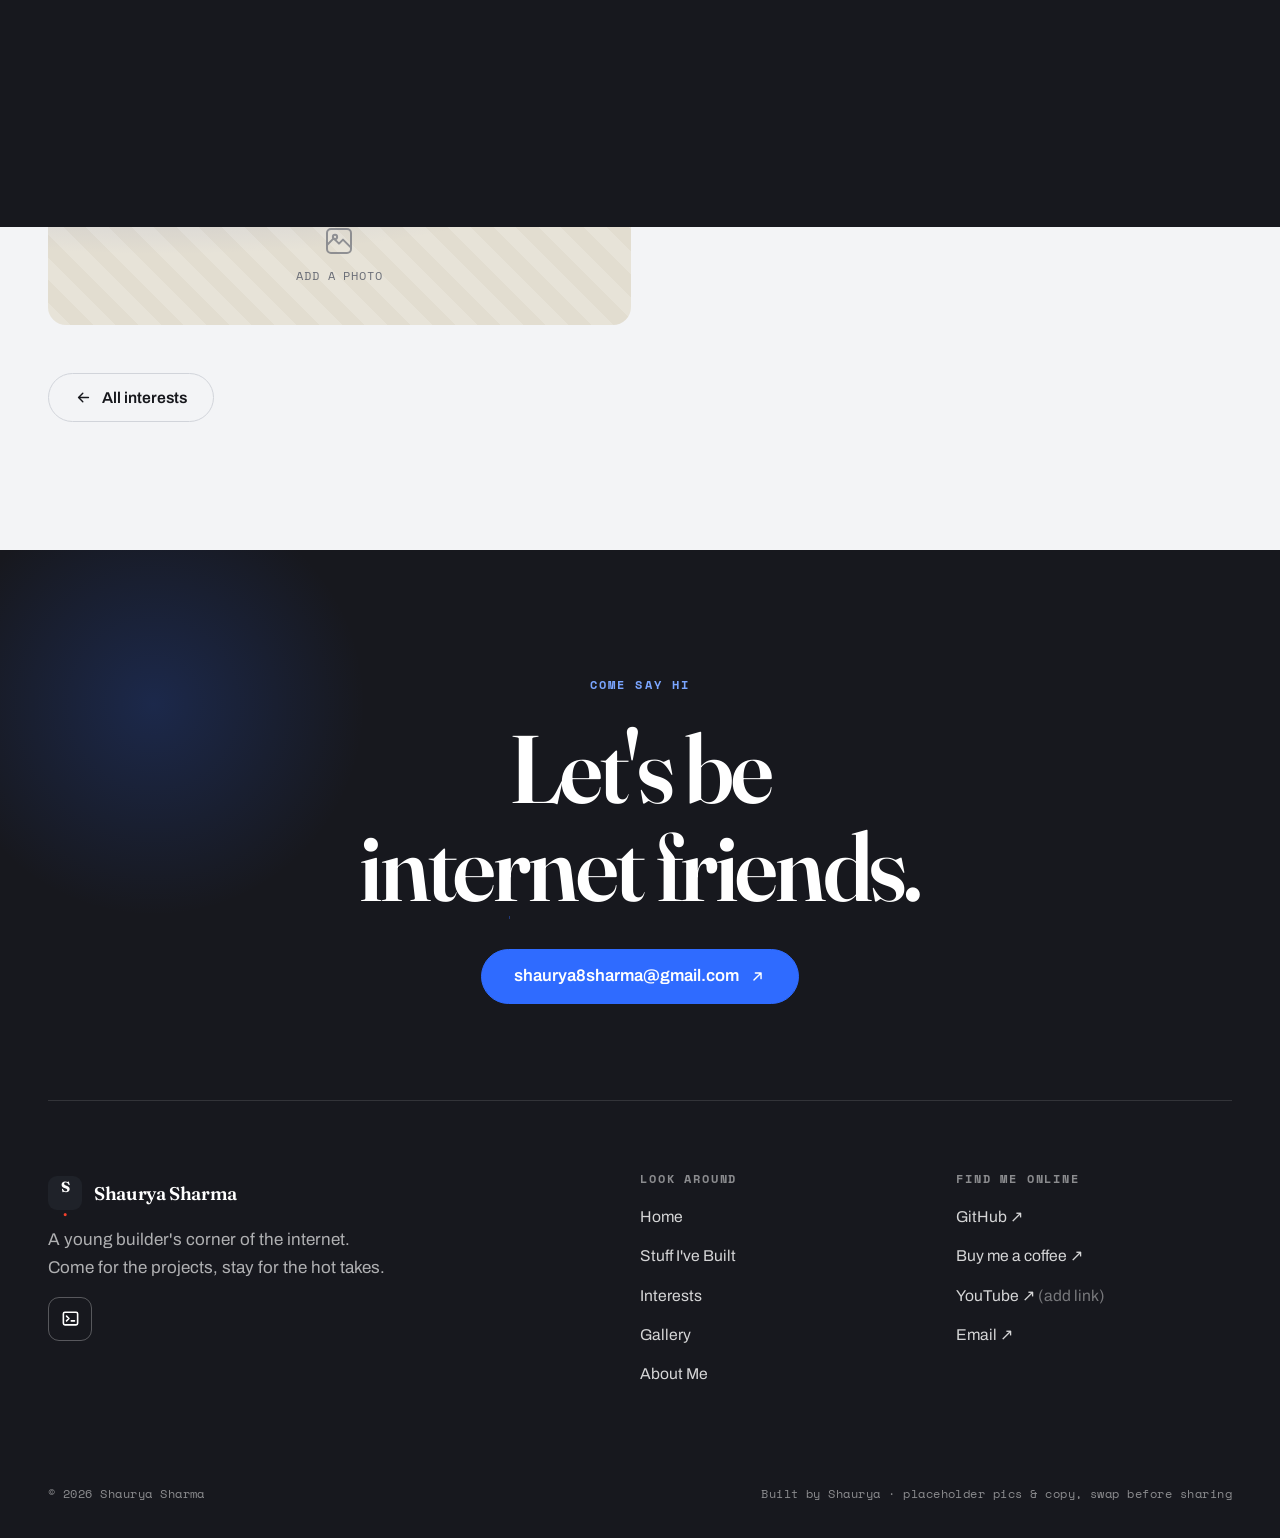
<file: photography.html>
<!DOCTYPE html>
<html lang="en">
<head>
  <meta charset="UTF-8" />
  <meta name="viewport" content="width=device-width, initial-scale=1" />
  <title>Photography — Shaurya Sharma</title>
  <meta name="description" content="Photography — one of the things Shaurya Sharma is into." />
  <meta name="theme-color" content="#1f2229" />
  <link rel="preconnect" href="https://fonts.googleapis.com" />
  <link rel="preconnect" href="https://fonts.gstatic.com" crossorigin />
  <link href="https://fonts.googleapis.com/css2?family=Archivo:wght@400;500;600;700&family=Fraunces:ital,opsz,wght@0,9..144,400;0,9..144,600;0,9..144,700;1,9..144,600&family=Space+Mono:wght@400;700&display=swap" rel="stylesheet" />
  <link rel="stylesheet" href="assets/styles.css?v=15" />
  <link rel="icon" href="data:image/svg+xml,%3Csvg xmlns='http://www.w3.org/2000/svg' viewBox='0 0 32 32'%3E%3Crect width='32' height='32' rx='7' fill='%231f2229'/%3E%3Ctext x='15' y='23' font-family='Georgia,serif' font-size='19' font-weight='700' fill='white' text-anchor='middle'%3ES%3C/text%3E%3Ccircle cx='25' cy='8' r='3' fill='%23f5402c'/%3E%3C/svg%3E" />
  <script>(function(){try{var t=localStorage.getItem('theme');if(!t)t=matchMedia('(prefers-color-scheme: dark)').matches?'dark':'light';document.documentElement.setAttribute('data-theme',t);}catch(e){}})();</script>
</head>
<body>
  <header class="site-header">
    <div class="container">
      <nav class="nav" aria-label="Primary">
        <a class="brand" href="index.html" aria-label="Shaurya Sharma — Home"><span class="brand__mark">S<span class="star">.</span></span> Shaurya Sharma</a>
        <ul class="nav__links">
          <li><a href="index.html">Home</a></li>
          <li><a href="work.html">Stuff I've Built</a></li>
          <li><a href="interests.html" class="is-active">Interests</a></li><li><a href="gallery.html">Gallery</a></li>
          <li><a href="about.html">About Me</a></li>
        </ul>
        <div class="nav__right">
          <a class="btn btn--coral" href="index.html#connect">Say hi <svg viewBox="0 0 24 24" fill="none" stroke="currentColor" stroke-width="2"><path d="M7 17L17 7M9 7h8v8" stroke-linecap="round" stroke-linejoin="round"/></svg></a>
          <button class="nav__toggle" aria-label="Open menu" aria-expanded="false"><svg viewBox="0 0 24 24" fill="none" stroke="currentColor" stroke-width="2"><path d="M4 8h16M4 16h16" stroke-linecap="round"/></svg></button>
        </div>
      </nav>
    </div>
  </header>

  <main>
    <section class="pagehero">
      <div class="container">
        <div class="crumb reveal"><a href="index.html">Home</a> / <a href="interests.html">Interests</a> / Photography</div>
        <span class="label label--coral reveal">Interest</span>
        <h1 class="reveal" data-d="1">Photography.</h1>
        <p class="reveal" data-d="2">Chasing good light and the shots most people walk right past.</p>
      </div>
    </section>

    <section class="section" style="padding-top:clamp(16px,2vw,28px)">
      <div class="container">
        <div class="about">
          <div class="about__body reveal">
            <span class="label label--coral">Why I love it</span>
            <h2 style="font-size:clamp(1.7rem,3.4vw,2.6rem);margin:14px 0 20px;max-width:18ch">The short version.</h2>
            <p>There's something about freezing a moment that never gets old. I love the technical side — exposure, composition, the gear — but really it comes down to noticing things other people walk past. A good photo makes you look twice.</p>
            <div class="chips" style="margin-top:26px"><span class="chip">&lt;Camera / phone&gt;</span><span class="chip">Street</span><span class="chip">Landscapes</span><span class="chip chip--coral">&lt;Favorite subject&gt;</span></div>
            <p style="margin-top:18px;font-size:.85rem;color:var(--muted)"><em>Swap the placeholders above for your real picks — and add photos.</em></p>
          </div>
          <div class="about__photo reveal" data-d="2">
            <div class="ph"><div class="ph__inner"><svg viewBox="0 0 24 24" fill="none" stroke="currentColor" stroke-width="1.5"><rect x="3" y="3" width="18" height="18" rx="3"/><path d="M3 15l5-5 4 4 3-3 6 6" stroke-linecap="round" stroke-linejoin="round"/><circle cx="9" cy="9" r="1.6"/></svg><span>Add a photo</span></div></div>
          </div>
        </div>
      </div>
    </section>

    <section class="section" style="padding-top:0">
      <div class="container">
        <div class="section-head reveal">
          <div class="section-head__title">
            <span class="label label--coral">Shots I've taken</span>
            <h2>Photo gallery.</h2>
          </div>
          <p>A few of my favorites so far. <em>Swap these for real shots.</em></p>
        </div>
        <div class="gallery-grid">
          <div class="gallery-item gallery-item--wide reveal">
            <div class="ph"><div class="ph__inner"><svg viewBox="0 0 24 24" fill="none" stroke="currentColor" stroke-width="1.5"><rect x="3" y="3" width="18" height="18" rx="3"/><path d="M3 15l5-5 4 4 3-3 6 6" stroke-linecap="round" stroke-linejoin="round"/><circle cx="9" cy="9" r="1.6"/></svg><span>Add a photo</span></div></div>
          </div>
          <div class="gallery-item gallery-item--tall reveal" data-d="1">
            <div class="ph ph--cobalt"><div class="ph__inner"><svg viewBox="0 0 24 24" fill="none" stroke="currentColor" stroke-width="1.5"><rect x="3" y="3" width="18" height="18" rx="3"/><path d="M3 15l5-5 4 4 3-3 6 6" stroke-linecap="round" stroke-linejoin="round"/><circle cx="9" cy="9" r="1.6"/></svg><span>Add a photo</span></div></div>
          </div>
          <div class="gallery-item reveal" data-d="2">
            <div class="ph"><div class="ph__inner"><svg viewBox="0 0 24 24" fill="none" stroke="currentColor" stroke-width="1.5"><rect x="3" y="3" width="18" height="18" rx="3"/><path d="M3 15l5-5 4 4 3-3 6 6" stroke-linecap="round" stroke-linejoin="round"/><circle cx="9" cy="9" r="1.6"/></svg><span>Add a photo</span></div></div>
          </div>
          <div class="gallery-item reveal">
            <div class="ph ph--cobalt"><div class="ph__inner"><svg viewBox="0 0 24 24" fill="none" stroke="currentColor" stroke-width="1.5"><rect x="3" y="3" width="18" height="18" rx="3"/><path d="M3 15l5-5 4 4 3-3 6 6" stroke-linecap="round" stroke-linejoin="round"/><circle cx="9" cy="9" r="1.6"/></svg><span>Add a photo</span></div></div>
          </div>
          <div class="gallery-item reveal" data-d="1">
            <div class="ph"><div class="ph__inner"><svg viewBox="0 0 24 24" fill="none" stroke="currentColor" stroke-width="1.5"><rect x="3" y="3" width="18" height="18" rx="3"/><path d="M3 15l5-5 4 4 3-3 6 6" stroke-linecap="round" stroke-linejoin="round"/><circle cx="9" cy="9" r="1.6"/></svg><span>Add a photo</span></div></div>
          </div>
          <div class="gallery-item gallery-item--wide reveal" data-d="2">
            <div class="ph"><div class="ph__inner"><svg viewBox="0 0 24 24" fill="none" stroke="currentColor" stroke-width="1.5"><rect x="3" y="3" width="18" height="18" rx="3"/><path d="M3 15l5-5 4 4 3-3 6 6" stroke-linecap="round" stroke-linejoin="round"/><circle cx="9" cy="9" r="1.6"/></svg><span>Add a photo</span></div></div>
          </div>
        </div>
        <div style="margin-top:48px"><a class="btn btn--ghost" href="interests.html"><svg viewBox="0 0 24 24" fill="none" stroke="currentColor" stroke-width="2"><path d="M19 12H5M11 6l-6 6 6 6" stroke-linecap="round" stroke-linejoin="round"/></svg> All interests</a></div>
      </div>
    </section>
  </main>

  <footer class="footer" id="connect">
    <div class="container">
      <div class="footer__cta reveal">
        <span class="label">Come say hi</span>
        <h2><a href="mailto:shaurya8sharma@gmail.com">Let's be<br>internet friends.</a></h2>
        <a class="btn btn--onDark btn--lg" href="mailto:shaurya8sharma@gmail.com">shaurya8sharma@gmail.com <svg viewBox="0 0 24 24" fill="none" stroke="currentColor" stroke-width="2"><path d="M7 17L17 7M9 7h8v8" stroke-linecap="round" stroke-linejoin="round"/></svg></a>
      </div>
      <div class="footer__grid">
        <div class="footer__brand">
          <a class="brand" href="index.html" style="color:#fff"><span class="brand__mark">S<span class="star">.</span></span> Shaurya Sharma</a>
          <p>A young builder's corner of the internet. Come for the projects, stay for the hot takes.</p>
        </div>
        <div><h4>Look around</h4><ul><li><a href="index.html">Home</a></li><li><a href="work.html">Stuff I've Built</a></li><li><a href="interests.html">Interests</a></li><li><a href="gallery.html">Gallery</a></li><li><a href="about.html">About Me</a></li></ul></div>
        <div><h4>Find me online</h4><ul><li><a href="https://github.com/shaurya8sharma-bot" target="_blank" rel="noopener">GitHub ↗</a></li><li><a href="https://buymeacoffee.com/shauryasharma" target="_blank" rel="noopener">Buy me a coffee ↗</a></li><li><a href="#" target="_blank" rel="noopener">YouTube ↗ <span style="opacity:.5">(add link)</span></a></li><li><a href="mailto:shaurya8sharma@gmail.com">Email ↗</a></li></ul></div>
      </div>
      <div class="footer__bottom">
        <span>© <span id="year">2026</span> Shaurya Sharma</span>
        <span>Built by Shaurya · placeholder pics &amp; copy, swap before sharing</span>
      </div>
    </div>
  </footer>

  <script src="assets/script.js?v=15"></script>
</body>
</html>
</file>
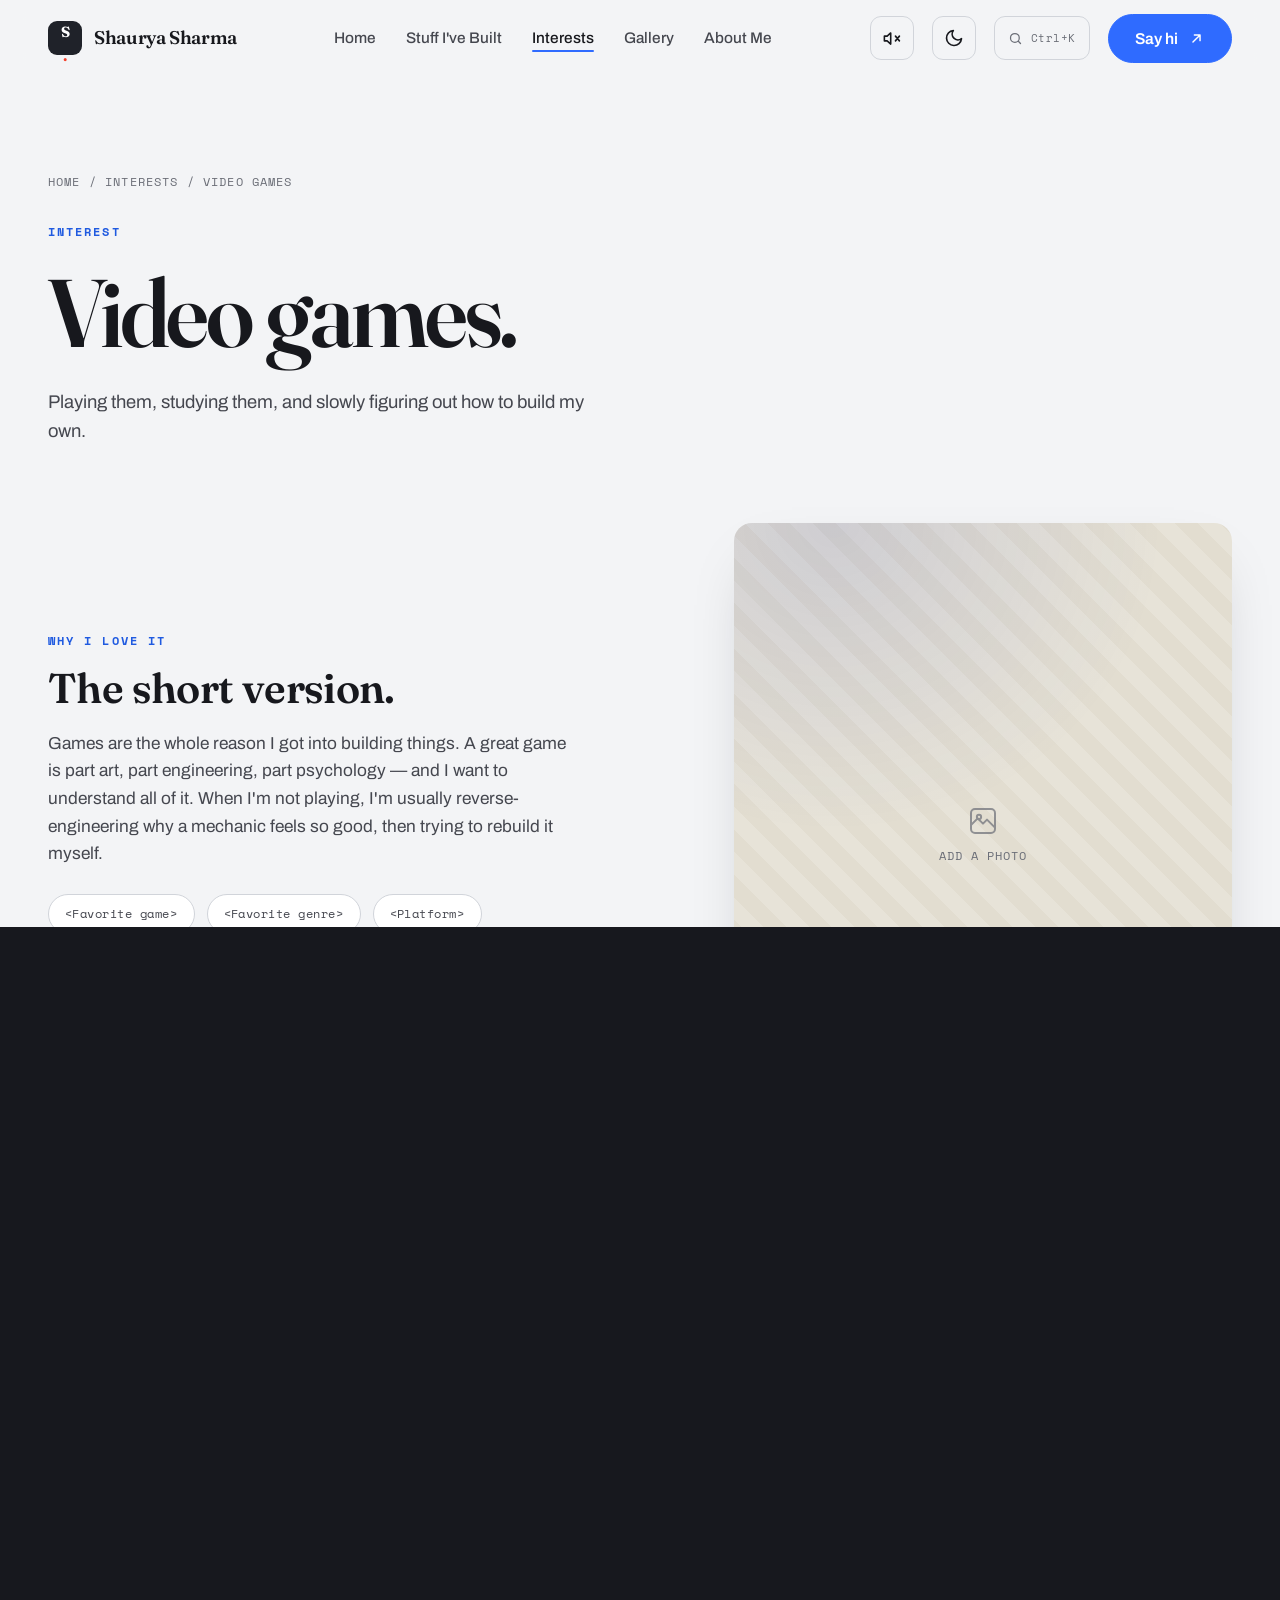
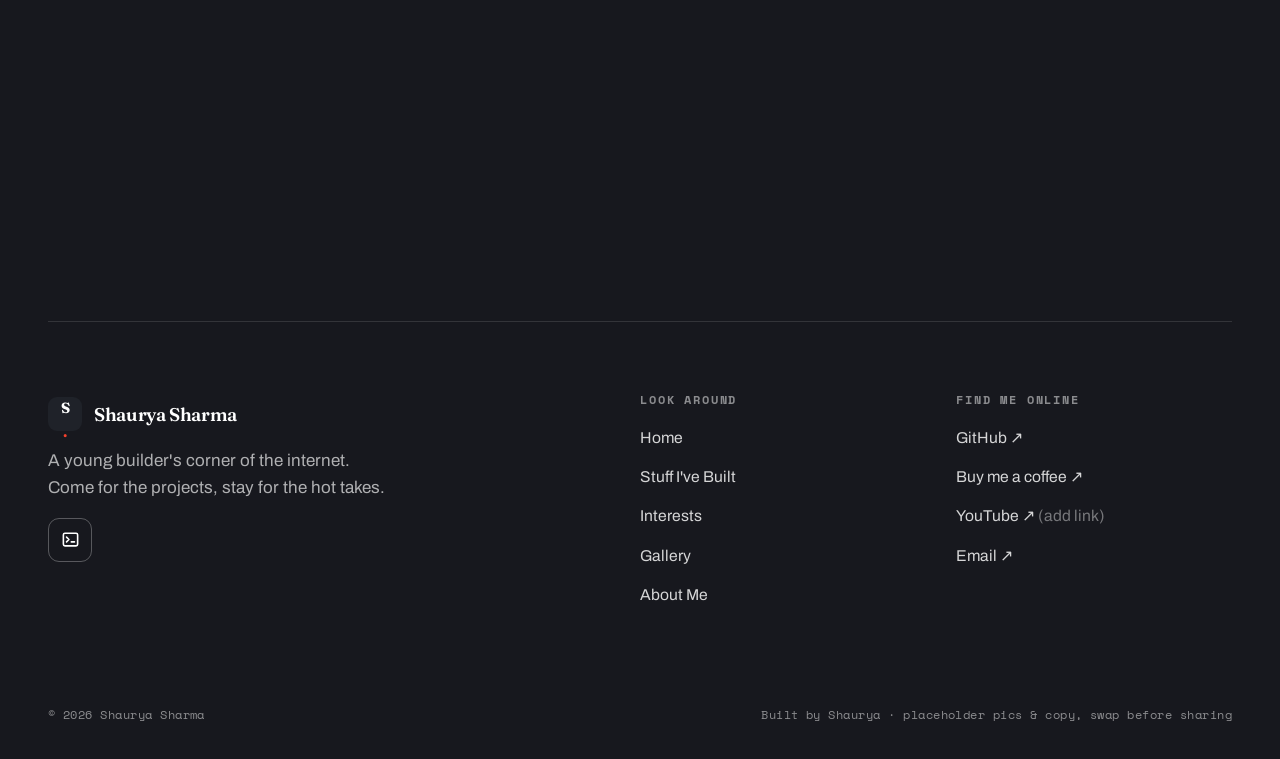
<file: video-games.html>
<!DOCTYPE html>
<html lang="en">
<head>
  <meta charset="UTF-8" />
  <meta name="viewport" content="width=device-width, initial-scale=1" />
  <title>Video games — Shaurya Sharma</title>
  <meta name="description" content="Video games — one of the things Shaurya Sharma is into." />
  <meta name="theme-color" content="#1f2229" />
  <link rel="preconnect" href="https://fonts.googleapis.com" />
  <link rel="preconnect" href="https://fonts.gstatic.com" crossorigin />
  <link href="https://fonts.googleapis.com/css2?family=Archivo:wght@400;500;600;700&family=Fraunces:ital,opsz,wght@0,9..144,400;0,9..144,600;0,9..144,700;1,9..144,600&family=Space+Mono:wght@400;700&display=swap" rel="stylesheet" />
  <link rel="stylesheet" href="assets/styles.css?v=15" />
  <link rel="icon" href="data:image/svg+xml,%3Csvg xmlns='http://www.w3.org/2000/svg' viewBox='0 0 32 32'%3E%3Crect width='32' height='32' rx='7' fill='%231f2229'/%3E%3Ctext x='15' y='23' font-family='Georgia,serif' font-size='19' font-weight='700' fill='white' text-anchor='middle'%3ES%3C/text%3E%3Ccircle cx='25' cy='8' r='3' fill='%23f5402c'/%3E%3C/svg%3E" />
  <script>(function(){try{var t=localStorage.getItem('theme');if(!t)t=matchMedia('(prefers-color-scheme: dark)').matches?'dark':'light';document.documentElement.setAttribute('data-theme',t);}catch(e){}})();</script>
</head>
<body>
  <header class="site-header">
    <div class="container">
      <nav class="nav" aria-label="Primary">
        <a class="brand" href="index.html" aria-label="Shaurya Sharma — Home"><span class="brand__mark">S<span class="star">.</span></span> Shaurya Sharma</a>
        <ul class="nav__links">
          <li><a href="index.html">Home</a></li>
          <li><a href="work.html">Stuff I've Built</a></li>
          <li><a href="interests.html" class="is-active">Interests</a></li><li><a href="gallery.html">Gallery</a></li>
          <li><a href="about.html">About Me</a></li>
        </ul>
        <div class="nav__right">
          <a class="btn btn--coral" href="index.html#connect">Say hi <svg viewBox="0 0 24 24" fill="none" stroke="currentColor" stroke-width="2"><path d="M7 17L17 7M9 7h8v8" stroke-linecap="round" stroke-linejoin="round"/></svg></a>
          <button class="nav__toggle" aria-label="Open menu" aria-expanded="false"><svg viewBox="0 0 24 24" fill="none" stroke="currentColor" stroke-width="2"><path d="M4 8h16M4 16h16" stroke-linecap="round"/></svg></button>
        </div>
      </nav>
    </div>
  </header>

  <main>
    <section class="pagehero">
      <div class="container">
        <div class="crumb reveal"><a href="index.html">Home</a> / <a href="interests.html">Interests</a> / Video games</div>
        <span class="label label--coral reveal">Interest</span>
        <h1 class="reveal" data-d="1">Video games.</h1>
        <p class="reveal" data-d="2">Playing them, studying them, and slowly figuring out how to build my own.</p>
      </div>
    </section>

    <section class="section" style="padding-top:clamp(16px,2vw,28px)">
      <div class="container">
        <div class="about">
          <div class="about__body reveal">
            <span class="label label--coral">Why I love it</span>
            <h2 style="font-size:clamp(1.7rem,3.4vw,2.6rem);margin:14px 0 20px;max-width:18ch">The short version.</h2>
            <p>Games are the whole reason I got into building things. A great game is part art, part engineering, part psychology — and I want to understand all of it. When I'm not playing, I'm usually reverse-engineering why a mechanic feels so good, then trying to rebuild it myself.</p>
            <div class="chips" style="margin-top:26px"><span class="chip">&lt;Favorite game&gt;</span><span class="chip">&lt;Favorite genre&gt;</span><span class="chip">&lt;Platform&gt;</span><span class="chip chip--coral">Currently playing: &lt;game&gt;</span></div>
            <p style="margin-top:18px;font-size:.85rem;color:var(--muted)"><em>Swap the placeholders above for your real picks — and add photos.</em></p>
          </div>
          <div class="about__photo reveal" data-d="2">
            <div class="ph"><div class="ph__inner"><svg viewBox="0 0 24 24" fill="none" stroke="currentColor" stroke-width="1.5"><rect x="3" y="3" width="18" height="18" rx="3"/><path d="M3 15l5-5 4 4 3-3 6 6" stroke-linecap="round" stroke-linejoin="round"/><circle cx="9" cy="9" r="1.6"/></svg><span>Add a photo</span></div></div>
          </div>
        </div>
        <div style="margin-top:48px"><a class="btn btn--ghost" href="interests.html"><svg viewBox="0 0 24 24" fill="none" stroke="currentColor" stroke-width="2"><path d="M19 12H5M11 6l-6 6 6 6" stroke-linecap="round" stroke-linejoin="round"/></svg> All interests</a></div>
      </div>
    </section>
  </main>

  <footer class="footer" id="connect">
    <div class="container">
      <div class="footer__cta reveal">
        <span class="label">Come say hi</span>
        <h2><a href="mailto:shaurya8sharma@gmail.com">Let's be<br>internet friends.</a></h2>
        <a class="btn btn--onDark btn--lg" href="mailto:shaurya8sharma@gmail.com">shaurya8sharma@gmail.com <svg viewBox="0 0 24 24" fill="none" stroke="currentColor" stroke-width="2"><path d="M7 17L17 7M9 7h8v8" stroke-linecap="round" stroke-linejoin="round"/></svg></a>
      </div>
      <div class="footer__grid">
        <div class="footer__brand">
          <a class="brand" href="index.html" style="color:#fff"><span class="brand__mark">S<span class="star">.</span></span> Shaurya Sharma</a>
          <p>A young builder's corner of the internet. Come for the projects, stay for the hot takes.</p>
        </div>
        <div><h4>Look around</h4><ul><li><a href="index.html">Home</a></li><li><a href="work.html">Stuff I've Built</a></li><li><a href="interests.html">Interests</a></li><li><a href="gallery.html">Gallery</a></li><li><a href="about.html">About Me</a></li></ul></div>
        <div><h4>Find me online</h4><ul><li><a href="https://github.com/shaurya8sharma-bot" target="_blank" rel="noopener">GitHub ↗</a></li><li><a href="https://buymeacoffee.com/shauryasharma" target="_blank" rel="noopener">Buy me a coffee ↗</a></li><li><a href="#" target="_blank" rel="noopener">YouTube ↗ <span style="opacity:.5">(add link)</span></a></li><li><a href="mailto:shaurya8sharma@gmail.com">Email ↗</a></li></ul></div>
      </div>
      <div class="footer__bottom">
        <span>© <span id="year">2026</span> Shaurya Sharma</span>
        <span>Built by Shaurya · placeholder pics &amp; copy, swap before sharing</span>
      </div>
    </div>
  </footer>

  <script src="assets/script.js?v=15"></script>
</body>
</html>
</file>
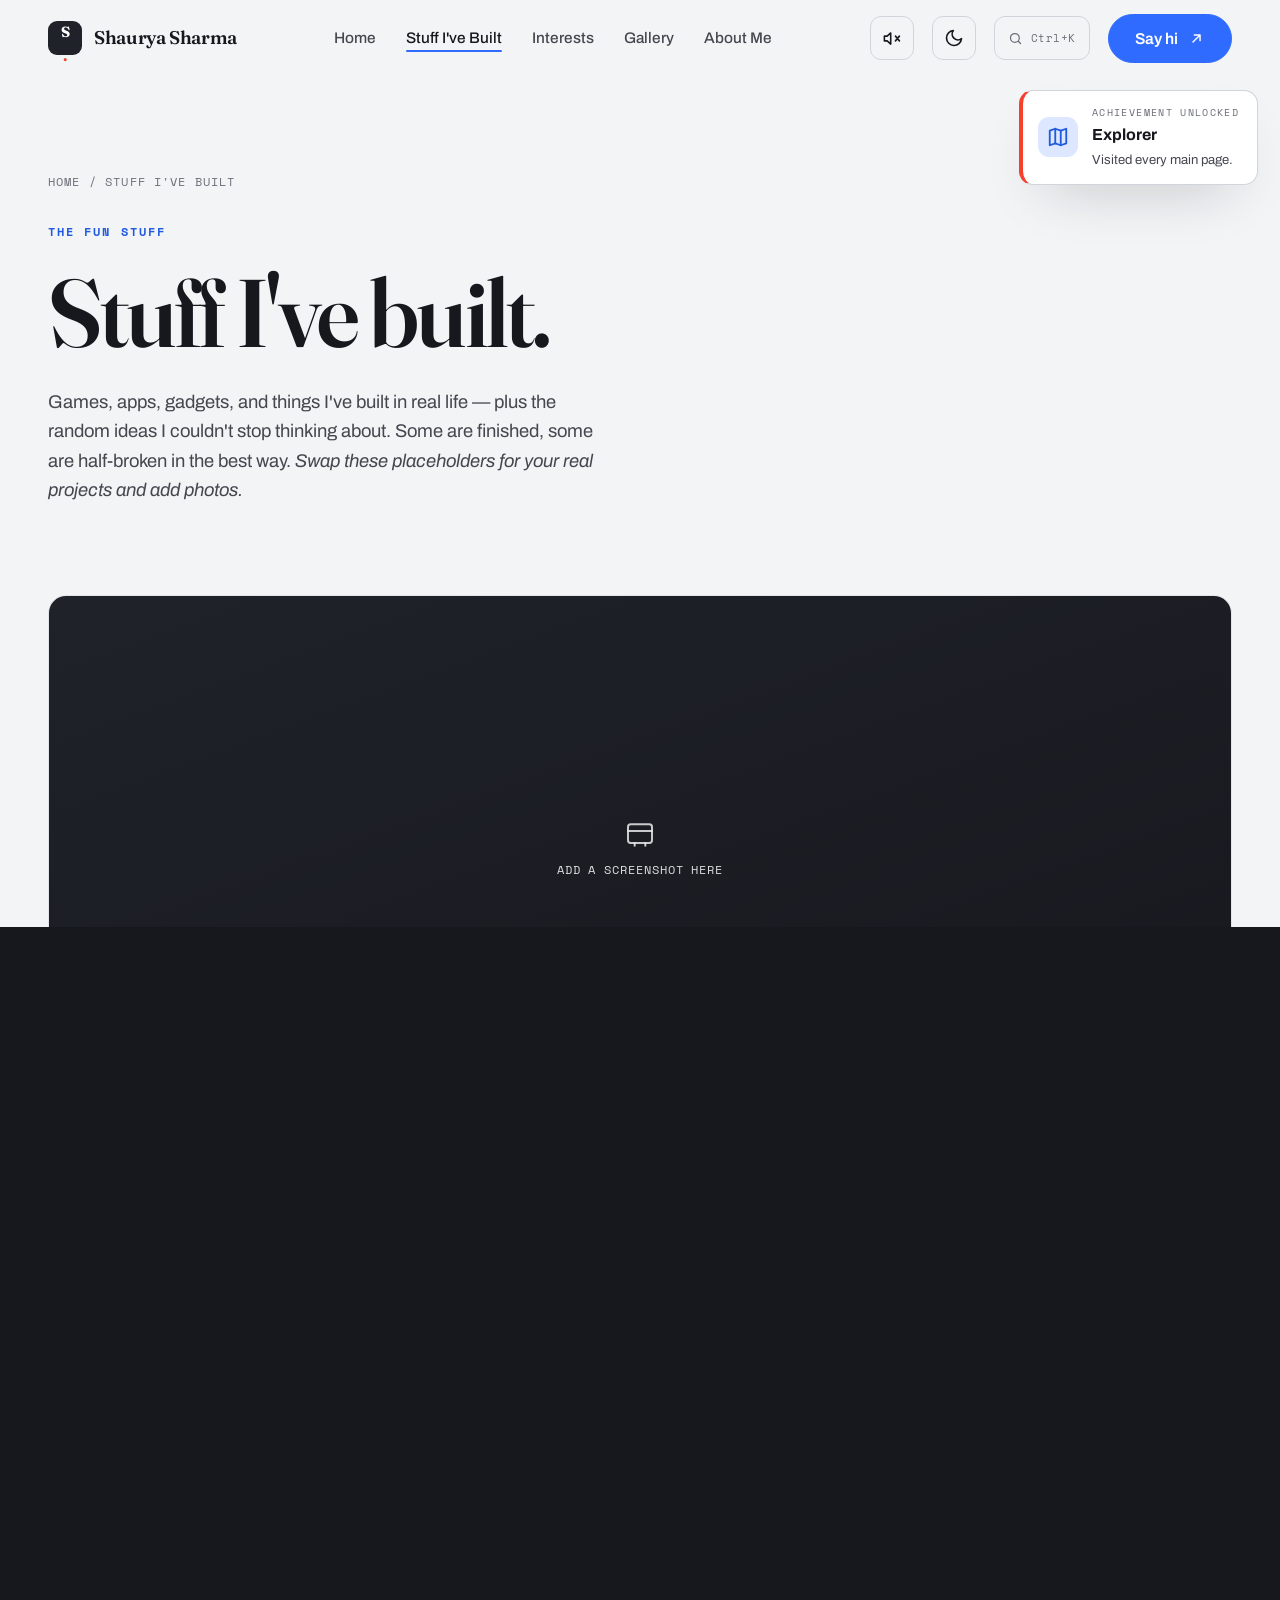
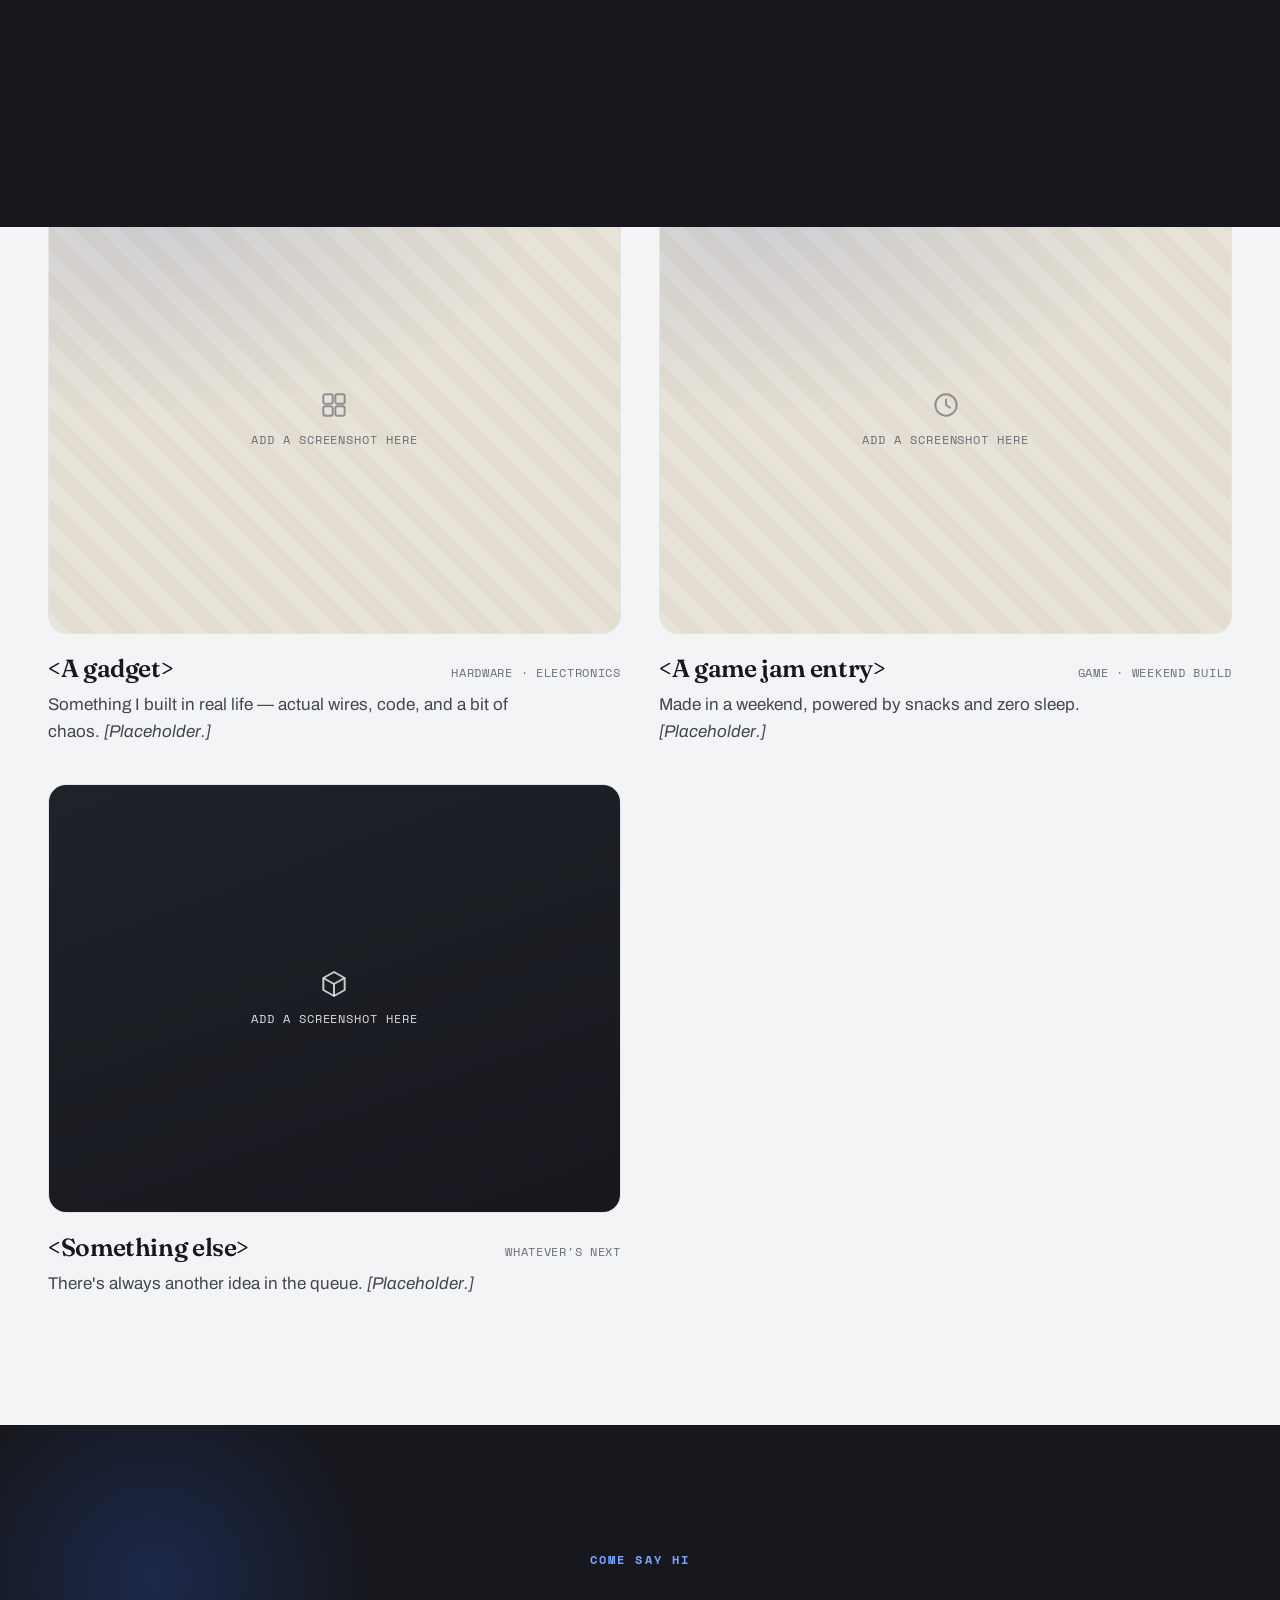
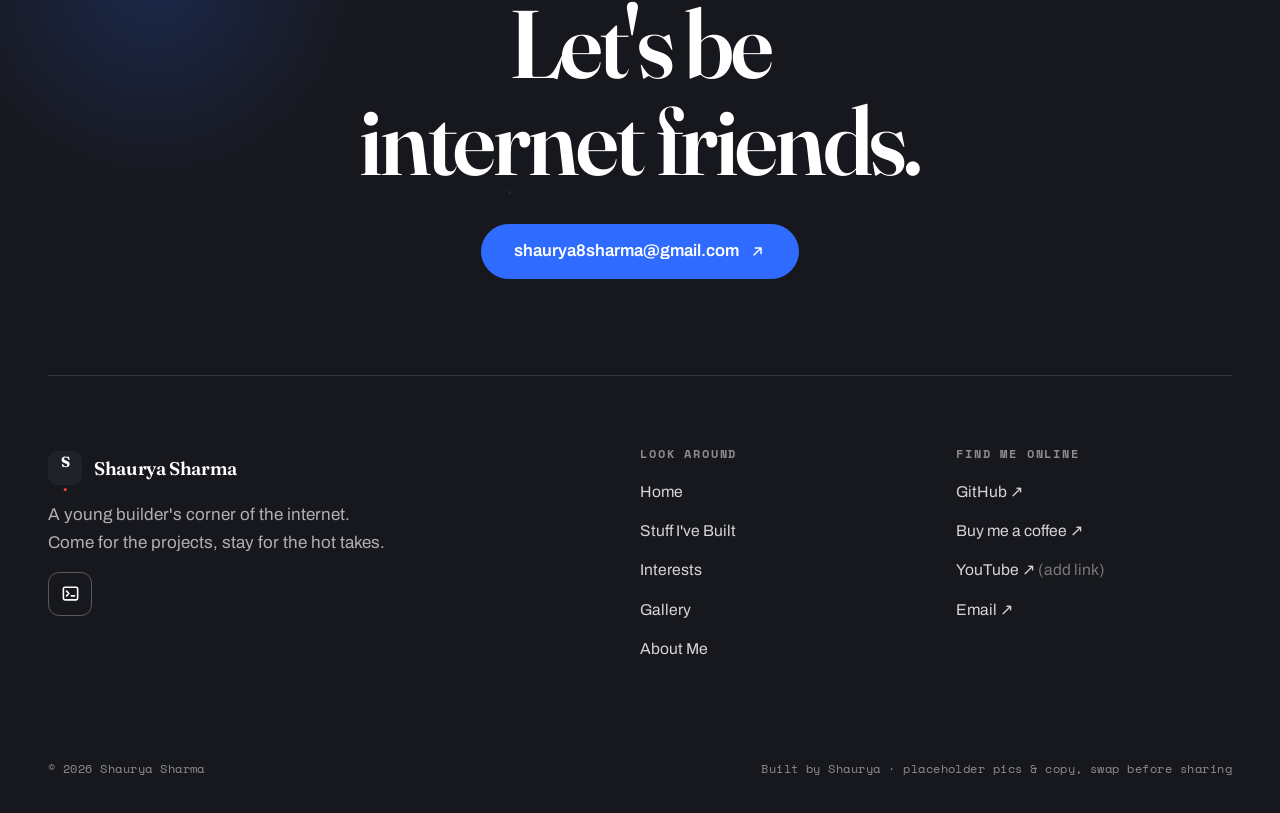
<file: work.html>
<!DOCTYPE html>
<html lang="en">
<head>
  <meta charset="UTF-8" />
  <meta name="viewport" content="width=device-width, initial-scale=1" />
  <title>Stuff I've Built — Shaurya Sharma</title>
  <meta name="description" content="Games, apps, and experiments built by Shaurya Sharma." />
  <meta name="theme-color" content="#1f2229" />
  <link rel="preconnect" href="https://fonts.googleapis.com" />
  <link rel="preconnect" href="https://fonts.gstatic.com" crossorigin />
  <link href="https://fonts.googleapis.com/css2?family=Archivo:wght@400;500;600;700&family=Fraunces:ital,opsz,wght@0,9..144,400;0,9..144,600;0,9..144,700;1,9..144,600&family=Space+Mono:wght@400;700&display=swap" rel="stylesheet" />
  <link rel="stylesheet" href="assets/styles.css?v=15" />
  <link rel="icon" href="data:image/svg+xml,%3Csvg xmlns='http://www.w3.org/2000/svg' viewBox='0 0 32 32'%3E%3Crect width='32' height='32' rx='7' fill='%231f2229'/%3E%3Ctext x='15' y='23' font-family='Georgia,serif' font-size='19' font-weight='700' fill='white' text-anchor='middle'%3ES%3C/text%3E%3Ccircle cx='25' cy='8' r='3' fill='%23f5402c'/%3E%3C/svg%3E" />
  <script>(function(){try{var t=localStorage.getItem('theme');if(!t)t=matchMedia('(prefers-color-scheme: dark)').matches?'dark':'light';document.documentElement.setAttribute('data-theme',t);}catch(e){}})();</script>
</head>
<body>
  <header class="site-header">
    <div class="container">
      <nav class="nav" aria-label="Primary">
        <a class="brand" href="index.html" aria-label="Shaurya Sharma — Home"><span class="brand__mark">S<span class="star">.</span></span> Shaurya Sharma</a>
        <ul class="nav__links">
          <li><a href="index.html">Home</a></li>
          <li><a href="work.html" class="is-active">Stuff I've Built</a></li><li><a href="interests.html">Interests</a></li><li><a href="gallery.html">Gallery</a></li>
          <li><a href="about.html">About Me</a></li>
        </ul>
        <div class="nav__right">
          <a class="btn btn--coral" href="index.html#connect">Say hi <svg viewBox="0 0 24 24" fill="none" stroke="currentColor" stroke-width="2"><path d="M7 17L17 7M9 7h8v8" stroke-linecap="round" stroke-linejoin="round"/></svg></a>
          <button class="nav__toggle" aria-label="Open menu" aria-expanded="false"><svg viewBox="0 0 24 24" fill="none" stroke="currentColor" stroke-width="2"><path d="M4 8h16M4 16h16" stroke-linecap="round"/></svg></button>
        </div>
      </nav>
    </div>
  </header>

  <main>
    <section class="pagehero">
      <div class="container">
        <div class="crumb reveal"><a href="index.html">Home</a> / Stuff I've Built</div>
        <span class="label label--coral reveal">The fun stuff</span>
        <h1 class="reveal" data-d="1">Stuff I've built.</h1>
        <p class="reveal" data-d="2">Games, apps, gadgets, and things I've built in real life — plus the random ideas I couldn't stop thinking about. Some are finished, some are half-broken in the best way. <em>Swap these placeholders for your real projects and add photos.</em></p>
      </div>
    </section>

    <section class="section" style="padding-top:clamp(24px,3vw,40px)">
      <div class="container">
        <div class="work-grid">
          <a class="project project--wide reveal" href="#">
            <div class="project__media"><div class="ph ph--cobalt"><div class="ph__inner"><svg viewBox="0 0 24 24" fill="none" stroke="currentColor" stroke-width="1.5"><rect x="3" y="4" width="18" height="14" rx="2"/><path d="M3 9h18M8 18v2M16 18v2" stroke-linecap="round"/></svg><span>Add a screenshot here</span></div></div><div class="project__arrow"><svg viewBox="0 0 24 24" fill="none" stroke="currentColor" stroke-width="2"><path d="M7 17L17 7M9 7h8v8" stroke-linecap="round" stroke-linejoin="round"/></svg></div></div>
            <div class="project__meta"><h3>&lt;My coolest build&gt;</h3><div class="project__tags">Game · 2024</div></div>
            <p class="project__desc">The one I'm most proud of. Say what it is, how you made it, and why it's awesome. <em>[Placeholder + image.]</em></p>
          </a>
          <a class="project reveal" data-d="1" href="#">
            <div class="project__media"><div class="ph"><div class="ph__inner"><svg viewBox="0 0 24 24" fill="none" stroke="currentColor" stroke-width="1.5"><path d="M4 6h16M4 12h10M4 18h7" stroke-linecap="round"/></svg><span>Add a screenshot here</span></div></div><div class="project__arrow"><svg viewBox="0 0 24 24" fill="none" stroke="currentColor" stroke-width="2"><path d="M7 17L17 7M9 7h8v8" stroke-linecap="round" stroke-linejoin="round"/></svg></div></div>
            <div class="project__meta"><h3>&lt;An app&gt;</h3><div class="project__tags">App</div></div>
            <p class="project__desc">Something I built because I wanted it to exist. <em>[Placeholder.]</em></p>
          </a>
          <a class="project reveal" data-d="2" href="#">
            <div class="project__media"><div class="ph"><div class="ph__inner"><svg viewBox="0 0 24 24" fill="none" stroke="currentColor" stroke-width="1.5"><path d="M4 19V5M4 19h16M8 15l3-4 3 3 4-6" stroke-linecap="round" stroke-linejoin="round"/></svg><span>Add a screenshot here</span></div></div><div class="project__arrow"><svg viewBox="0 0 24 24" fill="none" stroke="currentColor" stroke-width="2"><path d="M7 17L17 7M9 7h8v8" stroke-linecap="round" stroke-linejoin="round"/></svg></div></div>
            <div class="project__meta"><h3>&lt;An experiment&gt;</h3><div class="project__tags">Just for fun</div></div>
            <p class="project__desc">A random idea I had to try out. <em>[Placeholder.]</em></p>
          </a>
          <a class="project reveal" href="#">
            <div class="project__media"><div class="ph"><div class="ph__inner"><svg viewBox="0 0 24 24" fill="none" stroke="currentColor" stroke-width="1.5"><rect x="4" y="4" width="7" height="7" rx="1.5"/><rect x="13" y="4" width="7" height="7" rx="1.5"/><rect x="4" y="13" width="7" height="7" rx="1.5"/><rect x="13" y="13" width="7" height="7" rx="1.5"/></svg><span>Add a screenshot here</span></div></div><div class="project__arrow"><svg viewBox="0 0 24 24" fill="none" stroke="currentColor" stroke-width="2"><path d="M7 17L17 7M9 7h8v8" stroke-linecap="round" stroke-linejoin="round"/></svg></div></div>
            <div class="project__meta"><h3>&lt;A gadget&gt;</h3><div class="project__tags">Hardware · Electronics</div></div>
            <p class="project__desc">Something I built in real life — actual wires, code, and a bit of chaos. <em>[Placeholder.]</em></p>
          </a>
          <a class="project reveal" data-d="1" href="#">
            <div class="project__media"><div class="ph"><div class="ph__inner"><svg viewBox="0 0 24 24" fill="none" stroke="currentColor" stroke-width="1.5"><circle cx="12" cy="12" r="8"/><path d="M12 8v4l3 2" stroke-linecap="round"/></svg><span>Add a screenshot here</span></div></div><div class="project__arrow"><svg viewBox="0 0 24 24" fill="none" stroke="currentColor" stroke-width="2"><path d="M7 17L17 7M9 7h8v8" stroke-linecap="round" stroke-linejoin="round"/></svg></div></div>
            <div class="project__meta"><h3>&lt;A game jam entry&gt;</h3><div class="project__tags">Game · Weekend build</div></div>
            <p class="project__desc">Made in a weekend, powered by snacks and zero sleep. <em>[Placeholder.]</em></p>
          </a>
          <a class="project reveal" data-d="2" href="#">
            <div class="project__media"><div class="ph ph--cobalt"><div class="ph__inner"><svg viewBox="0 0 24 24" fill="none" stroke="currentColor" stroke-width="1.5"><path d="M12 3l8 4.5v9L12 21l-8-4.5v-9z" stroke-linejoin="round"/><path d="M12 12l8-4.5M12 12v9M12 12L4 7.5" stroke-linejoin="round"/></svg><span>Add a screenshot here</span></div></div><div class="project__arrow"><svg viewBox="0 0 24 24" fill="none" stroke="currentColor" stroke-width="2"><path d="M7 17L17 7M9 7h8v8" stroke-linecap="round" stroke-linejoin="round"/></svg></div></div>
            <div class="project__meta"><h3>&lt;Something else&gt;</h3><div class="project__tags">Whatever's next</div></div>
            <p class="project__desc">There's always another idea in the queue. <em>[Placeholder.]</em></p>
          </a>
        </div>
      </div>
    </section>
  </main>

  <footer class="footer" id="connect">
    <div class="container">
      <div class="footer__cta reveal">
        <span class="label">Come say hi</span>
        <h2><a href="mailto:shaurya8sharma@gmail.com">Let's be<br>internet friends.</a></h2>
        <a class="btn btn--onDark btn--lg" href="mailto:shaurya8sharma@gmail.com">shaurya8sharma@gmail.com <svg viewBox="0 0 24 24" fill="none" stroke="currentColor" stroke-width="2"><path d="M7 17L17 7M9 7h8v8" stroke-linecap="round" stroke-linejoin="round"/></svg></a>
      </div>
      <div class="footer__grid">
        <div class="footer__brand">
          <a class="brand" href="index.html" style="color:#fff"><span class="brand__mark">S<span class="star">.</span></span> Shaurya Sharma</a>
          <p>A young builder's corner of the internet. Come for the projects, stay for the hot takes.</p>
        </div>
        <div><h4>Look around</h4><ul><li><a href="index.html">Home</a></li><li><a href="work.html">Stuff I've Built</a></li><li><a href="interests.html">Interests</a></li><li><a href="gallery.html">Gallery</a></li><li><a href="about.html">About Me</a></li></ul></div>
        <div><h4>Find me online</h4><ul><li><a href="https://github.com/shaurya8sharma-bot" target="_blank" rel="noopener">GitHub ↗</a></li><li><a href="https://buymeacoffee.com/shauryasharma" target="_blank" rel="noopener">Buy me a coffee ↗</a></li><li><a href="#" target="_blank" rel="noopener">YouTube ↗ <span style="opacity:.5">(add link)</span></a></li><li><a href="mailto:shaurya8sharma@gmail.com">Email ↗</a></li></ul></div>
      </div>
      <div class="footer__bottom">
        <span>© <span id="year">2026</span> Shaurya Sharma</span>
        <span>Built by Shaurya · placeholder pics &amp; copy, swap before sharing</span>
      </div>
    </div>
  </footer>

  <script src="assets/script.js?v=15"></script>
</body>
</html>
</file>
<file: assets/styles.css>
/* =============================================================
   Shaurya Sharma — Maker Portfolio
   Editorial · Cobalt & Coral · Fraunces / Archivo / Space Mono
   ============================================================= */

:root {
  /* Palette — Charcoal & Sky */
  --paper:      #f3f4f6;   /* cool off-white ground */
  --paper-2:    #e9eaee;   /* deeper (alt sections) */
  --surface:    #ffffff;
  --ink:        #17181d;   /* charcoal text */
  --ink-soft:   #45474f;   /* secondary text */
  --muted:      #6b6e77;   /* tertiary/labels */
  --line:       #e2e4e8;   /* hairline */
  --line-2:     #d1d4da;

  --cobalt:     #1f2229;   /* primary — charcoal (buttons, logo, icon tiles, dark cards) */
  --cobalt-600: #14161b;
  --cobalt-deep:#17181e;   /* dark sections / footer */
  --cobalt-ink: #0d0e12;

  --coral:      #2f6bff;   /* accent — sky blue (CTA fills, underline) */
  --coral-600:  #1f5ae0;   /* deeper sky (text / labels on light) */
  --coral-soft: #7aa5ff;   /* light sky (on dark surfaces) */

  --red:        #f5402c;   /* spark accent — red (pops: hot takes, dots) */
  --red-600:    #d92d20;   /* deeper red (text on light) */

  /* Type */
  --f-display: "Fraunces", Georgia, "Times New Roman", serif;
  --f-body:    "Archivo", -apple-system, BlinkMacSystemFont, "Segoe UI", Helvetica, Arial, sans-serif;
  --f-mono:    "Space Mono", ui-monospace, "SF Mono", Menlo, monospace;

  /* Space scale (8pt-ish) */
  --s-1: 8px;  --s-2: 16px; --s-3: 24px; --s-4: 32px;
  --s-5: 48px; --s-6: 64px; --s-7: 96px; --s-8: 128px;

  --container: 1240px;
  --nav-h: 76px;
  --radius: 18px;
  --radius-sm: 10px;
  --ease: cubic-bezier(.22,.61,.36,1);
  --shadow: 0 24px 60px -28px rgba(18,20,28,.28);
  --shadow-sm: 0 8px 24px -16px rgba(18,20,28,.30);
}

/* ---------- Reset / base ---------- */
* { box-sizing: border-box; }
html { -webkit-text-size-adjust: 100%; scroll-behavior: smooth; }
body {
  margin: 0;
  background: var(--paper);
  color: var(--ink);
  font-family: var(--f-body);
  font-size: 17px;
  line-height: 1.6;
  -webkit-font-smoothing: antialiased;
  text-rendering: optimizeLegibility;
  overflow-x: hidden;
}
img { max-width: 100%; display: block; }
a { color: inherit; text-decoration: none; }
button { font: inherit; cursor: pointer; }
h1,h2,h3,h4 { margin: 0; font-family: var(--f-display); font-weight: 600; line-height: 1.02; letter-spacing: -.015em; }
p { margin: 0; }
::selection { background: var(--coral); color: #fff; }
:focus-visible { outline: 3px solid var(--cobalt); outline-offset: 3px; border-radius: 3px; }

.container { width: 100%; max-width: var(--container); margin-inline: auto; padding-inline: 28px; }

/* ---------- Mono label / eyebrow ---------- */
.label {
  font-family: var(--f-mono); font-size: .72rem; font-weight: 700;
  letter-spacing: .18em; text-transform: uppercase; color: var(--muted);
}
.label--coral { color: var(--coral-600); }
.label--dot { display: inline-flex; align-items: center; gap: 10px; }
.label--dot::before { content: ""; width: 7px; height: 7px; border-radius: 50%; background: var(--red); }

/* Typing effect (hero eyebrow) */
.typer { display: inline-block; min-height: 1em; }
.typer-caret {
  display: inline-block; width: 2px; height: 1.05em; margin-left: 3px;
  background: currentColor; vertical-align: -0.14em; border-radius: 1px;
  animation: caretBlink 1s steps(1, end) infinite;
}
.typer-caret.solid { animation: none; opacity: 1; }
@keyframes caretBlink { 0%, 50% { opacity: 1; } 50.01%, 100% { opacity: 0; } }
@media (prefers-reduced-motion: reduce) { .typer-caret { animation: none; opacity: 1; } }

/* ---------- Buttons ---------- */
.btn {
  --_bg: var(--cobalt); --_fg: #fff; --_bd: var(--cobalt);
  display: inline-flex; align-items: center; gap: 10px;
  font-family: var(--f-body); font-weight: 600; font-size: .98rem; line-height: 1;
  padding: 15px 26px; border-radius: 100px;
  background: var(--_bg); color: var(--_fg); border: 1.5px solid var(--_bd);
  transition: transform .3s var(--ease), background .25s, color .25s, border-color .25s;
  white-space: nowrap;
}
.btn svg { width: 17px; height: 17px; transition: transform .3s var(--ease); }
.btn:hover { transform: translateY(-2px); }
.btn:hover svg { transform: translate(3px,-3px); }
.btn:active { transform: translateY(0) scale(.98); }
.btn--coral { --_bg: var(--coral); --_fg: #fff; --_bd: var(--coral); }
.btn--coral:hover { --_bg: var(--coral-600); --_bd: var(--coral-600); }
.btn--ghost { --_bg: transparent; --_fg: var(--ink); --_bd: var(--line-2); }
.btn--ghost:hover { --_bd: var(--ink); }
.btn--onDark { --_bg: var(--coral); --_fg: #fff; --_bd: var(--coral); }
.btn--onDark-ghost { --_bg: transparent; --_fg: #fff; --_bd: rgba(255,255,255,.35); }
.btn--onDark-ghost:hover { --_bd: #fff; }
.btn--lg { padding: 18px 32px; font-size: 1.05rem; }

/* Link with animated underline */
.ulink { position: relative; font-weight: 500; }
.ulink::after {
  content: ""; position: absolute; left: 0; bottom: -3px; height: 1.5px; width: 100%;
  background: currentColor; transform: scaleX(0); transform-origin: right; transition: transform .35s var(--ease);
}
.ulink:hover::after { transform: scaleX(1); transform-origin: left; }

/* ---------- Header / nav ---------- */
.site-header {
  position: sticky; top: 0; z-index: 100;
  background: color-mix(in srgb, var(--paper) 82%, transparent);
  backdrop-filter: saturate(150%) blur(12px);
  border-bottom: 1px solid transparent;
  transition: border-color .3s, background .3s;
}
.site-header.scrolled { border-color: var(--line); }
.nav { display: flex; align-items: center; justify-content: space-between; height: var(--nav-h); gap: 24px; }
.brand { display: inline-flex; align-items: center; gap: 12px; font-family: var(--f-display); font-weight: 600; font-size: 1.15rem; letter-spacing: -.02em; }
.brand__mark {
  width: 34px; height: 34px; border-radius: 9px; flex: none;
  background: var(--cobalt); color: #fff; display: grid; place-items: center;
  font-family: var(--f-display); font-weight: 700; font-size: .92rem; letter-spacing: 0;
}
.brand__mark .star { color: var(--red); }
.nav__links { display: flex; align-items: center; gap: 30px; list-style: none; margin: 0; padding: 0; }
.nav__links a { font-size: .96rem; font-weight: 500; color: var(--ink-soft); transition: color .2s; }
.nav__links a:hover, .nav__links a.is-active { color: var(--ink); }
.nav__links a.is-active { position: relative; }
.nav__links a.is-active::after { content:""; position:absolute; left:0; right:0; bottom:-6px; height:2px; background: var(--coral); border-radius: 2px; }
.nav__right { display: flex; align-items: center; gap: 18px; }
.nav__toggle { display: none; width: 44px; height: 44px; border: 1px solid var(--line-2); background: transparent; border-radius: 10px; align-items: center; justify-content: center; }
.nav__toggle svg { width: 22px; height: 22px; }

/* ---------- Section scaffolding ---------- */
.section { padding: clamp(64px, 10vw, 128px) 0; }
.section--tight { padding: clamp(48px, 6vw, 80px) 0; }
.section-head { display: flex; align-items: flex-end; justify-content: space-between; gap: 32px; margin-bottom: var(--s-6); flex-wrap: wrap; }
.section-head__title { max-width: 22ch; }
.section-head h2 { font-size: clamp(2.2rem, 5vw, 3.6rem); margin-top: 16px; }
.section-head p { color: var(--ink-soft); max-width: 42ch; font-size: 1.06rem; }

/* ---------- HERO ---------- */
.hero { position: relative; padding-top: clamp(40px, 7vw, 80px); padding-bottom: clamp(48px, 8vw, 96px); overflow: hidden; }
.hero__watermark {
  position: absolute; right: -3vw; top: 42%; transform: translateY(-50%);
  font-family: var(--f-display); font-weight: 600; font-size: 34vw; line-height: .8;
  color: var(--ink); opacity: .035; pointer-events: none; user-select: none; letter-spacing: -.04em; z-index: 0;
}
.hero__inner { position: relative; z-index: 1; }
.hero__eyebrow { margin-bottom: 28px; display: flex; gap: 18px; align-items: center; flex-wrap: wrap; }
.hero h1 {
  font-size: clamp(3.4rem, 11vw, 9rem); line-height: .92; letter-spacing: -.03em; font-weight: 600;
  max-width: 15ch;
}
.hero h1 .mark { position: relative; color: var(--coral-600); white-space: nowrap; }
.hero h1 .mark svg { position: absolute; left: -2%; bottom: -.12em; width: 104%; height: .34em; color: var(--coral); }
.hero h1 em { font-style: italic; font-optical-sizing: auto; }
.hero__lead {
  margin-top: 34px; font-size: clamp(1.1rem, 1.6vw, 1.3rem); color: var(--ink-soft);
  max-width: 46ch; line-height: 1.55;
}
.hero__actions { margin-top: 40px; display: flex; gap: 16px; flex-wrap: wrap; align-items: center; }
.hero__meta { margin-top: 56px; display: flex; gap: 48px; flex-wrap: wrap; align-items: flex-start; border-top: 1px solid var(--line); padding-top: 30px; }
.hero__stat b { font-family: var(--f-display); font-weight: 600; font-size: clamp(2rem, 3.4vw, 2.9rem); display: block; line-height: 1; letter-spacing: -.02em; }
.hero__stat span { font-family: var(--f-mono); font-size: .72rem; letter-spacing: .1em; text-transform: uppercase; color: var(--muted); display: block; margin-top: 10px; }
.hero__scroll { margin-top: 52px; display: inline-flex; align-items: center; gap: 12px; font-family: var(--f-mono); font-size: .72rem; letter-spacing: .16em; text-transform: uppercase; color: var(--muted); }
.hero__scroll svg { width: 16px; height: 16px; animation: bob 1.8s ease-in-out infinite; }
@keyframes bob { 0%,100%{ transform: translateY(0);} 50%{ transform: translateY(5px);} }

/* ---------- Marquee ---------- */
.marquee { border-top: 1px solid var(--line); border-bottom: 1px solid var(--line); background: var(--paper-2); overflow: hidden; padding: 22px 0; }
.marquee__track { display: flex; gap: 48px; width: max-content; animation: scrollx 30s linear infinite; }
.marquee:hover .marquee__track { animation-play-state: paused; }
.marquee__item { display: inline-flex; align-items: center; gap: 48px; font-family: var(--f-display); font-size: 1.5rem; color: var(--ink); white-space: nowrap; }
.marquee__item span { color: var(--muted); }
.marquee__item .sep { color: var(--red); }
@keyframes scrollx { to { transform: translateX(-50%); } }

/* ---------- About split + stat card ---------- */
.about { display: grid; grid-template-columns: 1.1fr .9fr; gap: clamp(40px, 6vw, 96px); align-items: center; }
.about__body h2 { font-size: clamp(1.9rem, 4vw, 3rem); margin: 18px 0 24px; max-width: 18ch; }
.about__body p { color: var(--ink-soft); font-size: 1.08rem; margin-bottom: 18px; max-width: 52ch; }
.about__body p b { color: var(--ink); font-weight: 600; }
.statcard {
  background: var(--cobalt); color: #fff; border-radius: var(--radius); padding: 40px;
  box-shadow: var(--shadow); position: relative; overflow: hidden;
}
.statcard::after { content:""; position:absolute; right:-40px; bottom:-40px; width:160px; height:160px; border-radius:50%; background: rgba(47,107,255,.24); }
.statcard__ic { width: 46px; height: 46px; border-radius: 12px; background: rgba(255,255,255,.14); display: grid; place-items: center; margin-bottom: 26px; }
.statcard__ic svg { width: 24px; height: 24px; color: var(--coral-soft); }
.statcard__n { font-family: var(--f-display); font-weight: 600; font-size: clamp(3rem, 6vw, 4.6rem); line-height: 1; letter-spacing: -.03em; }
.statcard__l { color: rgba(255,255,255,.78); margin-top: 14px; max-width: 22ch; font-size: 1rem; position: relative; }
.about__photo { border-radius: var(--radius); overflow: hidden; aspect-ratio: 4/5; box-shadow: var(--shadow); }

/* Image placeholder */
.ph {
  width: 100%; height: 100%; display: grid; place-items: center; text-align: center;
  background:
    radial-gradient(120% 90% at 20% 0%, rgba(27,49,168,.12), transparent 55%),
    repeating-linear-gradient(45deg, #e7e3d8 0 16px, #e2ddd0 16px 32px);
  color: var(--muted);
}
.ph__inner { display: flex; flex-direction: column; align-items: center; gap: 10px; padding: 24px; }
.ph__inner svg { width: 32px; height: 32px; opacity: .7; }
.ph__inner span { font-family: var(--f-mono); font-size: .72rem; letter-spacing: .08em; text-transform: uppercase; }
.ph--cobalt { background: linear-gradient(160deg, var(--cobalt), var(--cobalt-deep)); color: rgba(255,255,255,.85); }
.ph--cobalt svg { opacity: .9; }

/* ---------- Work grid ---------- */
.work-grid { display: grid; grid-template-columns: 1fr 1fr; gap: clamp(24px, 3vw, 44px); }
.project { display: block; }
.project__media {
  position: relative; border-radius: var(--radius); overflow: hidden; aspect-ratio: 4/3;
  background: var(--paper-2); border: 1px solid var(--line);
}
.project__media .ph { transition: transform .6s var(--ease); }
.project:hover .project__media .ph { transform: scale(1.04); }
.project__arrow {
  position: absolute; right: 18px; top: 18px; width: 52px; height: 52px; border-radius: 50%;
  background: var(--surface); color: var(--ink); display: grid; place-items: center;
  transform: scale(.6) rotate(-40deg); opacity: 0; transition: transform .4s var(--ease), opacity .3s, background .25s, color .25s;
}
.project__arrow svg { width: 22px; height: 22px; }
.project:hover .project__arrow { transform: scale(1) rotate(0); opacity: 1; background: var(--coral); color: #fff; }
.project__meta { display: flex; align-items: baseline; justify-content: space-between; gap: 18px; margin-top: 22px; }
.project__meta h3 { font-size: 1.55rem; }
.project__tags { font-family: var(--f-mono); font-size: .74rem; letter-spacing: .06em; color: var(--muted); text-transform: uppercase; text-align: right; }
.project__desc { color: var(--ink-soft); margin-top: 8px; max-width: 46ch; }
.project--wide { grid-column: 1 / -1; }
.project--wide .project__media { aspect-ratio: 21/9; }

/* ---------- Gallery grid ---------- */
.gallery-grid { display: grid; grid-template-columns: repeat(4, 1fr); grid-auto-rows: 140px; gap: clamp(12px, 1.6vw, 18px); }
.gallery-item { position: relative; border-radius: var(--radius); overflow: hidden; }
.gallery-item .ph { transition: transform .6s var(--ease); }
.gallery-item:hover .ph { transform: scale(1.04); }
.gallery-item--wide { grid-column: span 2; }
.gallery-item--tall { grid-row: span 2; }
@media (max-width: 720px) {
  .gallery-grid { grid-template-columns: repeat(2, 1fr); grid-auto-rows: 120px; }
  .gallery-item--wide { grid-column: span 2; }
  .gallery-item--tall { grid-row: span 1; }
}

/* ---------- Services list ---------- */
.services { border-top: 1px solid var(--line-2); }
.service {
  display: grid; grid-template-columns: 90px 1fr auto; gap: 28px; align-items: center;
  padding: clamp(28px, 4vw, 44px) 0; border-bottom: 1px solid var(--line-2);
  transition: padding-left .35s var(--ease), background .35s;
}
.service:hover { padding-left: 20px; }
.service__n { font-family: var(--f-mono); font-size: .82rem; color: var(--coral-600); letter-spacing: .1em; }
.service__title { font-family: var(--f-display); font-weight: 600; font-size: clamp(1.6rem, 3.4vw, 2.6rem); letter-spacing: -.02em; }
.service__desc { color: var(--ink-soft); max-width: 40ch; font-size: 1.02rem; }
.service__arrow { width: 42px; height: 42px; border-radius: 50%; border: 1.5px solid var(--line-2); display: grid; place-items: center; color: var(--ink); transition: background .3s, color .3s, border-color .3s, transform .3s var(--ease); }
.service__arrow svg { width: 18px; height: 18px; }
.service:hover .service__arrow { background: var(--coral); border-color: var(--coral); color: #fff; transform: rotate(0) scale(1.05); }

/* ---------- CTA / Footer ---------- */
.footer { background: var(--cobalt-deep); color: #fff; padding-top: clamp(72px, 10vw, 120px); position: relative; overflow: hidden; }
.footer::before { content:""; position:absolute; left:-6vw; top:-6vw; width:36vw; height:36vw; border-radius:50%; background: radial-gradient(circle, rgba(47,107,255,.20), transparent 65%); pointer-events:none; }
.footer__cta { position: relative; text-align: center; padding-bottom: clamp(56px, 8vw, 96px); border-bottom: 1px solid rgba(255,255,255,.12); }
.footer__cta .label { color: var(--coral-soft); }
.footer__cta h2 { font-size: clamp(2.6rem, 8vw, 6rem); margin: 22px 0 34px; letter-spacing: -.03em; }
.footer__cta h2 a { color: #fff; position: relative; }
.footer__cta h2 a::after { content:""; position:absolute; left:0; bottom:.06em; height:3px; width:100%; background: var(--coral); transform: scaleX(.001); transform-origin: left; transition: transform .5s var(--ease); }
.footer__cta h2 a:hover::after { transform: scaleX(1); }
.footer__grid { position: relative; display: grid; grid-template-columns: 2fr 1fr 1fr; gap: 40px; padding: clamp(48px, 6vw, 72px) 0; }
.footer__brand p { color: rgba(255,255,255,.66); max-width: 34ch; margin-top: 16px; }
.footer h4 { font-family: var(--f-mono); font-size: .72rem; letter-spacing: .16em; text-transform: uppercase; color: rgba(255,255,255,.5); margin-bottom: 18px; font-weight: 700; }
.footer ul { list-style: none; margin: 0; padding: 0; display: grid; gap: 12px; }
.footer ul a { color: rgba(255,255,255,.82); font-size: .98rem; }
.footer ul a:hover { color: var(--coral-soft); }
.footer__bottom { position: relative; display: flex; justify-content: space-between; gap: 16px; flex-wrap: wrap; padding: 26px 0 34px; font-family: var(--f-mono); font-size: .74rem; letter-spacing: .04em; color: rgba(255,255,255,.5); }

/* ---------- Page hero (interior pages) ---------- */
.pagehero { padding: clamp(48px, 8vw, 96px) 0 clamp(32px, 4vw, 56px); }
.pagehero .label { margin-bottom: 22px; display: inline-flex; }
.pagehero h1 { font-size: clamp(2.8rem, 8vw, 6rem); letter-spacing: -.03em; max-width: 16ch; }
.pagehero p { margin-top: 26px; color: var(--ink-soft); font-size: 1.15rem; max-width: 52ch; }
.crumb { font-family: var(--f-mono); font-size: .72rem; letter-spacing: .1em; text-transform: uppercase; color: var(--muted); margin-bottom: 26px; }
.crumb a:hover { color: var(--ink); }

/* ---------- Values / capability chips ---------- */
.chips { display: flex; flex-wrap: wrap; gap: 12px; }
.chip { font-family: var(--f-mono); font-size: .78rem; letter-spacing: .04em; padding: 9px 16px; border: 1px solid var(--line-2); border-radius: 100px; color: var(--ink-soft); background: var(--surface); }
.chip--coral { border-color: var(--coral); color: var(--coral-600); }

/* ---------- CV: experience / education timeline ---------- */
.timeline { border-top: 1px solid var(--line-2); }
.tl-item { display: grid; grid-template-columns: 168px 1fr auto; gap: 32px; padding: clamp(24px,3vw,36px) 0; border-bottom: 1px solid var(--line-2); align-items: start; transition: padding-left .35s var(--ease); }
.tl-item:hover { padding-left: 12px; }
.tl-when { font-family: var(--f-mono); font-size: .8rem; letter-spacing: .05em; color: var(--coral-600); padding-top: 6px; }
.tl-role { font-family: var(--f-display); font-weight: 600; font-size: clamp(1.3rem,2.4vw,1.7rem); letter-spacing: -.01em; }
.tl-org { color: var(--muted); font-weight: 500; margin-top: 3px; }
.tl-desc { color: var(--ink-soft); margin-top: 12px; max-width: 58ch; }
.tl-badge { font-family: var(--f-mono); font-size: .72rem; letter-spacing: .06em; color: var(--muted); text-transform: uppercase; padding-top: 8px; white-space: nowrap; }
@media (max-width: 720px) { .tl-item { grid-template-columns: 1fr; gap: 8px; } .tl-badge { display: none; } }

/* ---------- Skills columns ---------- */
.skillset { display: grid; grid-template-columns: repeat(3, 1fr); gap: 44px; }
.skillcol h4 { font-family: var(--f-mono); font-size: .72rem; letter-spacing: .16em; text-transform: uppercase; color: var(--coral-600); margin: 0 0 18px; font-weight: 700; }
.skillcol ul { list-style: none; margin: 0; padding: 0; display: grid; gap: 13px; }
.skillcol li { display: flex; align-items: center; gap: 12px; color: var(--ink-soft); font-size: 1.04rem; }
.skillcol li::before { content: ""; width: 6px; height: 6px; border-radius: 50%; background: var(--cobalt); flex: none; }
@media (max-width: 820px) { .skillset { grid-template-columns: 1fr; gap: 30px; } }

/* ---------- Fact list (CV quick facts) ---------- */
.facts { margin: 0; display: grid; gap: 0; }
.fact { display: flex; justify-content: space-between; gap: 20px; padding: 15px 0; border-bottom: 1px solid var(--line); }
.fact dt { font-family: var(--f-mono); font-size: .74rem; letter-spacing: .08em; text-transform: uppercase; color: var(--muted); }
.fact dd { margin: 0; font-weight: 500; text-align: right; }

/* ---------- Now / currently cards ---------- */
.now-grid { display: grid; grid-template-columns: repeat(3, 1fr); gap: 24px; }
.now-card { background: var(--surface); border: 1px solid var(--line); border-radius: var(--radius); padding: 30px; transition: transform .35s var(--ease), box-shadow .35s; }
.now-card:hover { transform: translateY(-4px); box-shadow: var(--shadow-sm); }
.now-card .label { display: block; margin-bottom: 16px; }
.now-card h3 { font-size: 1.35rem; margin-bottom: 10px; }
.now-card p { color: var(--ink-soft); font-size: .99rem; }
@media (max-width: 820px) { .now-grid { grid-template-columns: 1fr; } }

/* ---------- What I like ---------- */
.likes { display: grid; grid-template-columns: repeat(4, 1fr); gap: 20px; }
.like { background: var(--surface); border: 1px solid var(--line); border-radius: var(--radius); padding: 26px; transition: transform .3s var(--ease), box-shadow .3s, border-color .3s; }
.like:hover { transform: translateY(-6px) rotate(-1.5deg); box-shadow: var(--shadow-sm); border-color: var(--line-2); }
.like__ic { width: 52px; height: 52px; border-radius: 14px; background: var(--cobalt); display: grid; place-items: center; margin-bottom: 18px; }
.like__ic svg { width: 26px; height: 26px; color: var(--coral-soft); }
.like:nth-child(2n) .like__ic { background: var(--coral); }
.like:nth-child(2n) .like__ic svg { color: #fff; }
.like h3 { font-size: 1.22rem; margin-bottom: 5px; }
.like p { color: var(--ink-soft); font-size: .93rem; }
@media (max-width: 900px) { .likes { grid-template-columns: repeat(2, 1fr); } }
@media (max-width: 520px) { .likes { grid-template-columns: 1fr; } }

/* ---------- Hot takes ---------- */
.takes { display: grid; grid-template-columns: repeat(2, 1fr); gap: 22px; }
.take { position: relative; background: var(--surface); border: 1px solid var(--line); border-left: 4px solid var(--red); border-radius: var(--radius-sm); padding: 28px 30px; transition: transform .3s var(--ease), box-shadow .3s; }
.take:hover { transform: translateY(-4px); box-shadow: var(--shadow-sm); }
.take__tag { display: inline-flex; align-items: center; gap: 8px; font-family: var(--f-mono); font-size: .7rem; letter-spacing: .14em; text-transform: uppercase; color: var(--red-600); margin-bottom: 14px; }
.take__tag svg { width: 16px; height: 16px; }
.take p { font-family: var(--f-display); font-weight: 600; font-size: clamp(1.15rem, 2vw, 1.4rem); line-height: 1.22; letter-spacing: -.01em; color: var(--ink); }
@media (max-width: 720px) { .takes { grid-template-columns: 1fr; } }

/* ---------- Reveal ---------- */
.reveal { opacity: 0; transform: translateY(26px); transition: opacity .7s var(--ease), transform .7s var(--ease); }
.reveal.in { opacity: 1; transform: none; }
.reveal[data-d="1"]{ transition-delay:.06s;} .reveal[data-d="2"]{ transition-delay:.12s;}
.reveal[data-d="3"]{ transition-delay:.18s;} .reveal[data-d="4"]{ transition-delay:.24s;}
.reveal[data-d="5"]{ transition-delay:.30s;} .reveal[data-d="6"]{ transition-delay:.36s;}

/* ---------- Responsive ---------- */
@media (max-width: 1000px) {
  .about { grid-template-columns: 1fr; }
  .about__photo { max-width: 460px; order: -1; }
  .footer__grid { grid-template-columns: 1fr 1fr; }
}
@media (max-width: 860px) {
  .nav__links { display: none; }
  .nav__toggle { display: inline-flex; }
  .nav.open .nav__links {
    display: flex; position: absolute; top: var(--nav-h); left: 0; right: 0; flex-direction: column;
    align-items: flex-start; gap: 4px; background: var(--paper); border-bottom: 1px solid var(--line);
    padding: 18px 28px 26px;
  }
  .nav.open .nav__links a { padding: 12px 0; font-size: 1.1rem; }
  .work-grid { grid-template-columns: 1fr; }
  .service { grid-template-columns: 60px 1fr; }
  .service__desc { display: none; }
  .nav__right .btn { display: none; }
}
@media (max-width: 560px) {
  body { font-size: 16px; }
  .container { padding-inline: 20px; }
  .hero__meta { gap: 30px; }
  .footer__grid { grid-template-columns: 1fr; }
  .hero__watermark { font-size: 52vw; }
}

@media (prefers-reduced-motion: reduce) {
  * { scroll-behavior: auto !important; }
  .reveal { opacity: 1 !important; transform: none !important; transition: none !important; }
  .marquee__track { animation: none; }
  .hero__scroll svg { animation: none; }
  .btn:hover, .project:hover .project__media .ph { transform: none; }
}

/* ---------- Interest cards as links ---------- */
a.like { display: block; }
.like h3 { display: inline-flex; align-items: baseline; gap: 6px; }
.like h3::after { content: "↗"; color: var(--coral-600); opacity: 0; transform: translate(-3px,3px); transition: opacity .25s, transform .25s var(--ease); font-size: .8em; }
.like:hover h3::after { opacity: 1; transform: none; }

/* ---------- Travel / globe ---------- */
.travel-grid { display: grid; grid-template-columns: 1fr 1fr; gap: clamp(32px,5vw,72px); align-items: center; }
.globe-stage { position: relative; width: 100%; max-width: 520px; margin-inline: auto; aspect-ratio: 1; }
.globe-stage canvas { width: 100%; height: 100%; display: block; cursor: grab; touch-action: none; }
.globe-stage canvas:active { cursor: grabbing; }
.globe-hint { text-align: center; margin-top: 16px; font-family: var(--f-mono); font-size: .72rem; letter-spacing: .12em; text-transform: uppercase; color: var(--muted); }
.globe-hint svg { width: 14px; height: 14px; vertical-align: -2px; }
.place-list { display: flex; flex-wrap: wrap; gap: 10px; margin-top: 10px; }
.place { display: inline-flex; align-items: center; gap: 8px; font-size: .9rem; padding: 8px 14px; border: 1px solid var(--line-2); border-radius: 100px; background: var(--surface); }
.place::before { content: ""; width: 8px; height: 8px; border-radius: 50%; background: var(--coral); flex: none; }
.place--island::before { background: var(--red); }
.legend { display: flex; gap: 22px; flex-wrap: wrap; margin-top: 24px; font-size: .85rem; color: var(--ink-soft); }
.legend span { display: inline-flex; align-items: center; gap: 8px; }
.legend i { width: 13px; height: 13px; border-radius: 4px; display: inline-block; }
.usmap { width: 100%; height: auto; max-width: 580px; display: block; }
.usmap path { fill: #d7dbe2; stroke: var(--paper); stroke-width: .8; transition: fill .3s; }
.usmap path.visited { fill: var(--coral); }
@media (max-width: 900px) { .travel-grid { grid-template-columns: 1fr; } }

/* ---------- Preloader ---------- */
.preloader { position: fixed; inset: 0; z-index: 1000; background: var(--cobalt-deep); display: grid; place-items: center; transition: opacity .7s ease, visibility .7s; }
.preloader.is-done { opacity: 0; visibility: hidden; }
.preloader__inner { display: flex; flex-direction: column; align-items: center; gap: 24px; }
.preloader__mark { font-family: var(--f-display); font-weight: 700; font-size: 2.6rem; color: #fff; letter-spacing: -.01em; }
.preloader__dot { color: var(--red); }
.preloader__bar { width: 190px; height: 3px; background: rgba(255,255,255,.16); border-radius: 3px; overflow: hidden; }
.preloader__bar span { display: block; height: 100%; width: 0; background: linear-gradient(90deg, var(--coral), var(--red)); animation: preload 1.5s var(--ease) forwards; }
@keyframes preload { 0% { width: 0; } 65% { width: 78%; } 100% { width: 100%; } }
.preloader__pct { font-family: var(--f-mono); font-size: .7rem; letter-spacing: .24em; text-transform: uppercase; color: rgba(255,255,255,.55); }

/* ---------- Photo hero ---------- */
.hero--photo { position: relative; min-height: calc(100svh - var(--nav-h)); display: flex; align-items: flex-end; padding: 0; overflow: hidden; }
.hero__media { position: absolute; inset: 0; z-index: 0; background: linear-gradient(160deg, var(--cobalt-deep), #1b2450); }
.hero__media img { width: 100%; height: 100%; object-fit: cover; object-position: center 62%; transform: scale(1.09); transition: transform 2s var(--ease); }
body.loaded .hero__media img { transform: scale(1); }
.hero--photo .hero__scrim { position: absolute; inset: 0; z-index: 1;
  background: linear-gradient(to top, rgba(10,12,16,.62) 0%, rgba(10,12,16,.24) 22%, rgba(10,12,16,.04) 42%, transparent 58%); }
.hero--photo .hero__inner { position: relative; z-index: 2; width: 100%; padding-block: clamp(44px, 7vw, 96px); color: #fff; }
.hero--photo .hero__eyebrow { margin-bottom: 24px; }
.hero--photo .label { color: #fff; text-shadow: 0 1px 10px rgba(0,0,0,.8), 0 1px 2px rgba(0,0,0,.65); }
.hero--photo .hero__caption, .hero--photo .hero__scroll { text-shadow: 0 1px 8px rgba(0,0,0,.7); }
.hero--photo h1 { color: #fff; font-size: clamp(2.6rem, 7.5vw, 6.2rem); max-width: 17ch; text-shadow: 0 2px 18px rgba(0,0,0,.55), 0 1px 3px rgba(0,0,0,.5); }
.hero--photo h1 .mark { color: #fff; }
.hero--photo .hero__lead { color: #fff; max-width: 44ch; text-shadow: 0 1px 12px rgba(0,0,0,.6), 0 1px 3px rgba(0,0,0,.5); }
.hero__caption { position: absolute; left: 28px; bottom: 20px; z-index: 2; font-family: var(--f-mono); font-size: .7rem; letter-spacing: .1em; text-transform: uppercase; color: rgba(255,255,255,.72); display: inline-flex; align-items: center; gap: 8px; }
.hero__caption svg { width: 15px; height: 15px; }
.hero--photo .hero__scroll { color: rgba(255,255,255,.8); position: absolute; right: 28px; bottom: 20px; margin: 0; }

/* Stats strip below the photo hero */
.stat-strip { border-bottom: 1px solid var(--line); background: var(--surface); }
.stat-strip__grid { display: flex; flex-wrap: wrap; gap: 14px 56px; padding: 28px 0; }
.stat-strip .hero__stat b { font-size: clamp(1.7rem, 3vw, 2.4rem); }

@media (max-width: 560px) {
  .hero__caption { left: 20px; font-size: .64rem; }
  .hero--photo .hero__scroll { display: none; }
}
@media (prefers-reduced-motion: reduce) {
  .preloader__bar span { animation: none; width: 100%; }
  .hero__media img, body.loaded .hero__media img { transform: none; transition: none; }
}

/* =============================================================
   Dark mode
   ============================================================= */
:root[data-theme="dark"] {
  --paper:      #14161b;
  --paper-2:    #1b1e25;
  --surface:    #1e2129;
  --ink:        #f4f5f7;
  --ink-soft:   #b9bdc7;
  --muted:      #888c97;
  --line:       #2a2e37;
  --line-2:     #3a414f;

  --cobalt:     #2a2f3a;
  --cobalt-600: #333a47;
  --cobalt-deep:#0f1116;
  --cobalt-ink: #0a0b0e;

  --shadow:    0 24px 60px -28px rgba(0,0,0,.62);
  --shadow-sm: 0 8px 24px -16px rgba(0,0,0,.6);
}
:root[data-theme="dark"] :focus-visible { outline-color: var(--coral-soft); }
:root[data-theme="dark"] .ph {
  background:
    radial-gradient(120% 90% at 20% 0%, rgba(47,107,255,.12), transparent 55%),
    repeating-linear-gradient(45deg, #23262f 0 16px, #1e212a 16px 32px);
  color: var(--muted);
}
/* Smooth the whole-page repaint when switching themes */
body, .site-header, .footer, .section, .ph, .project__media, .statcard, .take, .like {
  transition: background-color .35s var(--ease), border-color .35s var(--ease), color .35s var(--ease);
}
@media (prefers-reduced-motion: reduce) {
  body, .site-header, .footer, .section, .ph, .project__media, .statcard, .take, .like { transition: none; }
}

/* ---------- Theme toggle button ---------- */
.theme-toggle {
  width: 44px; height: 44px; border-radius: 11px; flex: none;
  border: 1px solid var(--line-2); background: transparent; color: var(--ink);
  display: inline-grid; place-items: center;
  transition: border-color .25s, background .25s, transform .25s var(--ease);
}
.theme-toggle:hover { border-color: var(--ink); transform: translateY(-2px); }
.theme-toggle:active { transform: translateY(0) scale(.96); }
.theme-toggle svg { width: 20px; height: 20px; }
.theme-toggle .ic-sun { display: none; }
.theme-toggle .ic-moon { display: block; }
:root[data-theme="dark"] .theme-toggle .ic-sun { display: block; }
:root[data-theme="dark"] .theme-toggle .ic-moon { display: none; }

/* ---------- Scroll progress bar ---------- */
.scroll-progress {
  position: fixed; top: 0; left: 0; height: 3px; width: 0;
  background: linear-gradient(90deg, var(--coral), var(--red));
  z-index: 200; pointer-events: none; will-change: width;
}

/* ---------- Back to top ---------- */
.to-top {
  position: fixed; right: 22px; bottom: 22px; z-index: 150;
  width: 48px; height: 48px; border-radius: 50%;
  background: var(--cobalt); color: #fff; border: none;
  display: grid; place-items: center; box-shadow: var(--shadow-sm);
  opacity: 0; visibility: hidden; transform: translateY(14px) scale(.9);
  transition: opacity .3s, transform .3s var(--ease), visibility .3s, background .25s;
}
.to-top.show { opacity: 1; visibility: visible; transform: none; }
.to-top:hover { background: var(--coral); transform: translateY(-3px); }
.to-top svg { width: 22px; height: 22px; }
@media (max-width: 560px) { .to-top { right: 16px; bottom: 16px; width: 44px; height: 44px; } }

/* ---------- 3D tilt cards ---------- */
.tilt { transition: transform .3s var(--ease); transform-style: preserve-3d; }
.tilt.is-tilting { transition: transform .08s linear; }
@media (hover: none) { .tilt { transform: none !important; } }

/* ---------- Easter egg: confetti + toast ---------- */
.confetti-piece {
  position: fixed; top: -16px; z-index: 999; border-radius: 2px;
  pointer-events: none; will-change: transform, opacity;
  animation: confettiFall linear forwards;
}
@keyframes confettiFall {
  0%   { transform: translate(0,0) rotate(0); opacity: 1; }
  100% { transform: translate(var(--dx,0), 106vh) rotate(var(--rot,720deg)); opacity: .85; }
}
.easter-toast {
  position: fixed; left: 50%; bottom: 34px; transform: translateX(-50%) translateY(24px);
  background: var(--cobalt); color: #fff; padding: 14px 24px; border-radius: 999px;
  font-family: var(--f-mono); font-size: .82rem; letter-spacing: .03em;
  box-shadow: var(--shadow); z-index: 1000; opacity: 0;
  transition: opacity .4s, transform .4s var(--ease);
}
.easter-toast .spark { color: var(--red); }
.easter-toast.show { opacity: 1; transform: translateX(-50%) translateY(0); }
@media (prefers-reduced-motion: reduce) { .confetti-piece { animation-duration: .01ms; display: none; } }

/* =============================================================
   Command palette (⌘K)
   ============================================================= */
.palette-backdrop {
  position: fixed; inset: 0; z-index: 900;
  background: rgba(10, 12, 18, .55);
  backdrop-filter: blur(6px) saturate(120%);
  opacity: 0; visibility: hidden; transition: opacity .22s, visibility .22s;
}
.palette-backdrop.open { opacity: 1; visibility: visible; }
.palette {
  position: fixed; left: 50%; top: 14vh; z-index: 901;
  width: min(620px, calc(100vw - 40px));
  transform: translateX(-50%) translateY(10px) scale(.97);
  background: var(--surface); border: 1px solid var(--line-2);
  border-radius: 20px; box-shadow: 0 40px 90px -20px rgba(0,0,0,.45);
  opacity: 0; visibility: hidden; overflow: hidden;
  transition: opacity .22s, transform .26s var(--ease), visibility .22s;
}
.palette.open { opacity: 1; visibility: visible; transform: translateX(-50%) translateY(0) scale(1); }
.palette__head { display: flex; align-items: center; gap: 12px; padding: 18px 20px; border-bottom: 1px solid var(--line); }
.palette__head svg { width: 19px; height: 19px; color: var(--muted); flex: none; }
.palette__input {
  flex: 1; border: 0; outline: 0; background: transparent; color: var(--ink);
  font: 500 1.05rem var(--f-body);
}
.palette__input::placeholder { color: var(--muted); }
.palette__esc {
  font-family: var(--f-mono); font-size: .62rem; letter-spacing: .06em; color: var(--muted);
  border: 1px solid var(--line-2); border-radius: 6px; padding: 3px 7px; flex: none;
}
.palette__list { max-height: 46vh; overflow-y: auto; padding: 8px; margin: 0; list-style: none; }
.palette__item {
  display: flex; align-items: center; gap: 13px; padding: 12px 14px;
  border-radius: 12px; cursor: pointer; color: var(--ink);
}
.palette__item svg { width: 18px; height: 18px; color: var(--muted); flex: none; }
.palette__item .sub { margin-left: auto; font-family: var(--f-mono); font-size: .64rem; letter-spacing: .08em; text-transform: uppercase; color: var(--muted); }
.palette__item.sel { background: var(--coral); color: #fff; }
.palette__item.sel svg, .palette__item.sel .sub { color: rgba(255,255,255,.8); }
.palette__empty { padding: 26px 16px; text-align: center; color: var(--muted); font-size: .95rem; }
.palette-hint {
  height: 44px; padding: 0 13px; border-radius: 11px; flex: none;
  border: 1px solid var(--line-2); background: transparent; color: var(--muted);
  display: inline-flex; align-items: center; gap: 8px;
  font-family: var(--f-mono); font-size: .7rem; letter-spacing: .05em;
  transition: border-color .25s, color .25s, transform .25s var(--ease);
}
.palette-hint:hover { border-color: var(--ink); color: var(--ink); transform: translateY(-2px); }
.palette-hint svg { width: 15px; height: 15px; }
@media (max-width: 900px) { .palette-hint span { display: none; } .palette-hint { width: 44px; padding: 0; justify-content: center; } }

/* =============================================================
   Custom cursor + magnetic buttons
   ============================================================= */
@media (hover: hover) and (pointer: fine) {
  body.has-cursor, body.has-cursor a, body.has-cursor button { cursor: none; }
  .cursor-dot, .cursor-ring {
    position: fixed; left: 0; top: 0; z-index: 2000; pointer-events: none;
    border-radius: 50%; will-change: transform;
  }
  .cursor-dot { width: 7px; height: 7px; background: var(--red); margin: -3.5px 0 0 -3.5px; }
  .cursor-ring {
    width: 34px; height: 34px; margin: -17px 0 0 -17px;
    border: 1.5px solid var(--coral);
    transition: width .25s var(--ease), height .25s var(--ease), margin .25s var(--ease),
                border-color .25s, background-color .25s, opacity .2s;
  }
  .cursor-ring.on-link {
    width: 52px; height: 52px; margin: -26px 0 0 -26px;
    background: color-mix(in srgb, var(--coral) 14%, transparent);
    border-color: color-mix(in srgb, var(--coral) 55%, transparent);
  }
  .cursor-dot.pressed { transform: scale(2.2); }
  body.cursor-hidden .cursor-dot, body.cursor-hidden .cursor-ring { opacity: 0; }
}
.magnetic { transition: transform .3s var(--ease); will-change: transform; }

/* =============================================================
   Page transitions
   ============================================================= */
.page-wipe {
  position: fixed; inset: 0; z-index: 3000; pointer-events: none;
  background: var(--cobalt-deep);
  display: grid; place-items: center;
  transform: translateY(103%);
}
.page-wipe .mark {
  font-family: var(--f-display); font-weight: 700; font-size: 2.2rem; color: #fff;
  opacity: 0; transform: translateY(10px); transition: opacity .2s .12s, transform .3s .12s var(--ease);
}
.page-wipe .mark i { font-style: normal; color: var(--red); }
.page-wipe.out { transform: translateY(0); transition: transform .38s cubic-bezier(.65,0,.35,1); pointer-events: all; }
.page-wipe.out .mark { opacity: 1; transform: none; }
.page-wipe.in { transform: translateY(0); animation: wipeUp .5s cubic-bezier(.65,0,.35,1) .06s forwards; }
@keyframes wipeUp { to { transform: translateY(-103%); } }
@media (prefers-reduced-motion: reduce) { .page-wipe { display: none; } }

/* =============================================================
   Live GitHub section
   ============================================================= */
.gh-grid { display: grid; grid-template-columns: repeat(3, 1fr); gap: clamp(16px, 2vw, 24px); }
@media (max-width: 900px) { .gh-grid { grid-template-columns: 1fr 1fr; } }
@media (max-width: 600px) { .gh-grid { grid-template-columns: 1fr; } }
.gh-card {
  display: flex; flex-direction: column; gap: 10px;
  background: var(--surface); border: 1px solid var(--line);
  border-radius: var(--radius-sm); padding: 22px;
  transition: transform .3s var(--ease), box-shadow .3s, border-color .3s;
}
.gh-card:hover { transform: translateY(-4px); box-shadow: var(--shadow-sm); border-color: var(--line-2); }
.gh-card__name { display: flex; align-items: center; gap: 9px; font-family: var(--f-mono); font-weight: 700; font-size: .92rem; word-break: break-word; }
.gh-card__name svg { width: 16px; height: 16px; color: var(--muted); flex: none; }
.gh-card__desc { color: var(--ink-soft); font-size: .9rem; flex: 1; }
.gh-card__meta { display: flex; align-items: center; gap: 14px; font-family: var(--f-mono); font-size: .68rem; letter-spacing: .04em; color: var(--muted); }
.gh-card__meta .lang::before { content: ""; display: inline-block; width: 8px; height: 8px; border-radius: 50%; background: var(--coral); margin-right: 6px; vertical-align: 0; }
.gh-card.skeleton { pointer-events: none; }
.gh-card.skeleton > * {
  color: transparent !important; background: var(--paper-2); border-radius: 6px; min-height: 14px;
  animation: ghPulse 1.2s ease-in-out infinite;
}
@keyframes ghPulse { 50% { opacity: .45; } }
.gh-note { margin-top: 18px; font-family: var(--f-mono); font-size: .72rem; color: var(--muted); }

/* =============================================================
   Sound toggle
   ============================================================= */
.sound-toggle {
  width: 44px; height: 44px; border-radius: 11px; flex: none;
  border: 1px solid var(--line-2); background: transparent; color: var(--ink);
  display: inline-grid; place-items: center;
  transition: border-color .25s, transform .25s var(--ease);
}
.sound-toggle:hover { border-color: var(--ink); transform: translateY(-2px); }
.sound-toggle svg { width: 19px; height: 19px; }
.sound-toggle .ic-on { display: none; }
.sound-toggle.sound-on .ic-on { display: block; }
.sound-toggle.sound-on .ic-off { display: none; }
@media (max-width: 560px) { .sound-toggle { display: none; } }

/* =============================================================
   Particle hero canvas (homepage)
   ============================================================= */
.hero-particles { position: absolute; inset: 0; z-index: 1; pointer-events: none; }
@media (prefers-reduced-motion: reduce) { .hero-particles { display: none; } }

/* =============================================================
   Achievements — unlock toast + trophy drawer
   ============================================================= */
.ach-toast {
  position: fixed; right: 22px; top: 90px; z-index: 1200;
  display: flex; align-items: center; gap: 14px; max-width: 320px;
  background: var(--surface); color: var(--ink);
  border: 1px solid var(--line-2); border-left: 4px solid var(--red);
  border-radius: 14px; padding: 14px 18px 14px 15px; box-shadow: var(--shadow);
  transform: translateX(calc(100% + 40px)); transition: transform .5s var(--ease);
}
.ach-toast.show { transform: none; }
.ach-toast__ic { width: 40px; height: 40px; flex: none; border-radius: 11px; display: grid; place-items: center; background: color-mix(in srgb, var(--coral) 16%, transparent); color: var(--coral-600); }
.ach-toast__ic svg { width: 22px; height: 22px; }
.ach-toast__k { font-family: var(--f-mono); font-size: .6rem; letter-spacing: .14em; text-transform: uppercase; color: var(--muted); }
.ach-toast__t { font-weight: 700; font-size: 1rem; margin-top: 2px; }
.ach-toast__d { font-size: .82rem; color: var(--ink-soft); margin-top: 1px; }

.ach-drawer-backdrop { position: fixed; inset: 0; z-index: 1300; background: rgba(10,12,18,.5); backdrop-filter: blur(4px); opacity: 0; visibility: hidden; transition: opacity .25s, visibility .25s; }
.ach-drawer-backdrop.open { opacity: 1; visibility: visible; }
.ach-drawer {
  position: fixed; top: 0; right: 0; bottom: 0; z-index: 1301; width: min(400px, 92vw);
  background: var(--surface); border-left: 1px solid var(--line-2); box-shadow: -30px 0 80px -30px rgba(0,0,0,.4);
  transform: translateX(100%); transition: transform .38s var(--ease);
  display: flex; flex-direction: column; padding: 26px;
}
.ach-drawer.open { transform: none; }
.ach-drawer__head { display: flex; align-items: baseline; justify-content: space-between; gap: 12px; margin-bottom: 6px; }
.ach-drawer__head h3 { font-size: 1.5rem; }
.ach-drawer__count { font-family: var(--f-mono); font-size: .72rem; color: var(--muted); }
.ach-drawer__close { margin-left: auto; width: 38px; height: 38px; border-radius: 10px; border: 1px solid var(--line-2); background: transparent; color: var(--ink); display: grid; place-items: center; }
.ach-drawer__close svg { width: 18px; height: 18px; }
.ach-drawer__sub { color: var(--ink-soft); font-size: .9rem; margin-bottom: 20px; }
.ach-list { display: flex; flex-direction: column; gap: 12px; overflow-y: auto; }
.ach-row { display: flex; align-items: center; gap: 14px; padding: 14px; border-radius: 14px; border: 1px solid var(--line); background: var(--paper); }
.ach-row.locked { opacity: .55; }
.ach-row__ic { width: 44px; height: 44px; flex: none; border-radius: 12px; display: grid; place-items: center; background: var(--surface); border: 1px solid var(--line); color: var(--muted); }
.ach-row.unlocked .ach-row__ic { background: color-mix(in srgb, var(--coral) 18%, transparent); border-color: transparent; color: var(--coral-600); }
.ach-row__ic svg { width: 24px; height: 24px; }
.ach-row__t { font-weight: 700; font-size: .98rem; }
.ach-row__d { font-size: .8rem; color: var(--ink-soft); }
.ach-row__badge { margin-left: auto; font-family: var(--f-mono); font-size: .58rem; letter-spacing: .1em; text-transform: uppercase; color: var(--muted); }
.ach-row.unlocked .ach-row__badge { color: var(--coral-600); }

/* =============================================================
   Terminal + mini-game modal
   ============================================================= */
.term-backdrop, .game-backdrop {
  position: fixed; inset: 0; z-index: 1400;
  background: rgba(8,10,14,.62); backdrop-filter: blur(6px);
  opacity: 0; visibility: hidden; transition: opacity .25s, visibility .25s;
  display: grid; place-items: center; padding: 20px;
}
.term-backdrop.open, .game-backdrop.open { opacity: 1; visibility: visible; }
.term {
  width: min(760px, 100%); height: min(520px, 82vh);
  background: #0c0f14; border: 1px solid #232a35; border-radius: 14px;
  box-shadow: 0 40px 100px -30px rgba(0,0,0,.7); overflow: hidden;
  display: flex; flex-direction: column; transform: scale(.96); transition: transform .28s var(--ease);
  font-family: var(--f-mono);
}
.term-backdrop.open .term { transform: none; }
.term__bar { display: flex; align-items: center; gap: 8px; padding: 12px 16px; background: #12161d; border-bottom: 1px solid #232a35; }
.term__dot { width: 12px; height: 12px; border-radius: 50%; }
.term__dot--r { background: #ff5f57; } .term__dot--y { background: #febc2e; } .term__dot--g { background: #28c840; }
.term__title { margin-left: 10px; color: #8b93a1; font-size: .74rem; letter-spacing: .05em; }
.term__title b { color: #cdd3dc; font-weight: 700; }
.term__body { flex: 1; overflow-y: auto; padding: 18px; color: #c9d1d9; font-size: .84rem; line-height: 1.55; }
.term__body::-webkit-scrollbar { width: 8px; } .term__body::-webkit-scrollbar-thumb { background: #232a35; border-radius: 8px; }
.term__line { white-space: pre-wrap; word-break: break-word; }
.term__line .c-red { color: #ff6b5e; } .term__line .c-blue { color: #58a6ff; } .term__line .c-grn { color: #56d364; } .term__line .c-yel { color: #e3b341; } .term__line .c-dim { color: #6b7280; }
.term__line a { color: #58a6ff; text-decoration: underline; }
.term__prompt { display: flex; align-items: center; gap: 8px; padding: 10px 18px 16px; border-top: 1px solid #232a35; }
.term__ps1 { color: #56d364; flex: none; }
.term__input { flex: 1; background: transparent; border: 0; outline: 0; color: #e6edf3; font-family: var(--f-mono); font-size: .84rem; caret-color: #56d364; }
.matrix-canvas { position: fixed; inset: 0; z-index: 1500; pointer-events: none; }

.game { width: min(560px, 100%); background: var(--surface); border: 1px solid var(--line-2); border-radius: 18px; overflow: hidden; box-shadow: var(--shadow); transform: scale(.96); transition: transform .28s var(--ease); }
.game-backdrop.open .game { transform: none; }
.game__head { display: flex; align-items: center; justify-content: space-between; gap: 12px; padding: 16px 20px; border-bottom: 1px solid var(--line); }
.game__head h3 { font-size: 1.15rem; }
.game__stats { display: flex; gap: 18px; font-family: var(--f-mono); font-size: .74rem; color: var(--ink-soft); }
.game__stats b { color: var(--ink); }
.game__close { width: 36px; height: 36px; border-radius: 9px; border: 1px solid var(--line-2); background: transparent; color: var(--ink); display: grid; place-items: center; }
.game__close svg { width: 17px; height: 17px; }
.game__stage { position: relative; }
.game canvas { display: block; width: 100%; background: linear-gradient(180deg, var(--paper), var(--paper-2)); touch-action: none; }
.game__overlay { position: absolute; inset: 0; display: grid; place-items: center; text-align: center; background: color-mix(in srgb, var(--surface) 80%, transparent); backdrop-filter: blur(2px); padding: 24px; }
.game__overlay.hide { display: none; }
.game__overlay h4 { font-size: 1.6rem; margin-bottom: 6px; }
.game__overlay p { color: var(--ink-soft); margin-bottom: 18px; max-width: 34ch; }
.game__hint { font-family: var(--f-mono); font-size: .68rem; color: var(--muted); margin-top: 14px; }

/* =============================================================
   Globe — hover tooltip, zoom controls, country sidebar
   ============================================================= */
.globe-tip {
  position: absolute; z-index: 20; pointer-events: none;
  transform: translate(-50%, calc(-100% - 14px));
  background: var(--cobalt-deep); color: #fff; border-radius: 10px;
  padding: 8px 12px; font-size: .8rem; white-space: nowrap;
  box-shadow: var(--shadow-sm); opacity: 0; transition: opacity .12s;
  display: flex; align-items: center; gap: 7px;
}
.globe-tip.show { opacity: 1; }
.globe-tip__flag { font-size: 1.05rem; line-height: 1; }
.globe-tip__name { font-weight: 700; }
.globe-tip__tag { font-family: var(--f-mono); font-size: .62rem; letter-spacing: .06em; text-transform: uppercase; color: var(--coral-soft); }
.globe-tip__tag.no { color: rgba(255,255,255,.5); }

.globe-zoom {
  position: absolute; right: 10px; bottom: 10px; z-index: 20;
  display: flex; flex-direction: column; gap: 6px;
}
.globe-zoom button {
  width: 34px; height: 34px; border-radius: 9px; border: 1px solid var(--line-2);
  background: var(--surface); color: var(--ink); display: grid; place-items: center;
  box-shadow: var(--shadow-sm); transition: transform .2s var(--ease), border-color .2s;
}
.globe-zoom button:hover { border-color: var(--ink); transform: translateY(-1px); }
.globe-zoom button:active { transform: translateY(0) scale(.94); }
.globe-zoom svg { width: 16px; height: 16px; }

.globe-sidebar-backdrop {
  position: fixed; inset: 0; z-index: 1250; background: rgba(10,12,18,.4);
  opacity: 0; visibility: hidden; transition: opacity .25s, visibility .25s;
}
.globe-sidebar-backdrop.open { opacity: 1; visibility: visible; }
.globe-sidebar {
  position: fixed; top: 0; right: 0; bottom: 0; z-index: 1251; width: min(380px, 92vw);
  background: var(--surface); border-left: 1px solid var(--line-2);
  box-shadow: -30px 0 80px -30px rgba(0,0,0,.4);
  transform: translateX(100%); transition: transform .38s var(--ease);
  display: flex; flex-direction: column; overflow-y: auto;
}
.globe-sidebar.open { transform: none; }
.globe-sidebar__hero {
  padding: 30px 26px 22px; background: linear-gradient(160deg, var(--cobalt), var(--cobalt-deep)); color: #fff; position: relative;
}
.globe-sidebar__close {
  position: absolute; top: 18px; right: 18px; width: 36px; height: 36px; border-radius: 10px;
  border: 1px solid rgba(255,255,255,.25); background: rgba(255,255,255,.08); color: #fff; display: grid; place-items: center;
}
.globe-sidebar__close svg { width: 17px; height: 17px; }
.globe-sidebar__flag { font-size: 2.6rem; line-height: 1; margin-bottom: 10px; }
.globe-sidebar__name { font-family: var(--f-display); font-size: 1.7rem; font-weight: 600; }
.globe-sidebar__badge {
  display: inline-flex; align-items: center; gap: 6px; margin-top: 10px;
  font-family: var(--f-mono); font-size: .64rem; letter-spacing: .1em; text-transform: uppercase;
  padding: 5px 11px; border-radius: 100px; background: rgba(255,255,255,.12); color: rgba(255,255,255,.85);
}
.globe-sidebar__badge.no { color: rgba(255,255,255,.5); }
.globe-sidebar__badge::before { content: ""; width: 6px; height: 6px; border-radius: 50%; background: var(--red); }
.globe-sidebar__body { padding: 22px 26px 30px; }
.globe-sidebar__body p { color: var(--ink-soft); font-size: .94rem; }
.globe-sidebar__body p + p { margin-top: 12px; }
.globe-sidebar__stat { margin-top: 20px; padding-top: 18px; border-top: 1px solid var(--line); font-family: var(--f-mono); font-size: .72rem; color: var(--muted); }
.globe-sidebar__stat b { color: var(--ink); }
@media (prefers-reduced-motion: reduce) { .globe-sidebar, .globe-sidebar-backdrop, .globe-tip { transition: none; } }
</file>
